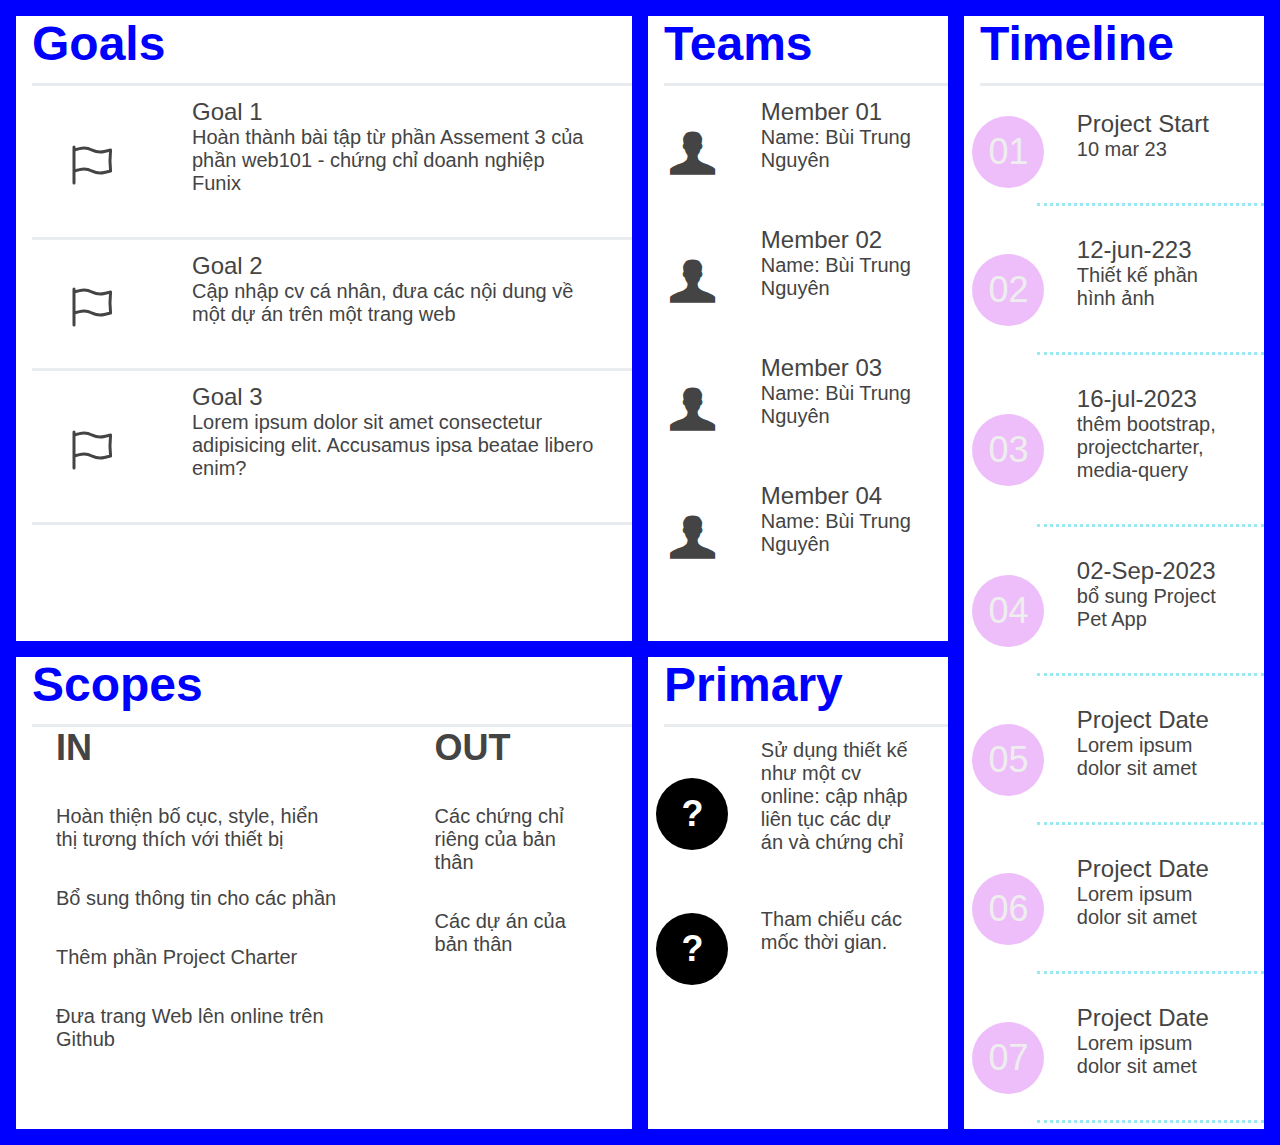
<file: digital-cv.html>
<!DOCTYPE html>
<html lang="en">
  <head>
    <meta charset="UTF-8" />
    <meta http-equiv="X-UA-Compatible" content="IE=edge" />
    <meta name="viewport" content="width=device-width, initial-scale=1.0" />
    <link
      href="https://cdn.jsdelivr.net/npm/bootstrap@5.1.3/dist/css/bootstrap.min.css"
      rel="stylesheet"
      integrity="sha384-1BmE4kWBq78iYhFldvKuhfTAU6auU8tT94WrHftjDbrCEXSU1oBoqyl2QvZ6jIW3"
      crossorigin="anonymous"
    />
    <link
      rel="canonical"
      href="https://getbootstrap.com/docs/5.1/examples/carousel/"
    />
    <link rel="stylesheet" href="./css/digital-cv.css" />
    <link rel="stylesheet" href="./css/font.css" />
  </head>
  <body>
    <section class="grid-container">
      <!--phần goal:-->
      <div id="goals">
        <h1 class="title-part">Goals</h1>
        <!--một phần nội dung-->
        <div class="subtitle-part">
          <div class="center-flag">
            <svg
              xmlns="http://www.w3.org/2000/svg"
              fill="none"
              viewBox="0 0 24 24"
              stroke-width="1.5"
              stroke="currentColor"
              class="icon-flag"
            >
              <path
                stroke-linecap="round"
                stroke-linejoin="round"
                d="M3 3v1.5M3 21v-6m0 0l2.77-.693a9 9 0 016.208.682l.108.054a9 9 0 006.086.71l3.114-.732a48.524 48.524 0 01-.005-10.499l-3.11.732a9 9 0 01-6.085-.711l-.108-.054a9 9 0 00-6.208-.682L3 4.5M3 15V4.5"
              />
            </svg>
          </div>
          <span>
            <ul>
              <li class="h2">Goal 1</li>
              <li class="content-goal">
                Hoàn thành bài tập từ phần Assement 3 của phần web101 - chứng
                chỉ doanh nghiệp Funix
              </li>
            </ul></span
          >
        </div>
        <!--kết thúc một phần nội dung-->
        <!--một phần nội dung-->
        <div class="subtitle-part">
          <div class="center-flag">
            <svg
              xmlns="http://www.w3.org/2000/svg"
              fill="none"
              viewBox="0 0 24 24"
              stroke-width="1.5"
              stroke="currentColor"
              class="icon-flag"
            >
              <path
                stroke-linecap="round"
                stroke-linejoin="round"
                d="M3 3v1.5M3 21v-6m0 0l2.77-.693a9 9 0 016.208.682l.108.054a9 9 0 006.086.71l3.114-.732a48.524 48.524 0 01-.005-10.499l-3.11.732a9 9 0 01-6.085-.711l-.108-.054a9 9 0 00-6.208-.682L3 4.5M3 15V4.5"
              />
            </svg>
          </div>
          <span>
            <ul>
              <li class="h2">Goal 2</li>
              <li class="content-goal">
                Cập nhập cv cá nhân, đưa các nội dung về một dự án trên một
                trang web
              </li>
            </ul></span
          >
        </div>
        <!--kết thúc một phần nội dung-->
        <!--một phần nội dung-->
        <div class="subtitle-part d-none">
          <div class="center-flag">
            <svg
              xmlns="http://www.w3.org/2000/svg"
              fill="none"
              viewBox="0 0 24 24"
              stroke-width="1.5"
              stroke="currentColor"
              class="icon-flag"
            >
              <path
                stroke-linecap="round"
                stroke-linejoin="round"
                d="M3 3v1.5M3 21v-6m0 0l2.77-.693a9 9 0 016.208.682l.108.054a9 9 0 006.086.71l3.114-.732a48.524 48.524 0 01-.005-10.499l-3.11.732a9 9 0 01-6.085-.711l-.108-.054a9 9 0 00-6.208-.682L3 4.5M3 15V4.5"
              />
            </svg>
          </div>
          <span>
            <ul>
              <li class="h2" >Goal 3</li>
              <li class="content-goal">
                Lorem ipsum dolor sit amet consectetur adipisicing elit.
                Accusamus ipsa beatae libero enim?
              </li>
            </ul></span
          >
        </div>
        <!--kết thúc một phần nội dung-->
      </div>
      <!--kết thúc container của goal-->

      <!--phần team:-->
      <div id="team">
        <h1 class="title-part">Teams</h1>
        <!--một phần nội dung-->
        <div class="subtitle-part-2">
          <div class="center-flag">
            <i class="icon-user-1 icon-font"></i>
          </div>
          <span>
            <ul>
              <li class="h2">Member 01</li>
              <li class="content-goal">Name: Bùi Trung Nguyên</li>
            </ul></span
          >
        </div>
        <!--kết thúc phần nội dung member 1-->
        <!--một phần nội dung-->
        <div class="subtitle-part-2 d-none">
          <div class="center-flag">
            <i class="icon-user-1 icon-font"></i>
          </div>
          <span>
            <ul>
              <li class="h2">Member 02</li>
              <li class="content-goal">Name: Bùi Trung Nguyên</li>
            </ul></span
          >
        </div>
        <!--kết thúc phần nội dung member 2-->
        <!--một phần nội dung-->
        <div class="subtitle-part-2 d-none">
          <div class="center-flag">
            <i class="icon-user-1 icon-font"></i>
          </div>
          <span>
            <ul>
              <li class="h2">Member 03</li>
              <li class="content-goal">Name: Bùi Trung Nguyên</li>
            </ul></span
          >
        </div>
        <!--kết thúc phần nội dung member 3-->
        <!--một phần nội dung-->
        <div class="subtitle-part-2 d-none">
          <div class="center-flag">
            <i class="icon-user-1 icon-font"></i>
          </div>
          <span>
            <ul>
              <li class="h2">Member 04</li>
              <li class="content-goal">Name: Bùi Trung Nguyên</li>
            </ul></span
          >
        </div>
        <!--kết thúc phần nội dung member 4-->
      </div>
      <!--kết thúc container của teams-->

      <!--phần timeline:-->
      <div id="timeline">
        <h1 class="title-part">Timeline</h1>
        <!--một phần nội dung-->
        <div class="subtitle-part-2">
          <div class="center-flag">
            <a href="#" class="pag-number">01</a>
          </div>
          <span class="border-for-every-in-timeline">
            <ul>
              <li class="h2">Project Start</li>
              <li class="content-goal">10 mar 23</li>
            </ul></span
          >
        </div>
        <!--kết thúc phần nội dung timeline 1--><!--một phần nội dung-->
        <div class="subtitle-part-2">
          <div class="center-flag">
            <a href="#" class="pag-number">02</a>
          </div>
          <span class="border-for-every-in-timeline">
            <ul>
              <li class="h2">12-jun-223</li>
              <li class="content-goal">Thiết kế phần hình ảnh</li>
            </ul></span
          >
        </div>
        <!--kết thúc phần nội dung timeline 2-->
        <!--một phần nội dung-->
        <div class="subtitle-part-2">
          <div class="center-flag">
            <a href="#" class="pag-number">03</a>
          </div>
          <span class="border-for-every-in-timeline">
            <ul>
              <li class="h2">16-jul-2023</li>
              <li class="content-goal">thêm bootstrap, projectcharter, media-query </li>
            </ul></span
          >
        </div>
        <!--kết thúc phần nội dung timeline 3-->
        <!--một phần nội dung-->
        <div class="subtitle-part-2">
          <div class="center-flag">
            <a href="#" class="pag-number">04</a>
          </div>
          <span class="border-for-every-in-timeline">
            <ul>
              <li class="h2">02-Sep-2023</li>
              <li class="content-goal">bổ sung Project Pet App</li>
            </ul></span
          >
        </div>
        <!--kết thúc phần nội dung timeline 4--><!--một phần nội dung-->
        <div class="subtitle-part-2 d-none">
          <div class="center-flag">
            <a href="#" class="pag-number">05</a>
          </div>
          <span class="border-for-every-in-timeline">
            <ul>
              <li class="h2">Project Date</li>
              <li class="content-goal">Lorem ipsum dolor sit amet</li>
            </ul></span
          >
        </div>
        <!--kết thúc phần nội dung timeline 5--><!--một phần nội dung-->
        <div class="subtitle-part-2 d-none">
          <div class="center-flag">
            <a href="#" class="pag-number">06</a>
          </div>
          <span class="border-for-every-in-timeline">
            <ul>
              <li class="h2">Project Date</li>
              <li class="content-goal">Lorem ipsum dolor sit amet</li>
            </ul></span
          >
        </div>
        <!--kết thúc phần nội dung timeline 6-->
        <!--một phần nội dung-->
        <div class="subtitle-part-2 d-none">
          <div class="center-flag">
            <a href="#" class="pag-number">07</a>
          </div>
          <span class="border-for-every-in-timeline">
            <ul>
              <li class="h2">Project Date</li>
              <li class="content-goal">Lorem ipsum dolor sit amet</li>
            </ul></span
          >
        </div>
        <!--kết thúc phần nội dung timeline 7-->
      </div>
      </div>
      <!--kết thúc container của timeline-->

            <!--phần Scopes:-->
            <div id="scope">
              <h1 class="title-part">Scopes</h1>
              <!--một phần nội dung-->
              <div class="scope-container">
              <div class="subtitle-part-3">
                
                <span>
                  <ul>
                    <li class="h1-5">IN</li>
                    <li class="content-goal">Hoàn thiện bố cục, style, hiển thị tương thích với thiết bị</li>
                    <li class="content-goal">Bổ sung thông tin cho các phần</li>
                    <li class="content-goal">Thêm phần Project Charter</li>
                    <li class="content-goal">Đưa trang Web lên online trên Github</li>
                  </ul></span
                ></div>
                <div class="subtitle-part-3">
                
                  <span>
                    <ul>
                      <li class="h1-5">OUT</li>
                      <li class="content-goal">Các chứng chỉ riêng của bản thân</li>
                      <li class="content-goal">Các dự án của bản thân</li>
                    </ul></span
                  ></div>
              </div>
              <!--kết thúc phần nội dung scope-->
              </div>
            <!--kết thúc container của Scopes-->
            <!--phần team:-->
            <div id="primary">
              <h1 class="title-part">Primary</h1>
              <!--một phần nội dung-->
              <div class="subtitle-part-2">
                <div class="center-flag">
                  <div class="center-flag">
                    <a href="#" class="pag-quest">?</a>
                  </div>
                </div>
                <span>
                  <ul>
                    <li class="content-goal">Sử dụng thiết kế như một cv online: cập nhập liên tục các dự án và chứng chỉ</li>
                  </ul></span
                >
              </div>
              <!--kết thúc phần nội dung primary 1-->
              <!--một phần nội dung-->
              <div class="subtitle-part-2">
                <div class="center-flag">
                  <div class="center-flag">
                    <a href="#" class="pag-quest">?</a>
                  </div>
                </div>
                <span>
                  <ul>
                    <li class="content-goal">Tham chiếu các mốc thời gian.</li>
                  </ul></span
                >
              </div>
              <!--kết thúc phần nội dung primary 2-->
            
             
            </div>
            <!--kết thúc container của Primary-->
      
    </section>
    <script
      src="https://cdn.jsdelivr.net/npm/bootstrap@5.1.3/dist/js/bootstrap.bundle.min.js"
      integrity="sha384-ka7Sk0Gln4gmtz2MlQnikT1wXgYsOg+OMhuP+IlRH9sENBO0LRn5q+8nbTov4+1p"
      crossorigin="anonymous"
    ></script>
  </body>
</html>
</file>
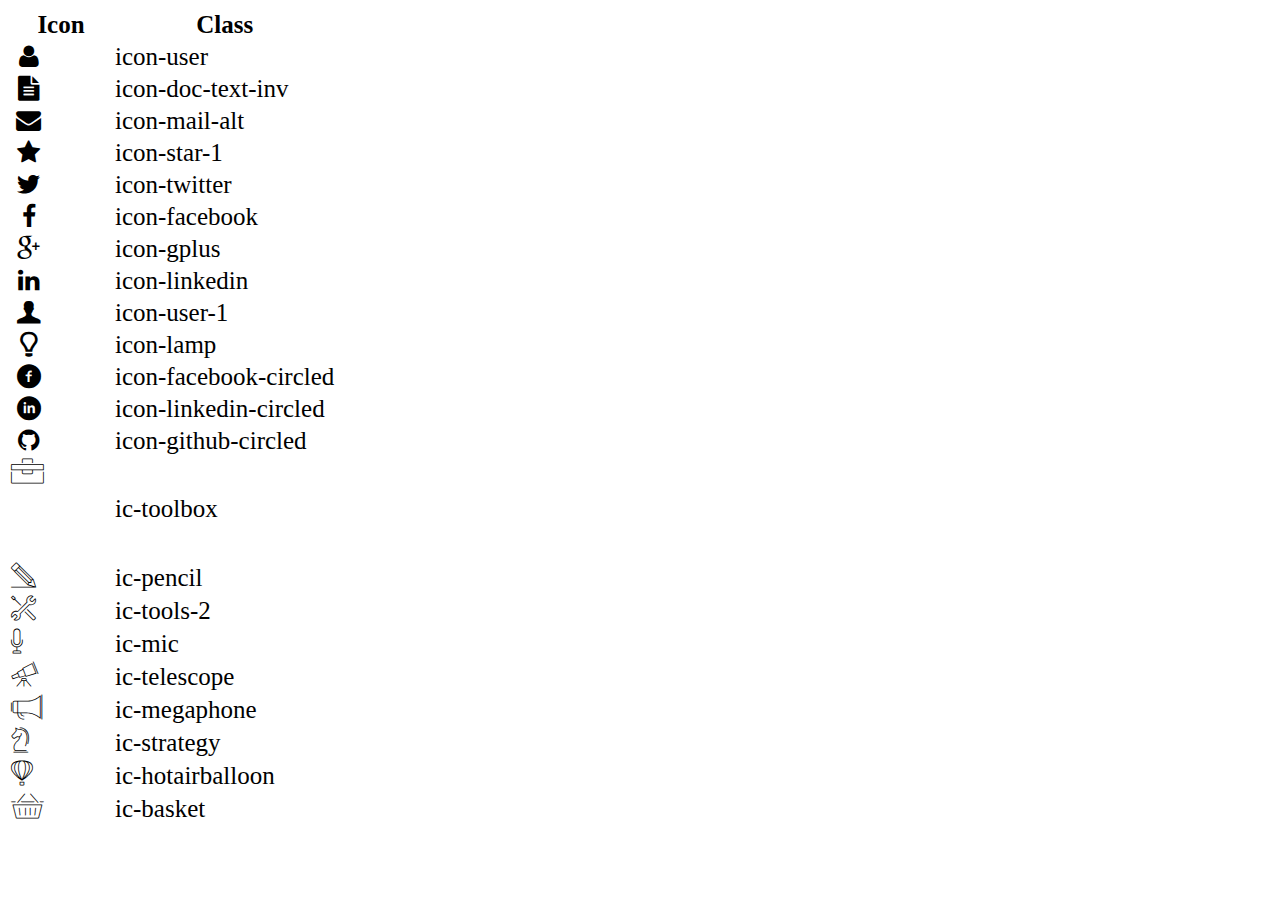
<file: icon-list.html>
<!DOCTYPE html>
<html lang="en">

<head>
    <meta charset="UTF-8">
    <meta http-equiv="X-UA-Compatible" content="IE=edge">
    <meta name="viewport" content="width=device-width, initial-scale=1.0">
    <link rel="stylesheet" href="css/font.css">
    <title>Icon List</title>
</head>

<body>
    <table style="font-size: 25px;">
        <thead>
            <tr>
                <th>Icon</th>
                <th>Class</th>
            </tr>
        </thead>
        <tbody>
            <tr>
                <td><i class="icon-user"></i></td>
                <td>icon-user</td>
            </tr>
            <tr>
                <td><i class="icon-doc-text-inv"></i></td>
                <td>icon-doc-text-inv</td>
            </tr>
            <tr>
                <td><i class="icon-mail-alt"></i></td>
                <td>icon-mail-alt</td>
            </tr>
            <tr>
                <td><i class="icon-star-1"></i></td>
                <td>icon-star-1</td>
            </tr>
            <tr>
                <td><i class="icon-twitter"></i></td>
                <td>icon-twitter</td>
            </tr>
            <tr>
                <td><i class="icon-facebook"></i></td>
                <td>icon-facebook</td>
            </tr>
            <tr>
                <td><i class="icon-gplus"></i></td>
                <td>icon-gplus</td>
            </tr>
            <tr>
                <td><i class="icon-linkedin"></i></td>
                <td>icon-linkedin</td>
            </tr>
            <tr>
                <td><i class="icon-user-1"></i></td>
                <td>icon-user-1</td>
            </tr>
            <tr>
                <td><i class="icon-lamp"></i></td>
                <td>icon-lamp</td>
            </tr>
            <tr>
                <td><i class="icon-facebook-circled"></i></td>
                <td>icon-facebook-circled</td>
            </tr>
            <tr>
                <td><i class="icon-linkedin-circled"></i></td>
                <td>icon-linkedin-circled</td>
            </tr>
            <tr>
                <td><i class="icon-github-circled"></i></td>
                <td>icon-github-circled</td>
            </tr>
            <tr>
                <td><i class="ic-toolbox"></i></td>
                <td>ic-toolbox</td>
            </tr>
            <tr>
                <td><i class="ic-pencil"></i></td>
                <td>ic-pencil</td>
            </tr>
            <tr>
                <td><i class="ic-tools-2"></i></td>
                <td>ic-tools-2</td>
            </tr>

            <tr>
                <td><i class="ic-mic"></i></td>
                <td>ic-mic</td>
            </tr>
            <tr>
                <td><i class="ic-telescope"></i></td>
                <td>ic-telescope</td>
            </tr>
            <tr>
                <td><i class="ic-megaphone"></i></td>
                <td>ic-megaphone</td>
            </tr>
            <tr>
                <td><i class="ic-strategy"></i></td>
                <td>ic-strategy</td>
            </tr>
            <tr>
                <td><i class="ic-hotairballoon"></i></td>
                <td>ic-hotairballoon</td>
            </tr>
            <tr>
                <td><i class="ic-basket"></i></td>
                <td>ic-basket</td>
            </tr>
        </tbody>
    </table>
</body>

</html>
</file>
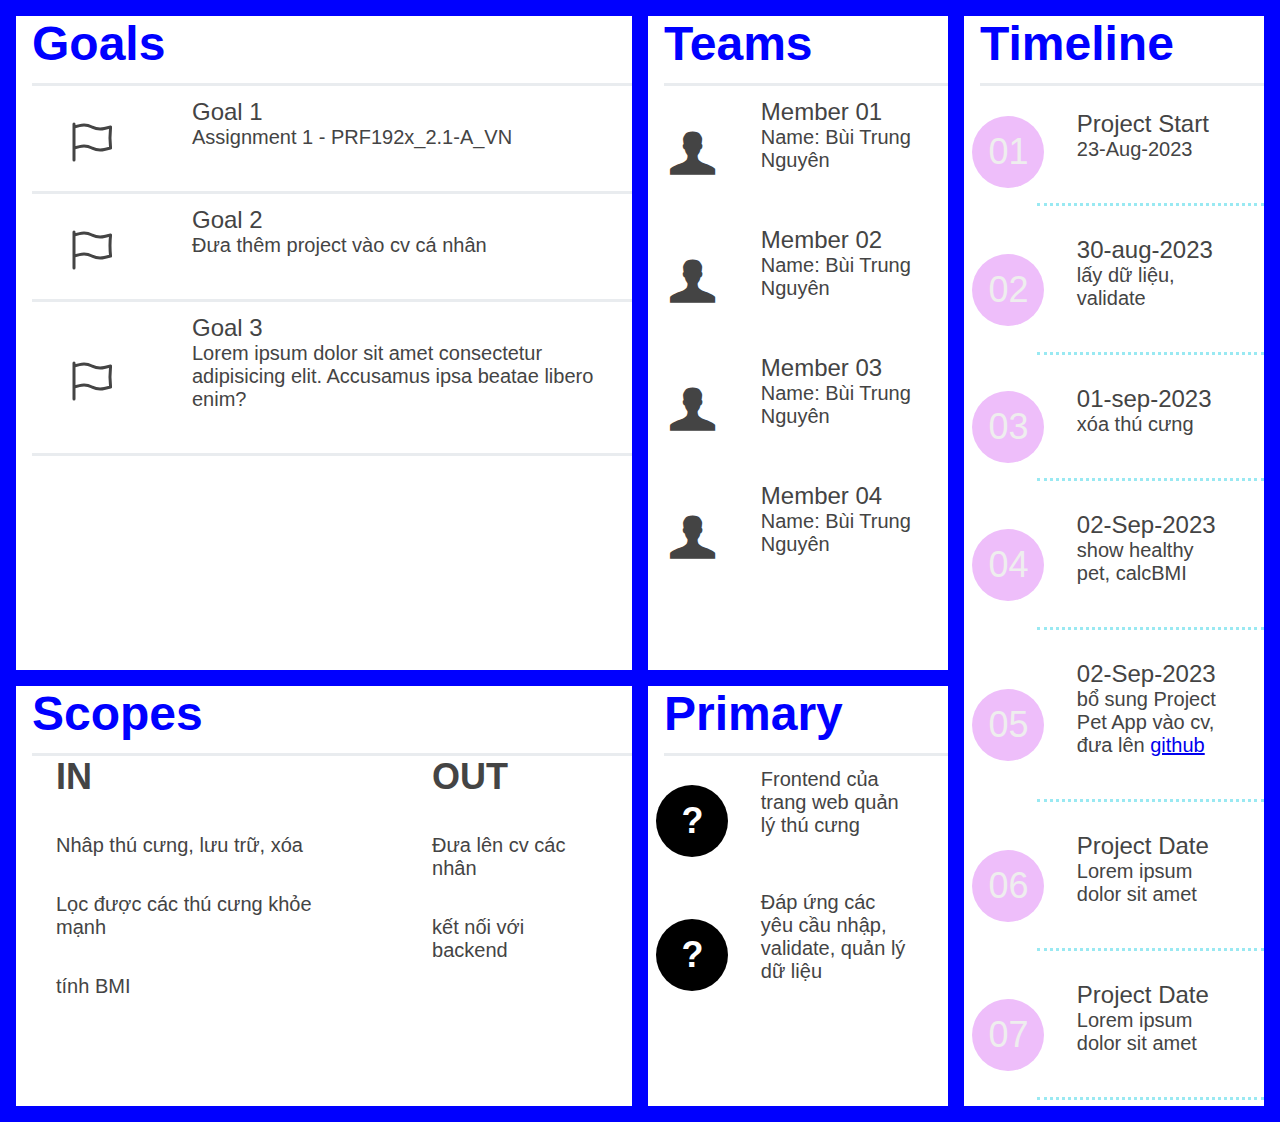
<file: Pet-App.html>
<!DOCTYPE html>
<html lang="en">
  <head>
    <meta charset="UTF-8" />
    <meta http-equiv="X-UA-Compatible" content="IE=edge" />
    <meta name="viewport" content="width=device-width, initial-scale=1.0" />
    <link
      href="https://cdn.jsdelivr.net/npm/bootstrap@5.1.3/dist/css/bootstrap.min.css"
      rel="stylesheet"
      integrity="sha384-1BmE4kWBq78iYhFldvKuhfTAU6auU8tT94WrHftjDbrCEXSU1oBoqyl2QvZ6jIW3"
      crossorigin="anonymous"
    />
    <link
      rel="canonical"
      href="https://getbootstrap.com/docs/5.1/examples/carousel/"
    />
    <link rel="stylesheet" href="./css/digital-cv.css" />
    <link rel="stylesheet" href="./css/font.css" />
  </head>
  <body>
    <section class="grid-container">
      <!--phần goal:-->
      <div id="goals">
        <h1 class="title-part">Goals</h1>
        <!--một phần nội dung-->
        <div class="subtitle-part">
          <div class="center-flag">
            <svg
              xmlns="http://www.w3.org/2000/svg"
              fill="none"
              viewBox="0 0 24 24"
              stroke-width="1.5"
              stroke="currentColor"
              class="icon-flag"
            >
              <path
                stroke-linecap="round"
                stroke-linejoin="round"
                d="M3 3v1.5M3 21v-6m0 0l2.77-.693a9 9 0 016.208.682l.108.054a9 9 0 006.086.71l3.114-.732a48.524 48.524 0 01-.005-10.499l-3.11.732a9 9 0 01-6.085-.711l-.108-.054a9 9 0 00-6.208-.682L3 4.5M3 15V4.5"
              />
            </svg>
          </div>
          <span>
            <ul>
              <li class="h2">Goal 1</li>
              <li class="content-goal">
                Assignment 1 - PRF192x_2.1-A_VN
              </li>
            </ul></span
          >
        </div>
        <!--kết thúc một phần nội dung-->
        <!--một phần nội dung-->
        <div class="subtitle-part">
          <div class="center-flag">
            <svg
              xmlns="http://www.w3.org/2000/svg"
              fill="none"
              viewBox="0 0 24 24"
              stroke-width="1.5"
              stroke="currentColor"
              class="icon-flag"
            >
              <path
                stroke-linecap="round"
                stroke-linejoin="round"
                d="M3 3v1.5M3 21v-6m0 0l2.77-.693a9 9 0 016.208.682l.108.054a9 9 0 006.086.71l3.114-.732a48.524 48.524 0 01-.005-10.499l-3.11.732a9 9 0 01-6.085-.711l-.108-.054a9 9 0 00-6.208-.682L3 4.5M3 15V4.5"
              />
            </svg>
          </div>
          <span>
            <ul>
              <li class="h2">Goal 2</li>
              <li class="content-goal">
                Đưa thêm project vào cv cá nhân
              </li>
            </ul></span
          >
        </div>
        <!--kết thúc một phần nội dung-->
        <!--một phần nội dung-->
        <div class="subtitle-part d-none">
          <div class="center-flag">
            <svg
              xmlns="http://www.w3.org/2000/svg"
              fill="none"
              viewBox="0 0 24 24"
              stroke-width="1.5"
              stroke="currentColor"
              class="icon-flag"
            >
              <path
                stroke-linecap="round"
                stroke-linejoin="round"
                d="M3 3v1.5M3 21v-6m0 0l2.77-.693a9 9 0 016.208.682l.108.054a9 9 0 006.086.71l3.114-.732a48.524 48.524 0 01-.005-10.499l-3.11.732a9 9 0 01-6.085-.711l-.108-.054a9 9 0 00-6.208-.682L3 4.5M3 15V4.5"
              />
            </svg>
          </div>
          <span>
            <ul>
              <li class="h2" >Goal 3</li>
              <li class="content-goal">
                Lorem ipsum dolor sit amet consectetur adipisicing elit.
                Accusamus ipsa beatae libero enim?
              </li>
            </ul></span
          >
        </div>
        <!--kết thúc một phần nội dung-->
      </div>
      <!--kết thúc container của goal-->

      <!--phần team:-->
      <div id="team">
        <h1 class="title-part">Teams</h1>
        <!--một phần nội dung-->
        <div class="subtitle-part-2">
          <div class="center-flag">
            <i class="icon-user-1 icon-font"></i>
          </div>
          <span>
            <ul>
              <li class="h2">Member 01</li>
              <li class="content-goal">Name: Bùi Trung Nguyên</li>
            </ul></span
          >
        </div>
        <!--kết thúc phần nội dung member 1-->
        <!--một phần nội dung-->
        <div class="subtitle-part-2 d-none">
          <div class="center-flag">
            <i class="icon-user-1 icon-font"></i>
          </div>
          <span>
            <ul>
              <li class="h2">Member 02</li>
              <li class="content-goal">Name: Bùi Trung Nguyên</li>
            </ul></span
          >
        </div>
        <!--kết thúc phần nội dung member 2-->
        <!--một phần nội dung-->
        <div class="subtitle-part-2 d-none">
          <div class="center-flag">
            <i class="icon-user-1 icon-font"></i>
          </div>
          <span>
            <ul>
              <li class="h2">Member 03</li>
              <li class="content-goal">Name: Bùi Trung Nguyên</li>
            </ul></span
          >
        </div>
        <!--kết thúc phần nội dung member 3-->
        <!--một phần nội dung-->
        <div class="subtitle-part-2 d-none">
          <div class="center-flag">
            <i class="icon-user-1 icon-font"></i>
          </div>
          <span>
            <ul>
              <li class="h2">Member 04</li>
              <li class="content-goal">Name: Bùi Trung Nguyên</li>
            </ul></span
          >
        </div>
        <!--kết thúc phần nội dung member 4-->
      </div>
      <!--kết thúc container của teams-->

      <!--phần timeline:-->
      <div id="timeline">
        <h1 class="title-part">Timeline</h1>
        <!--một phần nội dung-->
        <div class="subtitle-part-2">
          <div class="center-flag">
            <a href="#" class="pag-number">01</a>
          </div>
          <span class="border-for-every-in-timeline">
            <ul>
              <li class="h2">Project Start</li>
              <li class="content-goal">23-Aug-2023</li>
            </ul></span
          >
        </div>
        <!--kết thúc phần nội dung timeline 1--><!--một phần nội dung-->
        <div class="subtitle-part-2">
          <div class="center-flag">
            <a href="#" class="pag-number">02</a>
          </div>
          <span class="border-for-every-in-timeline">
            <ul>
              <li class="h2">30-aug-2023</li>
              <li class="content-goal">lấy dữ liệu, validate</li>
            </ul></span
          >
        </div>
        <!--kết thúc phần nội dung timeline 2-->
        <!--một phần nội dung-->
        <div class="subtitle-part-2">
          <div class="center-flag">
            <a href="#" class="pag-number">03</a>
          </div>
          <span class="border-for-every-in-timeline">
            <ul>
              <li class="h2">01-sep-2023</li>
              <li class="content-goal">xóa thú cưng</li>
            </ul></span
          >
        </div>
        <!--kết thúc phần nội dung timeline 3-->
        <!--một phần nội dung-->
        <div class="subtitle-part-2">
          <div class="center-flag">
            <a href="#" class="pag-number">04</a>
          </div>
          <span class="border-for-every-in-timeline">
            <ul>
              <li class="h2">02-Sep-2023</li>
              <li class="content-goal">show healthy pet, calcBMI</li>
            </ul></span
          >
        </div>
        <!--kết thúc phần nội dung timeline 4--><!--một phần nội dung-->
        <div class="subtitle-part-2">
          <div class="center-flag">
            <a href="#" class="pag-number">05</a>
          </div>
          <span class="border-for-every-in-timeline">
            <ul>
              <li class="h2">02-Sep-2023</li>
              <li class="content-goal">bổ sung Project Pet App vào cv, đưa lên <a href="https://saturnzen.github.io/PetApp/">github</a></li>
            </ul></span
          >
        </div>
        <!--kết thúc phần nội dung timeline 5--><!--một phần nội dung-->
        <div class="subtitle-part-2 d-none">
          <div class="center-flag">
            <a href="#" class="pag-number">06</a>
          </div>
          <span class="border-for-every-in-timeline">
            <ul>
              <li class="h2">Project Date</li>
              <li class="content-goal">Lorem ipsum dolor sit amet</li>
            </ul></span
          >
        </div>
        <!--kết thúc phần nội dung timeline 6-->
        <!--một phần nội dung-->
        <div class="subtitle-part-2 d-none">
          <div class="center-flag">
            <a href="#" class="pag-number">07</a>
          </div>
          <span class="border-for-every-in-timeline">
            <ul>
              <li class="h2">Project Date</li>
              <li class="content-goal">Lorem ipsum dolor sit amet</li>
            </ul></span
          >
        </div>
        <!--kết thúc phần nội dung timeline 7-->
      </div>
      </div>
      <!--kết thúc container của timeline-->

            <!--phần Scopes:-->
            <div id="scope">
              <h1 class="title-part">Scopes</h1>
              <!--một phần nội dung-->
              <div class="scope-container">
              <div class="subtitle-part-3">
                
                <span>
                  <ul>
                    <li class="h1-5">IN</li>
                    <li class="content-goal">Nhâp thú cưng, lưu trữ, xóa</li>
                    <li class="content-goal">Lọc được các thú cưng khỏe mạnh</li>
                    <li class="content-goal">tính BMI</li>
                  </ul></span
                ></div>
                <div class="subtitle-part-3">
                
                  <span>
                    <ul>
                      <li class="h1-5">OUT</li>
                      <li class="content-goal">Đưa lên cv các nhân</li>
                      <li class="content-goal">kết nối với backend</li>
                    </ul></span
                  ></div>
              </div>
              <!--kết thúc phần nội dung scope-->
              </div>
            <!--kết thúc container của Scopes-->
            <!--phần team:-->
            <div id="primary">
              <h1 class="title-part">Primary</h1>
              <!--một phần nội dung-->
              <div class="subtitle-part-2">
                <div class="center-flag">
                  <div class="center-flag">
                    <a href="#" class="pag-quest">?</a>
                  </div>
                </div>
                <span>
                  <ul>
                    <li class="content-goal">Frontend của trang web quản lý thú cưng</li>
                  </ul></span
                >
              </div>
              <!--kết thúc phần nội dung primary 1-->
              <!--một phần nội dung-->
              <div class="subtitle-part-2">
                <div class="center-flag">
                  <div class="center-flag">
                    <a href="#" class="pag-quest">?</a>
                  </div>
                </div>
                <span>
                  <ul>
                    <li class="content-goal">Đáp ứng các yêu cầu nhập, validate, quản lý dữ liệu</li>
                  </ul></span
                >
              </div>
              <!--kết thúc phần nội dung primary 2-->
            
             
            </div>
            <!--kết thúc container của Primary-->
      
    </section>
    <script
      src="https://cdn.jsdelivr.net/npm/bootstrap@5.1.3/dist/js/bootstrap.bundle.min.js"
      integrity="sha384-ka7Sk0Gln4gmtz2MlQnikT1wXgYsOg+OMhuP+IlRH9sENBO0LRn5q+8nbTov4+1p"
      crossorigin="anonymous"
    ></script>
  </body>
</html>
</file>
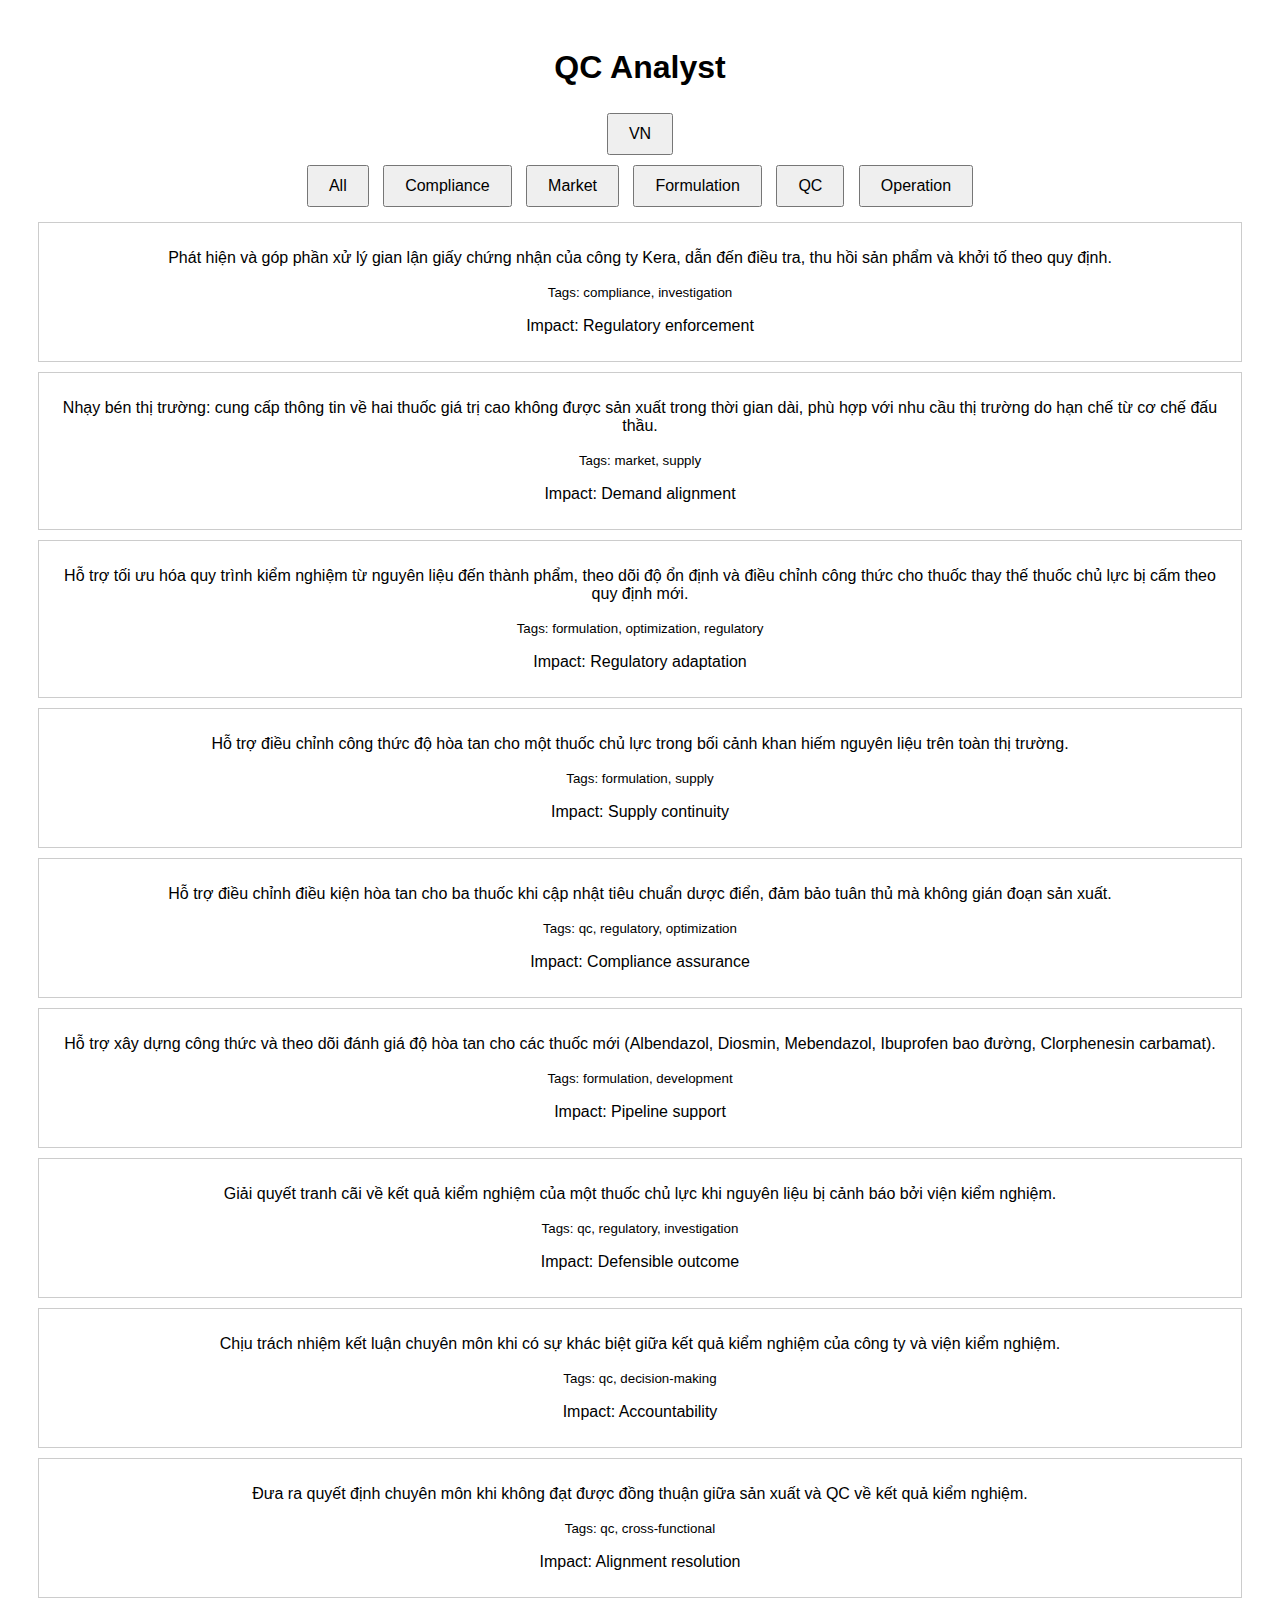
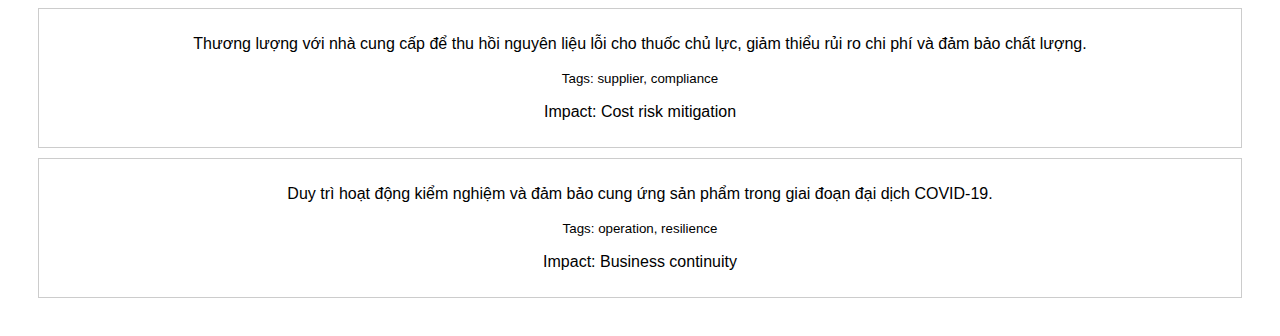
<file: QC_analyst.html>
<!DOCTYPE html>
<html lang="en">
<head>
<meta charset="UTF-8">
<meta name="viewport" content="width=device-width, initial-scale=1.0">

<title>QC Analyst</title>

<style>
  body { font-family: sans-serif; text-align: center; padding: 20px; }
  .opened { background-color: #eee; cursor: default; }
  .buttons { margin-top: 20px; }
  button { margin: 5px; padding: 10px 20px; font-size: 16px; }
  table { margin: 20px auto; border-collapse: collapse; }
  th, td { border: 1px solid #333; padding: 5px 10px; }
</style>
</head>
<body>

<h1>QC Analyst</h1>
<button id="langBtn">EN</button>
<div class="filters">
  <button onclick="filterByTag('all')">All</button>
  <button onclick="filterByTag('compliance')">Compliance</button>
  <button onclick="filterByTag('market')">Market</button>
  <button onclick="filterByTag('formulation')">Formulation</button>
  <button onclick="filterByTag('qc')">QC</button>
  <button onclick="filterByTag('operation')">Operation</button>
</div>
<div id="contentList"></div>

</body>
<script src="./scripts/lang.js"></script>

</html>
</file>
<file: css/digital-cv.css>
* {
  margin: 0px;
}
html {
  font-family: "RUbik", sans-serif;
  color: #444;
}
:root {
  --font-size-large: 24px;
  --devide-part-color: #e9ecef;
  --margin-title: 16px;
}
/*ngăn cách cho các phần trong project date*/
.border-for-every-in-timeline {
  border-bottom: dotted #99e9f2;
  padding-bottom: 6px;
  margin-top: 12px;
}
/*vị trí cho nội dung lorem*/
.content-goal {
  font-size: 20px;
  margin-right: 36px;
  margin-bottom: 36px;
}

/*căn các icon vô giữa container của nó*/
.center-flag {
  display: grid;
  align-self: center;
  justify-content: center;
  transform: translate(-50% -50%);
}
#goals,
#scope,
#team,
#primary,
#timeline {
  border: solid blue;
  border-width: 8px;
}
/*chứa nội dung */
.grid-container {
  border: solid blue;
  border-width: 8px;
  display: grid;
  grid-template-columns: 50% 25% 25%;
  grid-template-rows: repeat(2, auto);
  font-size: var(--font-size-large);
}

.h1-5 {
  font-size: 36px;
  font-weight: bold;
  margin-bottom: 36px;
}
.h2 {
  font-size: 24px;
}
/*icon lấy từ font-icon do bài tập cung cấp*/
.icon-user-1 {
  font-size: 48px;
}
/*icon lấy từ heroicons*/
.icon-flag {
  width: 48px;
  height: 48px;
}
/*icon trong phần primary*/
.icon-quest {
  width: 48px;
  height: 48px;
  filter: invert(100%);
}

li {
  list-style-type: none;
}

/*chỉnh sửa icon chứa số trong phần Timeline*/
.pag-number {
  font-size: 36px;
  color: #000;
  /*màu cho số*/
  background-color: #eebefa;
  border-radius: 50%;
  height: 72px;
  width: 72px;
}

.pag-number:link,
.pag-number:visited {
  font-size: 36px;
  color: #eee;
  text-decoration: none;
  height: 72px;
  width: 72px;
  border-radius: 50%;
  display: flex;
  align-items: center;
  justify-content: center;
}

/*chỉnh sửa icon chứa dấu hỏi chấm trong phần Timeline*/
.pag-quest {
  font-size: 36px;
  color: #000;
  font-weight: bold;
  /*màu cho số*/
  background-color: black;
  border-radius: 50%;
  height: 72px;
  width: 72px;
}

.pag-quest:link,
.pag-quest:visited {
  font-size: 36px;
  color: white;
  text-decoration: none;
  height: 72px;
  width: 72px;
  border-radius: 50%;
  display: flex;
  align-items: center;
  justify-content: center;
}
/*chia nội dung trong scpope thành 2 cột*/
.scope-container {
  display: flex;
  grid-template-columns: 50% 50%;
  gap: 18px;
}
/*chứa một phần nội dung gồm icon, goal, text*/
.subtitle-part {
  display: grid;
  grid-template-columns: 20% 80%;
  border-bottom: solid var(--devide-part-color);
  padding-bottom: 6px;
  margin-left: var(--margin-title);
  margin-top: 12px;
}
/*chừa chỗ như trong bài*/
.subtitle-part:last-child {
  margin-bottom: 36px;
}

/*các phần teams, primary, scope không có border chia
các phần nhỏ */
.subtitle-part-2 {
  display: grid;
  grid-template-columns: 20% 80%;
  padding-bottom: 6px;
  margin-left: var(--margin-title);
  margin-top: 12px;
}
/*chỉnh lại container cho phần Scopes do không có icon */
.subtitle-part-2 {
  display: grid;
  grid-template-columns: 20% 80%;
  padding-bottom: 6px;
  margin-left: var(--margin-title);
  margin-top: 12px;
}
/*tựa đề chính như Goals, Scope*/
.title-part {
  color: blue;
  padding-bottom: 12px;
  border-bottom: solid var(--devide-part-color);
  margin-left: var(--margin-title);
}

/*span time line lên 2 dòng*/
#timeline {
  grid-column: 3;
  grid-row: 1/3;
}

@media only screen and (min-width: 414px) and (max-width: 768px) {
  /*chứa nội dung kiểu mobile */
  .grid-container {
    border: solid blue;
    border-width: 8px;
    display: flex;
    flex-direction: column;
  }

  /*chỉnh lại cách sắp xếp của scope*/
  .scope-container,
  .subtitle-part-2 {
    display: flex;
    flex-direction: column;
  }
  /*chỉnh sửa grid cho phần goal*/
  .subtitle-part {
    display: flex;
    flex-direction: column;
  }

  /*căn lề của số trong timeline về bên trái*/
  #timeline .center-flag {
    justify-content: start;
    align-self: flex-start;
    margin-left: 32px;
  }
  /*sắp xếp lại vị trí*/
  #goal {
    order: 1;
  }
  #scope {
    order: 2;
  }
  #team {
    order: 3;
  }
  #primary {
    order: 4;
  }
  #timeline {
    order: 5;
  }
}
@media (max-width: 414px) {
  /*chứa nội dung kiểu mobile */
  .grid-container {
    border: solid blue;
    border-width: 8px;
    display: flex;
    flex-direction: column;
  }
  /*căn lề của số trong timeline về bên trái*/
  #timeline .center-flag {
    justify-content: start;
    align-self: flex-start;
    margin-left: 32px;
  }
  /*chỉnh lại cách sắp xếp của scope*/
  .scope-container,
  .subtitle-part-2 {
    display: flex;
    flex-direction: column;
  }

  /*chỉnh sửa grid cho phần goal*/
  .subtitle-part {
    display: flex;
    flex-direction: column;
  }

  /*sắp xếp lại vị trí*/
  #goal {
    order: 1;
  }
  #scope {
    order: 2;
  }
  #team {
    order: 3;
  }
  #primary {
    order: 4;
  }
  #timeline {
    order: 5;
  }
}
</file>
<file: css/font.css>
@font-face {
  font-family: "open_sanslight";
  src: url("../fonts/OpenSans-Light-webfont.eot");
  src: url("../fonts/OpenSans-Light-webfont.eot#iefix")
      format("embedded-opentype"),
    url("../fonts/OpenSans-Light-webfont.woff") format("woff"),
    url("../fonts/OpenSans-Light-webfont.ttf") format("truetype"),
    url("../fonts/OpenSans-Light-webfont.svg#open_sanslight") format("svg");
  font-weight: normal;
  font-style: normal;
}

@font-face {
  font-family: "open_sansitalic";
  src: url("../fonts/OpenSans-Italic-webfont.eot");
  src: url("../fonts/OpenSans-Italic-webfont.eot#iefix")
      format("embedded-opentype"),
    url("../fonts/OpenSans-Italic-webfont.woff") format("woff"),
    url("../fonts/OpenSans-Italic-webfont.ttf") format("truetype"),
    url("../fonts/OpenSans-Italic-webfont.svg#open_sansitalic") format("svg");
  font-weight: normal;
  font-style: normal;
}

@font-face {
  font-family: "open_sanssemibold";
  src: url("../fonts/OpenSans-Semibold-webfont.eot");
  src: url("../fonts/OpenSans-Semibold-webfont.eot#iefix")
      format("embedded-opentype"),
    url("../fonts/OpenSans-Semibold-webfont.woff") format("woff"),
    url("../fonts/OpenSans-Semibold-webfont.ttf") format("truetype"),
    url("../fonts/OpenSans-Semibold-webfont.svg#open_sanssemibold")
      format("svg");
  font-weight: normal;
  font-style: normal;
}

@font-face {
  font-family: "open_sanslight_italic";
  src: url("../fonts/OpenSans-LightItalic-webfont.eot");
  src: url("../fonts/OpenSans-LightItalic-webfont.eot#iefix")
      format("embedded-opentype"),
    url("../fonts/OpenSans-LightItalic-webfont.woff") format("woff"),
    url("../fonts/OpenSans-LightItalic-webfont.ttf") format("truetype"),
    url("../fonts/OpenSans-LightItalic-webfont.svg#open_sanslight_italic")
      format("svg");
  font-weight: normal;
  font-style: normal;
}

@font-face {
  font-family: "open_sansregular";
  src: url("../fonts/OpenSans-Regular-webfont.eot");
  src: url("../fonts/OpenSans-Regular-webfont.eot#iefix")
      format("embedded-opentype"),
    url("../fonts/OpenSans-Regular-webfont.woff") format("woff"),
    url("../fonts/OpenSans-Regular-webfont.ttf") format("truetype"),
    url("../fonts/OpenSans-Regular-webfont.svg#open_sansregular") format("svg");
  font-weight: normal;
  font-style: normal;
}

@font-face {
  font-family: "fontello";
  src: url("../fonts/fontello.eot");
  src: url("../fonts/fontello.eot#iefix") format("embedded-opentype"),
    url("../fonts/fontello.woff") format("woff"),
    url("../fonts/fontello.ttf") format("truetype"),
    url("../fonts/fontello.svg#fontello") format("svg");
  font-weight: normal;
  font-style: normal;
}

[class^="icon-"]:before,
[class*=" icon-"]:before {
  font-family: "fontello";
  font-style: normal;
  font-weight: normal;
  speak: none;

  display: inline-block;
  text-decoration: inherit;
  width: 1em;
  margin-right: 0.2em;
  text-align: center;
  /* opacity: .8; */

  /* For safety - reset parent styles, that can break glyph codes*/
  font-variant: normal;
  text-transform: none;

  /* fix buttons height, for twitter bootstrap */
  line-height: 1em;

  /* Animation center compensation - margins should be symmetric */
  /* remove if not needed */
  margin-left: 0.2em;

  /* you can be more comfortable with increased icons size */
  /* font-size: 120%; */

  /* Font smoothing. That was taken from TWBS */
  -webkit-font-smoothing: antialiased;
  -moz-osx-font-smoothing: grayscale;

  /* Uncomment for 3D effect */
  /* text-shadow: 1px 1px 1px rgba(127, 127, 127, 0.3); */
}

.icon-emo-happy:before {
  content: "\e800";
}

/* '' */
.icon-emo-wink:before {
  content: "\e801";
}

/* '' */
.icon-emo-wink2:before {
  content: "\e802";
}

/* '' */
.icon-emo-unhappy:before {
  content: "\e803";
}

/* '' */
.icon-emo-sleep:before {
  content: "\e804";
}

/* '' */
.icon-emo-thumbsup:before {
  content: "\e805";
}

/* '' */
.icon-emo-devil:before {
  content: "\e806";
}

/* '' */
.icon-emo-surprised:before {
  content: "\e807";
}

/* '' */
.icon-emo-tongue:before {
  content: "\e808";
}

/* '' */
.icon-emo-coffee:before {
  content: "\e809";
}

/* '' */
.icon-emo-sunglasses:before {
  content: "\e80a";
}

/* '' */
.icon-emo-displeased:before {
  content: "\e80b";
}

/* '' */
.icon-emo-beer:before {
  content: "\e80c";
}

/* '' */
.icon-emo-grin:before {
  content: "\e80d";
}

/* '' */
.icon-emo-angry:before {
  content: "\e80e";
}

/* '' */
.icon-emo-saint:before {
  content: "\e80f";
}

/* '' */
.icon-emo-cry:before {
  content: "\e810";
}

/* '' */
.icon-emo-shoot:before {
  content: "\e811";
}

/* '' */
.icon-emo-squint:before {
  content: "\e812";
}

/* '' */
.icon-emo-laugh:before {
  content: "\e813";
}

/* '' */
.icon-spin1:before {
  content: "\e814";
}

/* '' */
.icon-spin2:before {
  content: "\e815";
}

/* '' */
.icon-spin3:before {
  content: "\e816";
}

/* '' */
.icon-spin4:before {
  content: "\e817";
}

/* '' */
.icon-spin5:before {
  content: "\e818";
}

/* '' */
.icon-spin6:before {
  content: "\e819";
}

/* '' */
.icon-firefox:before {
  content: "\e81a";
}

/* '' */
.icon-chrome:before {
  content: "\e81b";
}

/* '' */
.icon-opera:before {
  content: "\e81c";
}

/* '' */
.icon-ie:before {
  content: "\e81d";
}

/* '' */
.icon-crown:before {
  content: "\e81e";
}

/* '' */
.icon-crown-plus:before {
  content: "\e81f";
}

/* '' */
.icon-crown-minus:before {
  content: "\e820";
}

/* '' */
.icon-marquee:before {
  content: "\e821";
}

/* '' */
.icon-glass:before {
  content: "\e822";
}

/* '' */
.icon-music:before {
  content: "\e823";
}

/* '' */
.icon-search:before {
  content: "\e824";
}

/* '' */
.icon-mail:before {
  content: "\e825";
}

/* '' */
.icon-mail-alt:before {
  content: "\e826";
}

/* '' */
.icon-mail-squared:before {
  content: "\e827";
}

/* '' */
.icon-heart:before {
  content: "\e828";
}

/* '' */
.icon-heart-empty:before {
  content: "\e829";
}

/* '' */
.icon-star-1:before {
  content: "\e82a";
}

/* '' */
.icon-star-empty-1:before {
  content: "\e82b";
}

/* '' */
.icon-star-half:before {
  content: "\e82c";
}

/* '' */
.icon-star-half-alt:before {
  content: "\e82d";
}

/* '' */
.icon-user:before {
  content: "\e82e";
}

/* '' */
.icon-user-plus:before {
  content: "\e82f";
}

/* '' */
.icon-user-times:before {
  content: "\e830";
}

/* '' */
.icon-users:before {
  content: "\e831";
}

/* '' */
.icon-male:before {
  content: "\e832";
}

/* '' */
.icon-female:before {
  content: "\e833";
}

/* '' */
.icon-child:before {
  content: "\e834";
}

/* '' */
.icon-user-secret:before {
  content: "\e835";
}

/* '' */
.icon-video:before {
  content: "\e836";
}

/* '' */
.icon-videocam:before {
  content: "\e837";
}

/* '' */
.icon-picture:before {
  content: "\e838";
}

/* '' */
.icon-camera:before {
  content: "\e839";
}

/* '' */
.icon-camera-alt:before {
  content: "\e83a";
}

/* '' */
.icon-th-large:before {
  content: "\e83b";
}

/* '' */
.icon-th:before {
  content: "\e83c";
}

/* '' */
.icon-th-list:before {
  content: "\e83d";
}

/* '' */
.icon-ok:before {
  content: "\e83e";
}

/* '' */
.icon-ok-circled:before {
  content: "\e83f";
}

/* '' */
.icon-ok-circled2:before {
  content: "\e840";
}

/* '' */
.icon-ok-squared:before {
  content: "\e841";
}

/* '' */
.icon-cancel:before {
  content: "\e842";
}

/* '' */
.icon-cancel-circled:before {
  content: "\e843";
}

/* '' */
.icon-cancel-circled2:before {
  content: "\e844";
}

/* '' */
.icon-plus:before {
  content: "\e845";
}

/* '' */
.icon-plus-circled:before {
  content: "\e846";
}

/* '' */
.icon-plus-squared:before {
  content: "\e847";
}

/* '' */
.icon-plus-squared-alt:before {
  content: "\e848";
}

/* '' */
.icon-minus:before {
  content: "\e849";
}

/* '' */
.icon-minus-circled:before {
  content: "\e84a";
}

/* '' */
.icon-minus-squared:before {
  content: "\e84b";
}

/* '' */
.icon-minus-squared-alt:before {
  content: "\e84c";
}

/* '' */
.icon-help:before {
  content: "\e84d";
}

/* '' */
.icon-help-circled:before {
  content: "\e84e";
}

/* '' */
.icon-info-circled:before {
  content: "\e84f";
}

/* '' */
.icon-info:before {
  content: "\e850";
}

/* '' */
.icon-home:before {
  content: "\e851";
}

/* '' */
.icon-link:before {
  content: "\e852";
}

/* '' */
.icon-unlink:before {
  content: "\e853";
}

/* '' */
.icon-link-ext:before {
  content: "\e854";
}

/* '' */
.icon-link-ext-alt:before {
  content: "\e855";
}

/* '' */
.icon-attach:before {
  content: "\e856";
}

/* '' */
.icon-lock:before {
  content: "\e857";
}

/* '' */
.icon-lock-open:before {
  content: "\e858";
}

/* '' */
.icon-lock-open-alt:before {
  content: "\e859";
}

/* '' */
.icon-pin:before {
  content: "\e85a";
}

/* '' */
.icon-eye:before {
  content: "\e85b";
}

/* '' */
.icon-eye-off:before {
  content: "\e85c";
}

/* '' */
.icon-tag-1:before {
  content: "\e85d";
}

/* '' */
.icon-tags:before {
  content: "\e85e";
}

/* '' */
.icon-bookmark:before {
  content: "\e85f";
}

/* '' */
.icon-bookmark-empty:before {
  content: "\e860";
}

/* '' */
.icon-flag:before {
  content: "\e861";
}

/* '' */
.icon-flag-empty:before {
  content: "\e862";
}

/* '' */
.icon-flag-checkered:before {
  content: "\e863";
}

/* '' */
.icon-thumbs-up:before {
  content: "\e864";
}

/* '' */
.icon-thumbs-down:before {
  content: "\e865";
}

/* '' */
.icon-thumbs-up-alt:before {
  content: "\e866";
}

/* '' */
.icon-thumbs-down-alt:before {
  content: "\e867";
}

/* '' */
.icon-download:before {
  content: "\e868";
}

/* '' */
.icon-upload:before {
  content: "\e869";
}

/* '' */
.icon-download-cloud:before {
  content: "\e86a";
}

/* '' */
.icon-upload-cloud:before {
  content: "\e86b";
}

/* '' */
.icon-reply:before {
  content: "\e86c";
}

/* '' */
.icon-reply-all:before {
  content: "\e86d";
}

/* '' */
.icon-forward:before {
  content: "\e86e";
}

/* '' */
.icon-quote-left:before {
  content: "\e86f";
}

/* '' */
.icon-quote-right:before {
  content: "\e870";
}

/* '' */
.icon-code:before {
  content: "\e871";
}

/* '' */
.icon-export:before {
  content: "\e872";
}

/* '' */
.icon-export-alt:before {
  content: "\e873";
}

/* '' */
.icon-share:before {
  content: "\e874";
}

/* '' */
.icon-share-squared:before {
  content: "\e875";
}

/* '' */
.icon-pencil:before {
  content: "\e876";
}

/* '' */
.icon-pencil-squared:before {
  content: "\e877";
}

/* '' */
.icon-edit:before {
  content: "\e878";
}

/* '' */
.icon-print:before {
  content: "\e879";
}

/* '' */
.icon-retweet:before {
  content: "\e87a";
}

/* '' */
.icon-keyboard:before {
  content: "\e87b";
}

/* '' */
.icon-gamepad:before {
  content: "\e87c";
}

/* '' */
.icon-comment:before {
  content: "\e87d";
}

/* '' */
.icon-chat:before {
  content: "\e87e";
}

/* '' */
.icon-comment-empty:before {
  content: "\e87f";
}

/* '' */
.icon-chat-empty:before {
  content: "\e880";
}

/* '' */
.icon-bell:before {
  content: "\e881";
}

/* '' */
.icon-bell-alt:before {
  content: "\e882";
}

/* '' */
.icon-bell-off:before {
  content: "\e883";
}

/* '' */
.icon-bell-off-empty:before {
  content: "\e884";
}

/* '' */
.icon-attention-alt:before {
  content: "\e885";
}

/* '' */
.icon-attention:before {
  content: "\e886";
}

/* '' */
.icon-attention-circled:before {
  content: "\e887";
}

/* '' */
.icon-location:before {
  content: "\e888";
}

/* '' */
.icon-direction:before {
  content: "\e889";
}

/* '' */
.icon-compass:before {
  content: "\e88a";
}

/* '' */
.icon-trash:before {
  content: "\e88b";
}

/* '' */
.icon-trash-empty:before {
  content: "\e88c";
}

/* '' */
.icon-doc:before {
  content: "\e88d";
}

/* '' */
.icon-docs:before {
  content: "\e88e";
}

/* '' */
.icon-doc-text:before {
  content: "\e88f";
}

/* '' */
.icon-doc-inv:before {
  content: "\e890";
}

/* '' */
.icon-doc-text-inv:before {
  content: "\e891";
}

/* '' */
.icon-file-pdf:before {
  content: "\e892";
}

/* '' */
.icon-file-word:before {
  content: "\e893";
}

/* '' */
.icon-file-excel:before {
  content: "\e894";
}

/* '' */
.icon-file-powerpoint:before {
  content: "\e895";
}

/* '' */
.icon-file-image:before {
  content: "\e896";
}

/* '' */
.icon-file-archive:before {
  content: "\e897";
}

/* '' */
.icon-file-audio:before {
  content: "\e898";
}

/* '' */
.icon-file-video:before {
  content: "\e899";
}

/* '' */
.icon-file-code:before {
  content: "\e89a";
}

/* '' */
.icon-folder:before {
  content: "\e89b";
}

/* '' */
.icon-folder-open:before {
  content: "\e89c";
}

/* '' */
.icon-folder-empty:before {
  content: "\e89d";
}

/* '' */
.icon-folder-open-empty:before {
  content: "\e89e";
}

/* '' */
.icon-box:before {
  content: "\e89f";
}

/* '' */
.icon-rss:before {
  content: "\e8a0";
}

/* '' */
.icon-rss-squared:before {
  content: "\e8a1";
}

/* '' */
.icon-phone:before {
  content: "\e8a2";
}

/* '' */
.icon-phone-squared:before {
  content: "\e8a3";
}

/* '' */
.icon-fax:before {
  content: "\e8a4";
}

/* '' */
.icon-menu:before {
  content: "\e8a5";
}

/* '' */
.icon-cog:before {
  content: "\e8a6";
}

/* '' */
.icon-cog-alt:before {
  content: "\e8a7";
}

/* '' */
.icon-wrench:before {
  content: "\e8a8";
}

/* '' */
.icon-sliders:before {
  content: "\e8a9";
}

/* '' */
.icon-basket:before {
  content: "\e8aa";
}

/* '' */
.icon-cart-plus:before {
  content: "\e8ab";
}

/* '' */
.icon-cart-arrow-down:before {
  content: "\e8ac";
}

/* '' */
.icon-calendar:before {
  content: "\e8ad";
}

/* '' */
.icon-calendar-empty:before {
  content: "\e8ae";
}

/* '' */
.icon-login:before {
  content: "\e8af";
}

/* '' */
.icon-logout:before {
  content: "\e8b0";
}

/* '' */
.icon-mic:before {
  content: "\e8b1";
}

/* '' */
.icon-mute:before {
  content: "\e8b2";
}

/* '' */
.icon-volume-off:before {
  content: "\e8b3";
}

/* '' */
.icon-volume-down:before {
  content: "\e8b4";
}

/* '' */
.icon-volume-up:before {
  content: "\e8b5";
}

/* '' */
.icon-headphones:before {
  content: "\e8b6";
}

/* '' */
.icon-clock:before {
  content: "\e8b7";
}

/* '' */
.icon-lightbulb:before {
  content: "\e8b8";
}

/* '' */
.icon-block:before {
  content: "\e8b9";
}

/* '' */
.icon-resize-full:before {
  content: "\e8ba";
}

/* '' */
.icon-resize-full-alt:before {
  content: "\e8bb";
}

/* '' */
.icon-resize-small:before {
  content: "\e8bc";
}

/* '' */
.icon-resize-vertical:before {
  content: "\e8bd";
}

/* '' */
.icon-resize-horizontal:before {
  content: "\e8be";
}

/* '' */
.icon-move:before {
  content: "\e8bf";
}

/* '' */
.icon-zoom-in:before {
  content: "\e8c0";
}

/* '' */
.icon-zoom-out:before {
  content: "\e8c1";
}

/* '' */
.icon-down-circled2:before {
  content: "\e8c2";
}

/* '' */
.icon-up-circled2:before {
  content: "\e8c3";
}

/* '' */
.icon-left-circled2:before {
  content: "\e8c4";
}

/* '' */
.icon-right-circled2:before {
  content: "\e8c5";
}

/* '' */
.icon-down-dir:before {
  content: "\e8c6";
}

/* '' */
.icon-up-dir:before {
  content: "\e8c7";
}

/* '' */
.icon-left-dir:before {
  content: "\e8c8";
}

/* '' */
.icon-right-dir:before {
  content: "\e8c9";
}

/* '' */
.icon-down-open:before {
  content: "\e8ca";
}

/* '' */
.icon-left-open:before {
  content: "\e8cb";
}

/* '' */
.icon-right-open:before {
  content: "\e8cc";
}

/* '' */
.icon-up-open:before {
  content: "\e8cd";
}

/* '' */
.icon-angle-left:before {
  content: "\e8ce";
}

/* '' */
.icon-angle-right:before {
  content: "\e8cf";
}

/* '' */
.icon-angle-up:before {
  content: "\e8d0";
}

/* '' */
.icon-angle-down:before {
  content: "\e8d1";
}

/* '' */
.icon-angle-circled-left:before {
  content: "\e8d2";
}

/* '' */
.icon-angle-circled-right:before {
  content: "\e8d3";
}

/* '' */
.icon-angle-circled-up:before {
  content: "\e8d4";
}

/* '' */
.icon-angle-circled-down:before {
  content: "\e8d5";
}

/* '' */
.icon-angle-double-left:before {
  content: "\e8d6";
}

/* '' */
.icon-angle-double-right:before {
  content: "\e8d7";
}

/* '' */
.icon-angle-double-up:before {
  content: "\e8d8";
}

/* '' */
.icon-angle-double-down:before {
  content: "\e8d9";
}

/* '' */
.icon-down:before {
  content: "\e8da";
}

/* '' */
.icon-left:before {
  content: "\e8db";
}

/* '' */
.icon-right:before {
  content: "\e8dc";
}

/* '' */
.icon-up:before {
  content: "\e8dd";
}

/* '' */
.icon-down-big:before {
  content: "\e8de";
}

/* '' */
.icon-left-big:before {
  content: "\e8df";
}

/* '' */
.icon-right-big:before {
  content: "\e8e0";
}

/* '' */
.icon-up-big:before {
  content: "\e8e1";
}

/* '' */
.icon-right-hand:before {
  content: "\e8e2";
}

/* '' */
.icon-left-hand:before {
  content: "\e8e3";
}

/* '' */
.icon-up-hand:before {
  content: "\e8e4";
}

/* '' */
.icon-down-hand:before {
  content: "\e8e5";
}

/* '' */
.icon-left-circled:before {
  content: "\e8e6";
}

/* '' */
.icon-right-circled:before {
  content: "\e8e7";
}

/* '' */
.icon-up-circled:before {
  content: "\e8e8";
}

/* '' */
.icon-down-circled:before {
  content: "\e8e9";
}

/* '' */
.icon-cw:before {
  content: "\e8ea";
}

/* '' */
.icon-ccw:before {
  content: "\e8eb";
}

/* '' */
.icon-arrows-cw:before {
  content: "\e8ec";
}

/* '' */
.icon-level-up:before {
  content: "\e8ed";
}

/* '' */
.icon-level-down:before {
  content: "\e8ee";
}

/* '' */
.icon-shuffle:before {
  content: "\e8ef";
}

/* '' */
.icon-exchange:before {
  content: "\e8f0";
}

/* '' */
.icon-history:before {
  content: "\e8f1";
}

/* '' */
.icon-expand:before {
  content: "\e8f2";
}

/* '' */
.icon-collapse:before {
  content: "\e8f3";
}

/* '' */
.icon-expand-right:before {
  content: "\e8f4";
}

/* '' */
.icon-collapse-left:before {
  content: "\e8f5";
}

/* '' */
.icon-play:before {
  content: "\e8f6";
}

/* '' */
.icon-play-circled:before {
  content: "\e8f7";
}

/* '' */
.icon-play-circled2:before {
  content: "\e8f8";
}

/* '' */
.icon-stop:before {
  content: "\e8f9";
}

/* '' */
.icon-pause:before {
  content: "\e8fa";
}

/* '' */
.icon-to-end:before {
  content: "\e8fb";
}

/* '' */
.icon-to-end-alt:before {
  content: "\e8fc";
}

/* '' */
.icon-to-start:before {
  content: "\e8fd";
}

/* '' */
.icon-to-start-alt:before {
  content: "\e8fe";
}

/* '' */
.icon-fast-fw:before {
  content: "\e8ff";
}

/* '' */
.icon-fast-bw:before {
  content: "\e900";
}

/* '' */
.icon-eject:before {
  content: "\e901";
}

/* '' */
.icon-target:before {
  content: "\e902";
}

/* '' */
.icon-signal:before {
  content: "\e903";
}

/* '' */
.icon-wifi:before {
  content: "\e904";
}

/* '' */
.icon-award:before {
  content: "\e905";
}

/* '' */
.icon-desktop:before {
  content: "\e906";
}

/* '' */
.icon-laptop:before {
  content: "\e907";
}

/* '' */
.icon-tablet:before {
  content: "\e908";
}

/* '' */
.icon-mobile:before {
  content: "\e909";
}

/* '' */
.icon-inbox:before {
  content: "\e90a";
}

/* '' */
.icon-globe:before {
  content: "\e90b";
}

/* '' */
.icon-sun:before {
  content: "\e90c";
}

/* '' */
.icon-cloud:before {
  content: "\e90d";
}

/* '' */
.icon-flash:before {
  content: "\e90e";
}

/* '' */
.icon-moon:before {
  content: "\e90f";
}

/* '' */
.icon-umbrella-1:before {
  content: "\e910";
}

/* '' */
.icon-flight:before {
  content: "\e911";
}

/* '' */
.icon-fighter-jet:before {
  content: "\e912";
}

/* '' */
.icon-paper-plane:before {
  content: "\e913";
}

/* '' */
.icon-paper-plane-empty:before {
  content: "\e914";
}

/* '' */
.icon-space-shuttle:before {
  content: "\e915";
}

/* '' */
.icon-leaf:before {
  content: "\e916";
}

/* '' */
.icon-font:before {
  content: "\e917";
}

/* '' */
.icon-bold:before {
  content: "\e918";
}

/* '' */
.icon-medium:before {
  content: "\e919";
}

/* '' */
.icon-italic:before {
  content: "\e91a";
}

/* '' */
.icon-header:before {
  content: "\e91b";
}

/* '' */
.icon-paragraph:before {
  content: "\e91c";
}

/* '' */
.icon-text-height:before {
  content: "\e91d";
}

/* '' */
.icon-text-width:before {
  content: "\e91e";
}

/* '' */
.icon-align-left:before {
  content: "\e91f";
}

/* '' */
.icon-align-center:before {
  content: "\e920";
}

/* '' */
.icon-align-right:before {
  content: "\e921";
}

/* '' */
.icon-align-justify:before {
  content: "\e922";
}

/* '' */
.icon-list:before {
  content: "\e923";
}

/* '' */
.icon-indent-left:before {
  content: "\e924";
}

/* '' */
.icon-indent-right:before {
  content: "\e925";
}

/* '' */
.icon-list-bullet:before {
  content: "\e926";
}

/* '' */
.icon-list-numbered:before {
  content: "\e927";
}

/* '' */
.icon-strike:before {
  content: "\e928";
}

/* '' */
.icon-underline:before {
  content: "\e929";
}

/* '' */
.icon-superscript:before {
  content: "\e92a";
}

/* '' */
.icon-subscript:before {
  content: "\e92b";
}

/* '' */
.icon-table:before {
  content: "\e92c";
}

/* '' */
.icon-columns:before {
  content: "\e92d";
}

/* '' */
.icon-crop:before {
  content: "\e92e";
}

/* '' */
.icon-scissors:before {
  content: "\e92f";
}

/* '' */
.icon-paste:before {
  content: "\e930";
}

/* '' */
.icon-briefcase:before {
  content: "\e931";
}

/* '' */
.icon-suitcase:before {
  content: "\e932";
}

/* '' */
.icon-ellipsis:before {
  content: "\e933";
}

/* '' */
.icon-ellipsis-vert:before {
  content: "\e934";
}

/* '' */
.icon-off:before {
  content: "\e935";
}

/* '' */
.icon-road:before {
  content: "\e936";
}

/* '' */
.icon-list-alt:before {
  content: "\e937";
}

/* '' */
.icon-qrcode:before {
  content: "\e938";
}

/* '' */
.icon-barcode:before {
  content: "\e939";
}

/* '' */
.icon-book:before {
  content: "\e93a";
}

/* '' */
.icon-ajust:before {
  content: "\e93b";
}

/* '' */
.icon-tint:before {
  content: "\e93c";
}

/* '' */
.icon-toggle-off:before {
  content: "\e93d";
}

/* '' */
.icon-toggle-on:before {
  content: "\e93e";
}

/* '' */
.icon-check:before {
  content: "\e93f";
}

/* '' */
.icon-check-empty:before {
  content: "\e940";
}

/* '' */
.icon-circle:before {
  content: "\e941";
}

/* '' */
.icon-circle-empty:before {
  content: "\e942";
}

/* '' */
.icon-circle-thin:before {
  content: "\e943";
}

/* '' */
.icon-circle-notch:before {
  content: "\e944";
}

/* '' */
.icon-dot-circled:before {
  content: "\e945";
}

/* '' */
.icon-asterisk:before {
  content: "\e946";
}

/* '' */
.icon-gift:before {
  content: "\e947";
}

/* '' */
.icon-fire:before {
  content: "\e948";
}

/* '' */
.icon-magnet:before {
  content: "\e949";
}

/* '' */
.icon-chart-bar:before {
  content: "\e94a";
}

/* '' */
.icon-chart-area:before {
  content: "\e94b";
}

/* '' */
.icon-chart-pie:before {
  content: "\e94c";
}

/* '' */
.icon-chart-line:before {
  content: "\e94d";
}

/* '' */
.icon-ticket:before {
  content: "\e94e";
}

/* '' */
.icon-credit-card:before {
  content: "\e94f";
}

/* '' */
.icon-floppy:before {
  content: "\e950";
}

/* '' */
.icon-megaphone:before {
  content: "\e951";
}

/* '' */
.icon-hdd:before {
  content: "\e952";
}

/* '' */
.icon-key:before {
  content: "\e953";
}

/* '' */
.icon-fork:before {
  content: "\e954";
}

/* '' */
.icon-rocket:before {
  content: "\e955";
}

/* '' */
.icon-bug:before {
  content: "\e956";
}

/* '' */
.icon-certificate:before {
  content: "\e957";
}

/* '' */
.icon-tasks:before {
  content: "\e958";
}

/* '' */
.icon-filter:before {
  content: "\e959";
}

/* '' */
.icon-beaker:before {
  content: "\e95a";
}

/* '' */
.icon-magic:before {
  content: "\e95b";
}

/* '' */
.icon-cab:before {
  content: "\e95c";
}

/* '' */
.icon-taxi:before {
  content: "\e95d";
}

/* '' */
.icon-truck:before {
  content: "\e95e";
}

/* '' */
.icon-bus:before {
  content: "\e95f";
}

/* '' */
.icon-bicycle:before {
  content: "\e960";
}

/* '' */
.icon-motorcycle:before {
  content: "\e961";
}

/* '' */
.icon-train:before {
  content: "\e962";
}

/* '' */
.icon-subway:before {
  content: "\e963";
}

/* '' */
.icon-ship:before {
  content: "\e964";
}

/* '' */
.icon-money:before {
  content: "\e965";
}

/* '' */
.icon-euro:before {
  content: "\e966";
}

/* '' */
.icon-pound:before {
  content: "\e967";
}

/* '' */
.icon-dollar:before {
  content: "\e968";
}

/* '' */
.icon-rupee:before {
  content: "\e969";
}

/* '' */
.icon-yen:before {
  content: "\e96a";
}

/* '' */
.icon-rouble:before {
  content: "\e96b";
}

/* '' */
.icon-shekel:before {
  content: "\e96c";
}

/* '' */
.icon-try:before {
  content: "\e96d";
}

/* '' */
.icon-won:before {
  content: "\e96e";
}

/* '' */
.icon-bitcoin:before {
  content: "\e96f";
}

/* '' */
.icon-viacoin:before {
  content: "\e970";
}

/* '' */
.icon-sort:before {
  content: "\e971";
}

/* '' */
.icon-sort-down:before {
  content: "\e972";
}

/* '' */
.icon-sort-up:before {
  content: "\e973";
}

/* '' */
.icon-sort-alt-up:before {
  content: "\e974";
}

/* '' */
.icon-sort-alt-down:before {
  content: "\e975";
}

/* '' */
.icon-sort-name-up:before {
  content: "\e976";
}

/* '' */
.icon-sort-name-down:before {
  content: "\e977";
}

/* '' */
.icon-sort-number-up:before {
  content: "\e978";
}

/* '' */
.icon-sort-number-down:before {
  content: "\e979";
}

/* '' */
.icon-hammer:before {
  content: "\e97a";
}

/* '' */
.icon-gauge:before {
  content: "\e97b";
}

/* '' */
.icon-sitemap:before {
  content: "\e97c";
}

/* '' */
.icon-spinner:before {
  content: "\e97d";
}

/* '' */
.icon-coffee:before {
  content: "\e97e";
}

/* '' */
.icon-food:before {
  content: "\e97f";
}

/* '' */
.icon-beer:before {
  content: "\e980";
}

/* '' */
.icon-user-md:before {
  content: "\e981";
}

/* '' */
.icon-stethoscope:before {
  content: "\e982";
}

/* '' */
.icon-heartbeat:before {
  content: "\e983";
}

/* '' */
.icon-ambulance:before {
  content: "\e984";
}

/* '' */
.icon-medkit:before {
  content: "\e985";
}

/* '' */
.icon-h-sigh:before {
  content: "\e986";
}

/* '' */
.icon-bed:before {
  content: "\e987";
}

/* '' */
.icon-hospital:before {
  content: "\e988";
}

/* '' */
.icon-building:before {
  content: "\e989";
}

/* '' */
.icon-building-filled:before {
  content: "\e98a";
}

/* '' */
.icon-bank:before {
  content: "\e98b";
}

/* '' */
.icon-smile:before {
  content: "\e98c";
}

/* '' */
.icon-frown:before {
  content: "\e98d";
}

/* '' */
.icon-meh:before {
  content: "\e98e";
}

/* '' */
.icon-anchor:before {
  content: "\e98f";
}

/* '' */
.icon-terminal:before {
  content: "\e990";
}

/* '' */
.icon-eraser:before {
  content: "\e991";
}

/* '' */
.icon-puzzle:before {
  content: "\e992";
}

/* '' */
.icon-shield:before {
  content: "\e993";
}

/* '' */
.icon-extinguisher:before {
  content: "\e994";
}

/* '' */
.icon-bullseye:before {
  content: "\e995";
}

/* '' */
.icon-wheelchair:before {
  content: "\e996";
}

/* '' */
.icon-language:before {
  content: "\e997";
}

/* '' */
.icon-graduation-cap:before {
  content: "\e998";
}

/* '' */
.icon-paw:before {
  content: "\e999";
}

/* '' */
.icon-spoon:before {
  content: "\e99a";
}

/* '' */
.icon-cube:before {
  content: "\e99b";
}

/* '' */
.icon-cubes:before {
  content: "\e99c";
}

/* '' */
.icon-recycle:before {
  content: "\e99d";
}

/* '' */
.icon-tree:before {
  content: "\e99e";
}

/* '' */
.icon-database:before {
  content: "\e99f";
}

/* '' */
.icon-server:before {
  content: "\e9a0";
}

/* '' */
.icon-lifebuoy:before {
  content: "\e9a1";
}

/* '' */
.icon-rebel:before {
  content: "\e9a2";
}

/* '' */
.icon-empire:before {
  content: "\e9a3";
}

/* '' */
.icon-bomb:before {
  content: "\e9a4";
}

/* '' */
.icon-soccer-ball:before {
  content: "\e9a5";
}

/* '' */
.icon-tty:before {
  content: "\e9a6";
}

/* '' */
.icon-binoculars:before {
  content: "\e9a7";
}

/* '' */
.icon-plug:before {
  content: "\e9a8";
}

/* '' */
.icon-newspaper:before {
  content: "\e9a9";
}

/* '' */
.icon-calc:before {
  content: "\e9aa";
}

/* '' */
.icon-copyright:before {
  content: "\e9ab";
}

/* '' */
.icon-at:before {
  content: "\e9ac";
}

/* '' */
.icon-eyedropper:before {
  content: "\e9ad";
}

/* '' */
.icon-brush:before {
  content: "\e9ae";
}

/* '' */
.icon-birthday:before {
  content: "\e9af";
}

/* '' */
.icon-diamond:before {
  content: "\e9b0";
}

/* '' */
.icon-street-view:before {
  content: "\e9b1";
}

/* '' */
.icon-venus:before {
  content: "\e9b2";
}

/* '' */
.icon-mars:before {
  content: "\e9b3";
}

/* '' */
.icon-mercury:before {
  content: "\e9b4";
}

/* '' */
.icon-transgender:before {
  content: "\e9b5";
}

/* '' */
.icon-transgender-alt:before {
  content: "\e9b6";
}

/* '' */
.icon-venus-double:before {
  content: "\e9b7";
}

/* '' */
.icon-mars-double:before {
  content: "\e9b8";
}

/* '' */
.icon-venus-mars:before {
  content: "\e9b9";
}

/* '' */
.icon-mars-stroke:before {
  content: "\e9ba";
}

/* '' */
.icon-mars-stroke-v:before {
  content: "\e9bb";
}

/* '' */
.icon-mars-stroke-h:before {
  content: "\e9bc";
}

/* '' */
.icon-neuter:before {
  content: "\e9bd";
}

/* '' */
.icon-cc-visa:before {
  content: "\e9be";
}

/* '' */
.icon-cc-mastercard:before {
  content: "\e9bf";
}

/* '' */
.icon-cc-discover:before {
  content: "\e9c0";
}

/* '' */
.icon-cc-amex:before {
  content: "\e9c1";
}

/* '' */
.icon-cc-paypal:before {
  content: "\e9c2";
}

/* '' */
.icon-cc-stripe:before {
  content: "\e9c3";
}

/* '' */
.icon-adn:before {
  content: "\e9c4";
}

/* '' */
.icon-android:before {
  content: "\e9c5";
}

/* '' */
.icon-angellist:before {
  content: "\e9c6";
}

/* '' */
.icon-apple:before {
  content: "\e9c7";
}

/* '' */
.icon-behance:before {
  content: "\e9c8";
}

/* '' */
.icon-behance-squared:before {
  content: "\e9c9";
}

/* '' */
.icon-bitbucket:before {
  content: "\e9ca";
}

/* '' */
.icon-bitbucket-squared:before {
  content: "\e9cb";
}

/* '' */
.icon-buysellads:before {
  content: "\e9cc";
}

/* '' */
.icon-cc:before {
  content: "\e9cd";
}

/* '' */
.icon-codeopen:before {
  content: "\e9ce";
}

/* '' */
.icon-connectdevelop:before {
  content: "\e9cf";
}

/* '' */
.icon-css3:before {
  content: "\e9d0";
}

/* '' */
.icon-dashcube:before {
  content: "\e9d1";
}

/* '' */
.icon-delicious:before {
  content: "\e9d2";
}

/* '' */
.icon-deviantart:before {
  content: "\e9d3";
}

/* '' */
.icon-digg:before {
  content: "\e9d4";
}

/* '' */
.icon-dribbble:before {
  content: "\e9d5";
}

/* '' */
.icon-dropbox:before {
  content: "\e9d6";
}

/* '' */
.icon-drupal:before {
  content: "\e9d7";
}

/* '' */
.icon-facebook:before {
  content: "\e9d8";
}

/* '' */
.icon-facebook-squared:before {
  content: "\e9d9";
}

/* '' */
.icon-facebook-official:before {
  content: "\e9da";
}

/* '' */
.icon-flickr:before {
  content: "\e9db";
}

/* '' */
.icon-forumbee:before {
  content: "\e9dc";
}

/* '' */
.icon-foursquare:before {
  content: "\e9dd";
}

/* '' */
.icon-git-squared:before {
  content: "\e9de";
}

/* '' */
.icon-git:before {
  content: "\e9df";
}

/* '' */
.icon-github:before {
  content: "\e9e0";
}

/* '' */
.icon-github-squared:before {
  content: "\e9e1";
}

/* '' */
.icon-github-circled:before {
  content: "\e9e2";
}

/* '' */
.icon-gittip:before {
  content: "\e9e3";
}

/* '' */
.icon-google:before {
  content: "\e9e4";
}

/* '' */
.icon-gplus:before {
  content: "\e9e5";
}

/* '' */
.icon-gplus-squared:before {
  content: "\e9e6";
}

/* '' */
.icon-gwallet:before {
  content: "\e9e7";
}

/* '' */
.icon-hacker-news:before {
  content: "\e9e8";
}

/* '' */
.icon-html5:before {
  content: "\e9e9";
}

/* '' */
.icon-instagram:before {
  content: "\e9ea";
}

/* '' */
.icon-ioxhost:before {
  content: "\e9eb";
}

/* '' */
.icon-joomla:before {
  content: "\e9ec";
}

/* '' */
.icon-jsfiddle:before {
  content: "\e9ed";
}

/* '' */
.icon-lastfm:before {
  content: "\e9ee";
}

/* '' */
.icon-lastfm-squared:before {
  content: "\e9ef";
}

/* '' */
.icon-leanpub:before {
  content: "\e9f0";
}

/* '' */
.icon-linkedin-squared:before {
  content: "\e9f1";
}

/* '' */
.icon-linux:before {
  content: "\e9f2";
}

/* '' */
.icon-linkedin:before {
  content: "\e9f3";
}

/* '' */
.icon-maxcdn:before {
  content: "\e9f4";
}

/* '' */
.icon-meanpath:before {
  content: "\e9f5";
}

/* '' */
.icon-openid:before {
  content: "\e9f6";
}

/* '' */
.icon-pagelines:before {
  content: "\e9f7";
}

/* '' */
.icon-paypal:before {
  content: "\e9f8";
}

/* '' */
.icon-pied-piper-squared:before {
  content: "\e9f9";
}

/* '' */
.icon-pied-piper-alt:before {
  content: "\e9fa";
}

/* '' */
.icon-pinterest:before {
  content: "\e9fb";
}

/* '' */
.icon-pinterest-circled:before {
  content: "\e9fc";
}

/* '' */
.icon-pinterest-squared:before {
  content: "\e9fd";
}

/* '' */
.icon-qq:before {
  content: "\e9fe";
}

/* '' */
.icon-reddit:before {
  content: "\e9ff";
}

/* '' */
.icon-reddit-squared:before {
  content: "\ea00";
}

/* '' */
.icon-renren:before {
  content: "\ea01";
}

/* '' */
.icon-sellsy:before {
  content: "\ea02";
}

/* '' */
.icon-shirtsinbulk:before {
  content: "\ea03";
}

/* '' */
.icon-simplybuilt:before {
  content: "\ea04";
}

/* '' */
.icon-skyatlas:before {
  content: "\ea05";
}

/* '' */
.icon-skype:before {
  content: "\ea06";
}

/* '' */
.icon-slack:before {
  content: "\ea07";
}

/* '' */
.icon-slideshare:before {
  content: "\ea08";
}

/* '' */
.icon-soundcloud:before {
  content: "\ea09";
}

/* '' */
.icon-spotify:before {
  content: "\ea0a";
}

/* '' */
.icon-stackexchange:before {
  content: "\ea0b";
}

/* '' */
.icon-stackoverflow:before {
  content: "\ea0c";
}

/* '' */
.icon-steam:before {
  content: "\ea0d";
}

/* '' */
.icon-steam-squared:before {
  content: "\ea0e";
}

/* '' */
.icon-stumbleupon:before {
  content: "\ea0f";
}

/* '' */
.icon-stumbleupon-circled:before {
  content: "\ea10";
}

/* '' */
.icon-tencent-weibo:before {
  content: "\ea11";
}

/* '' */
.icon-trello:before {
  content: "\ea12";
}

/* '' */
.icon-tumblr:before {
  content: "\ea13";
}

/* '' */
.icon-tumblr-squared:before {
  content: "\ea14";
}

/* '' */
.icon-twitch:before {
  content: "\ea15";
}

/* '' */
.icon-note:before {
  content: "\ea16";
}

/* '' */
.icon-note-beamed:before {
  content: "\ea17";
}

/* '' */
.icon-music-1:before {
  content: "\ea18";
}

/* '' */
.icon-search-1:before {
  content: "\ea19";
}

/* '' */
.icon-flashlight:before {
  content: "\ea1a";
}

/* '' */
.icon-mail-1:before {
  content: "\ea1b";
}

/* '' */
.icon-heart-1:before {
  content: "\ea1c";
}

/* '' */
.icon-heart-empty-1:before {
  content: "\ea1d";
}

/* '' */
.icon-star:before {
  content: "\ea1e";
}

/* '' */
.icon-star-empty:before {
  content: "\ea1f";
}

/* '' */
.icon-user-1:before {
  content: "\ea20";
}

/* '' */
.icon-users-1:before {
  content: "\ea21";
}

/* '' */
.icon-user-add:before {
  content: "\ea22";
}

/* '' */
.icon-video-1:before {
  content: "\ea23";
}

/* '' */
.icon-picture-1:before {
  content: "\ea24";
}

/* '' */
.icon-camera-1:before {
  content: "\ea25";
}

/* '' */
.icon-layout:before {
  content: "\ea26";
}

/* '' */
.icon-menu-1:before {
  content: "\ea27";
}

/* '' */
.icon-check-1:before {
  content: "\ea28";
}

/* '' */
.icon-cancel-1:before {
  content: "\ea29";
}

/* '' */
.icon-cancel-circled-1:before {
  content: "\ea2a";
}

/* '' */
.icon-cancel-squared:before {
  content: "\ea2b";
}

/* '' */
.icon-plus-1:before {
  content: "\ea2c";
}

/* '' */
.icon-plus-circled-1:before {
  content: "\ea2d";
}

/* '' */
.icon-plus-squared-1:before {
  content: "\ea2e";
}

/* '' */
.icon-minus-1:before {
  content: "\ea2f";
}

/* '' */
.icon-minus-circled-1:before {
  content: "\ea30";
}

/* '' */
.icon-minus-squared-1:before {
  content: "\ea31";
}

/* '' */
.icon-help-1:before {
  content: "\ea32";
}

/* '' */
.icon-help-circled-1:before {
  content: "\ea33";
}

/* '' */
.icon-info-1:before {
  content: "\ea34";
}

/* '' */
.icon-info-circled-1:before {
  content: "\ea35";
}

/* '' */
.icon-back:before {
  content: "\ea36";
}

/* '' */
.icon-home-1:before {
  content: "\ea37";
}

/* '' */
.icon-link-1:before {
  content: "\ea38";
}

/* '' */
.icon-attach-1:before {
  content: "\ea39";
}

/* '' */
.icon-lock-1:before {
  content: "\ea3a";
}

/* '' */
.icon-lock-open-1:before {
  content: "\ea3b";
}

/* '' */
.icon-eye-1:before {
  content: "\ea3c";
}

/* '' */
.icon-tag:before {
  content: "\ea3d";
}

/* '' */
.icon-bookmark-1:before {
  content: "\ea3e";
}

/* '' */
.icon-bookmarks:before {
  content: "\ea3f";
}

/* '' */
.icon-flag-1:before {
  content: "\ea40";
}

/* '' */
.icon-thumbs-up-1:before {
  content: "\ea41";
}

/* '' */
.icon-thumbs-down-1:before {
  content: "\ea42";
}

/* '' */
.icon-download-1:before {
  content: "\ea43";
}

/* '' */
.icon-upload-1:before {
  content: "\ea44";
}

/* '' */
.icon-upload-cloud-1:before {
  content: "\ea45";
}

/* '' */
.icon-reply-1:before {
  content: "\ea46";
}

/* '' */
.icon-reply-all-1:before {
  content: "\ea47";
}

/* '' */
.icon-forward-1:before {
  content: "\ea48";
}

/* '' */
.icon-quote:before {
  content: "\ea49";
}

/* '' */
.icon-code-1:before {
  content: "\ea4a";
}

/* '' */
.icon-export-1:before {
  content: "\ea4b";
}

/* '' */
.icon-pencil-1:before {
  content: "\ea4c";
}

/* '' */
.icon-feather:before {
  content: "\ea4d";
}

/* '' */
.icon-print-1:before {
  content: "\ea4e";
}

/* '' */
.icon-retweet-1:before {
  content: "\ea4f";
}

/* '' */
.icon-keyboard-1:before {
  content: "\ea50";
}

/* '' */
.icon-comment-1:before {
  content: "\ea51";
}

/* '' */
.icon-chat-1:before {
  content: "\ea52";
}

/* '' */
.icon-bell-1:before {
  content: "\ea53";
}

/* '' */
.icon-attention-1:before {
  content: "\ea54";
}

/* '' */
.icon-alert:before {
  content: "\ea55";
}

/* '' */
.icon-vcard:before {
  content: "\ea56";
}

/* '' */
.icon-address:before {
  content: "\ea57";
}

/* '' */
.icon-location-1:before {
  content: "\ea58";
}

/* '' */
.icon-map:before {
  content: "\ea59";
}

/* '' */
.icon-direction-1:before {
  content: "\ea5a";
}

/* '' */
.icon-compass-1:before {
  content: "\ea5b";
}

/* '' */
.icon-cup:before {
  content: "\ea5c";
}

/* '' */
.icon-trash-1:before {
  content: "\ea5d";
}

/* '' */
.icon-doc-1:before {
  content: "\ea5e";
}

/* '' */
.icon-docs-1:before {
  content: "\ea5f";
}

/* '' */
.icon-doc-landscape:before {
  content: "\ea60";
}

/* '' */
.icon-doc-text-1:before {
  content: "\ea61";
}

/* '' */
.icon-doc-text-inv-1:before {
  content: "\ea62";
}

/* '' */
.icon-newspaper-1:before {
  content: "\ea63";
}

/* '' */
.icon-book-open:before {
  content: "\ea64";
}

/* '' */
.icon-book-1:before {
  content: "\ea65";
}

/* '' */
.icon-folder-1:before {
  content: "\ea66";
}

/* '' */
.icon-archive:before {
  content: "\ea67";
}

/* '' */
.icon-box-1:before {
  content: "\ea68";
}

/* '' */
.icon-rss-1:before {
  content: "\ea69";
}

/* '' */
.icon-phone-1:before {
  content: "\ea6a";
}

/* '' */
.icon-cog-1:before {
  content: "\ea6b";
}

/* '' */
.icon-tools:before {
  content: "\ea6c";
}

/* '' */
.icon-share-1:before {
  content: "\ea6d";
}

/* '' */
.icon-shareable:before {
  content: "\ea6e";
}

/* '' */
.icon-basket-1:before {
  content: "\ea6f";
}

/* '' */
.icon-bag:before {
  content: "\ea70";
}

/* '' */
.icon-calendar-1:before {
  content: "\ea71";
}

/* '' */
.icon-login-1:before {
  content: "\ea72";
}

/* '' */
.icon-logout-1:before {
  content: "\ea73";
}

/* '' */
.icon-mic-1:before {
  content: "\ea74";
}

/* '' */
.icon-mute-1:before {
  content: "\ea75";
}

/* '' */
.icon-sound:before {
  content: "\ea76";
}

/* '' */
.icon-volume:before {
  content: "\ea77";
}

/* '' */
.icon-clock-1:before {
  content: "\ea78";
}

/* '' */
.icon-hourglass:before {
  content: "\ea79";
}

/* '' */
.icon-lamp:before {
  content: "\ea7a";
}

/* '' */
.icon-light-down:before {
  content: "\ea7b";
}

/* '' */
.icon-light-up:before {
  content: "\ea7c";
}

/* '' */
.icon-adjust:before {
  content: "\ea7d";
}

/* '' */
.icon-block-1:before {
  content: "\ea7e";
}

/* '' */
.icon-resize-full-1:before {
  content: "\ea7f";
}

/* '' */
.icon-resize-small-1:before {
  content: "\ea80";
}

/* '' */
.icon-popup:before {
  content: "\ea81";
}

/* '' */
.icon-publish:before {
  content: "\ea82";
}

/* '' */
.icon-window:before {
  content: "\ea83";
}

/* '' */
.icon-arrow-combo:before {
  content: "\ea84";
}

/* '' */
.icon-down-circled-1:before {
  content: "\ea85";
}

/* '' */
.icon-left-circled-1:before {
  content: "\ea86";
}

/* '' */
.icon-right-circled-1:before {
  content: "\ea87";
}

/* '' */
.icon-up-circled-1:before {
  content: "\ea88";
}

/* '' */
.icon-down-open-1:before {
  content: "\ea89";
}

/* '' */
.icon-left-open-1:before {
  content: "\ea8a";
}

/* '' */
.icon-right-open-1:before {
  content: "\ea8b";
}

/* '' */
.icon-up-open-1:before {
  content: "\ea8c";
}

/* '' */
.icon-down-open-mini:before {
  content: "\ea8d";
}

/* '' */
.icon-left-open-mini:before {
  content: "\ea8e";
}

/* '' */
.icon-right-open-mini:before {
  content: "\ea8f";
}

/* '' */
.icon-up-open-mini:before {
  content: "\ea90";
}

/* '' */
.icon-down-open-big:before {
  content: "\ea91";
}

/* '' */
.icon-left-open-big:before {
  content: "\ea92";
}

/* '' */
.icon-right-open-big:before {
  content: "\ea93";
}

/* '' */
.icon-up-open-big:before {
  content: "\ea94";
}

/* '' */
.icon-down-1:before {
  content: "\ea95";
}

/* '' */
.icon-left-1:before {
  content: "\ea96";
}

/* '' */
.icon-right-1:before {
  content: "\ea97";
}

/* '' */
.icon-up-1:before {
  content: "\ea98";
}

/* '' */
.icon-down-dir-1:before {
  content: "\ea99";
}

/* '' */
.icon-left-dir-1:before {
  content: "\ea9a";
}

/* '' */
.icon-right-dir-1:before {
  content: "\ea9b";
}

/* '' */
.icon-up-dir-1:before {
  content: "\ea9c";
}

/* '' */
.icon-down-bold:before {
  content: "\ea9d";
}

/* '' */
.icon-left-bold:before {
  content: "\ea9e";
}

/* '' */
.icon-right-bold:before {
  content: "\ea9f";
}

/* '' */
.icon-up-bold:before {
  content: "\eaa0";
}

/* '' */
.icon-down-thin:before {
  content: "\eaa1";
}

/* '' */
.icon-left-thin:before {
  content: "\eaa2";
}

/* '' */
.icon-right-thin:before {
  content: "\eaa3";
}

/* '' */
.icon-up-thin:before {
  content: "\eaa4";
}

/* '' */
.icon-ccw-1:before {
  content: "\eaa5";
}

/* '' */
.icon-cw-1:before {
  content: "\eaa6";
}

/* '' */
.icon-arrows-ccw:before {
  content: "\eaa7";
}

/* '' */
.icon-level-down-1:before {
  content: "\eaa8";
}

/* '' */
.icon-level-up-1:before {
  content: "\eaa9";
}

/* '' */
.icon-shuffle-1:before {
  content: "\eaaa";
}

/* '' */
.icon-loop:before {
  content: "\eaab";
}

/* '' */
.icon-switch:before {
  content: "\eaac";
}

/* '' */
.icon-play-1:before {
  content: "\eaad";
}

/* '' */
.icon-stop-1:before {
  content: "\eaae";
}

/* '' */
.icon-pause-1:before {
  content: "\eaaf";
}

/* '' */
.icon-record:before {
  content: "\eab0";
}

/* '' */
.icon-to-end-1:before {
  content: "\eab1";
}

/* '' */
.icon-to-start-1:before {
  content: "\eab2";
}

/* '' */
.icon-fast-forward:before {
  content: "\eab3";
}

/* '' */
.icon-fast-backward:before {
  content: "\eab4";
}

/* '' */
.icon-progress-0:before {
  content: "\eab5";
}

/* '' */
.icon-progress-1:before {
  content: "\eab6";
}

/* '' */
.icon-progress-2:before {
  content: "\eab7";
}

/* '' */
.icon-progress-3:before {
  content: "\eab8";
}

/* '' */
.icon-target-1:before {
  content: "\eab9";
}

/* '' */
.icon-palette:before {
  content: "\eaba";
}

/* '' */
.icon-list-1:before {
  content: "\eabb";
}

/* '' */
.icon-list-add:before {
  content: "\eabc";
}

/* '' */
.icon-signal-1:before {
  content: "\eabd";
}

/* '' */
.icon-trophy:before {
  content: "\eabe";
}

/* '' */
.icon-battery:before {
  content: "\eabf";
}

/* '' */
.icon-back-in-time:before {
  content: "\eac0";
}

/* '' */
.icon-monitor:before {
  content: "\eac1";
}

/* '' */
.icon-mobile-1:before {
  content: "\eac2";
}

/* '' */
.icon-network:before {
  content: "\eac3";
}

/* '' */
.icon-cd:before {
  content: "\eac4";
}

/* '' */
.icon-inbox-1:before {
  content: "\eac5";
}

/* '' */
.icon-install:before {
  content: "\eac6";
}

/* '' */
.icon-globe-1:before {
  content: "\eac7";
}

/* '' */
.icon-cloud-1:before {
  content: "\eac8";
}

/* '' */
.icon-cloud-thunder:before {
  content: "\eac9";
}

/* '' */
.icon-flash-1:before {
  content: "\eaca";
}

/* '' */
.icon-moon-1:before {
  content: "\eacb";
}

/* '' */
.icon-flight-1:before {
  content: "\eacc";
}

/* '' */
.icon-paper-plane-1:before {
  content: "\eacd";
}

/* '' */
.icon-leaf-1:before {
  content: "\eace";
}

/* '' */
.icon-lifebuoy-1:before {
  content: "\eacf";
}

/* '' */
.icon-mouse:before {
  content: "\ead0";
}

/* '' */
.icon-briefcase-1:before {
  content: "\ead1";
}

/* '' */
.icon-suitcase-1:before {
  content: "\ead2";
}

/* '' */
.icon-dot:before {
  content: "\ead3";
}

/* '' */
.icon-dot-2:before {
  content: "\ead4";
}

/* '' */
.icon-dot-3:before {
  content: "\ead5";
}

/* '' */
.icon-brush-1:before {
  content: "\ead6";
}

/* '' */
.icon-magnet-1:before {
  content: "\ead7";
}

/* '' */
.icon-infinity:before {
  content: "\ead8";
}

/* '' */
.icon-erase:before {
  content: "\ead9";
}

/* '' */
.icon-chart-pie-1:before {
  content: "\eada";
}

/* '' */
.icon-chart-line-1:before {
  content: "\eadb";
}

/* '' */
.icon-chart-bar-1:before {
  content: "\eadc";
}

/* '' */
.icon-chart-area-1:before {
  content: "\eadd";
}

/* '' */
.icon-tape:before {
  content: "\eade";
}

/* '' */
.icon-graduation-cap-1:before {
  content: "\eadf";
}

/* '' */
.icon-language-1:before {
  content: "\eae0";
}

/* '' */
.icon-ticket-1:before {
  content: "\eae1";
}

/* '' */
.icon-water:before {
  content: "\eae2";
}

/* '' */
.icon-droplet:before {
  content: "\eae3";
}

/* '' */
.icon-air:before {
  content: "\eae4";
}

/* '' */
.icon-credit-card-1:before {
  content: "\eae5";
}

/* '' */
.icon-floppy-1:before {
  content: "\eae6";
}

/* '' */
.icon-clipboard:before {
  content: "\eae7";
}

/* '' */
.icon-megaphone-1:before {
  content: "\eae8";
}

/* '' */
.icon-database-1:before {
  content: "\eae9";
}

/* '' */
.icon-drive:before {
  content: "\eaea";
}

/* '' */
.icon-bucket:before {
  content: "\eaeb";
}

/* '' */
.icon-thermometer:before {
  content: "\eaec";
}

/* '' */
.icon-key-1:before {
  content: "\eaed";
}

/* '' */
.icon-flow-cascade:before {
  content: "\eaee";
}

/* '' */
.icon-flow-branch:before {
  content: "\eaef";
}

/* '' */
.icon-flow-tree:before {
  content: "\eaf0";
}

/* '' */
.icon-flow-line:before {
  content: "\eaf1";
}

/* '' */
.icon-flow-parallel:before {
  content: "\eaf2";
}

/* '' */
.icon-rocket-1:before {
  content: "\eaf3";
}

/* '' */
.icon-gauge-1:before {
  content: "\eaf4";
}

/* '' */
.icon-traffic-cone:before {
  content: "\eaf5";
}

/* '' */
.icon-cc-1:before {
  content: "\eaf6";
}

/* '' */
.icon-cc-by:before {
  content: "\eaf7";
}

/* '' */
.icon-cc-nc:before {
  content: "\eaf8";
}

/* '' */
.icon-cc-nc-eu:before {
  content: "\eaf9";
}

/* '' */
.icon-cc-nc-jp:before {
  content: "\eafa";
}

/* '' */
.icon-cc-sa:before {
  content: "\eafb";
}

/* '' */
.icon-cc-nd:before {
  content: "\eafc";
}

/* '' */
.icon-cc-pd:before {
  content: "\eafd";
}

/* '' */
.icon-cc-zero:before {
  content: "\eafe";
}

/* '' */
.icon-cc-share:before {
  content: "\eaff";
}

/* '' */
.icon-cc-remix:before {
  content: "\eb00";
}

/* '' */
.icon-github-1:before {
  content: "\eb01";
}

/* '' */
.icon-github-circled-1:before {
  content: "\eb02";
}

/* '' */
.icon-flickr-1:before {
  content: "\eb03";
}

/* '' */
.icon-flickr-circled:before {
  content: "\eb04";
}

/* '' */
.icon-vimeo:before {
  content: "\eb05";
}

/* '' */
.icon-vimeo-circled:before {
  content: "\eb06";
}

/* '' */
.icon-twitter:before {
  content: "\eb07";
}

/* '' */
.icon-twitter-circled:before {
  content: "\eb08";
}

/* '' */
.icon-facebook-1:before {
  content: "\eb09";
}

/* '' */
.icon-facebook-circled:before {
  content: "\eb0a";
}

/* '' */
.icon-facebook-squared-1:before {
  content: "\eb0b";
}

/* '' */
.icon-gplus-1:before {
  content: "\eb0c";
}

/* '' */
.icon-gplus-circled:before {
  content: "\eb0d";
}

/* '' */
.icon-pinterest-1:before {
  content: "\eb0e";
}

/* '' */
.icon-pinterest-circled-1:before {
  content: "\eb0f";
}

/* '' */
.icon-tumblr-1:before {
  content: "\eb10";
}

/* '' */
.icon-tumblr-circled:before {
  content: "\eb11";
}

/* '' */
.icon-linkedin-1:before {
  content: "\eb12";
}

/* '' */
.icon-linkedin-circled:before {
  content: "\eb13";
}

/* '' */
.icon-dribbble-1:before {
  content: "\eb14";
}

/* '' */
.icon-dribbble-circled:before {
  content: "\eb15";
}

/* '' */
.icon-stumbleupon-1:before {
  content: "\eb16";
}

/* '' */
.icon-stumbleupon-circled-1:before {
  content: "\eb17";
}

/* '' */
.icon-lastfm-1:before {
  content: "\eb18";
}

/* '' */
.icon-lastfm-circled:before {
  content: "\eb19";
}

/* '' */
.icon-rdio:before {
  content: "\eb1a";
}

/* '' */
.icon-rdio-circled:before {
  content: "\eb1b";
}

/* '' */
.icon-spotify-1:before {
  content: "\eb1c";
}

/* '' */
.icon-spotify-circled:before {
  content: "\eb1d";
}

/* '' */
.icon-qq-1:before {
  content: "\eb1e";
}

/* '' */
.icon-instagram-1:before {
  content: "\eb1f";
}

/* '' */
.icon-dropbox-1:before {
  content: "\eb20";
}

/* '' */
.icon-evernote:before {
  content: "\eb21";
}

/* '' */
.icon-flattr:before {
  content: "\eb22";
}

/* '' */
.icon-skype-1:before {
  content: "\eb23";
}

/* '' */
.icon-skype-circled:before {
  content: "\eb24";
}

/* '' */
.icon-renren-1:before {
  content: "\eb25";
}

/* '' */
.icon-sina-weibo:before {
  content: "\eb26";
}

/* '' */
.icon-paypal-1:before {
  content: "\eb27";
}

/* '' */
.icon-picasa:before {
  content: "\eb28";
}

/* '' */
.icon-soundcloud-1:before {
  content: "\eb29";
}

/* '' */
.icon-mixi:before {
  content: "\eb2a";
}

/* '' */
.icon-behance-1:before {
  content: "\eb2b";
}

/* '' */
.icon-google-circles:before {
  content: "\eb2c";
}

/* '' */
.icon-vkontakte:before {
  content: "\eb2d";
}

/* '' */
.icon-music-outline:before {
  content: "\eb2e";
}

/* '' */
.icon-music-2:before {
  content: "\eb2f";
}

/* '' */
.icon-search-outline:before {
  content: "\eb30";
}

/* '' */
.icon-search-2:before {
  content: "\eb31";
}

/* '' */
.icon-mail-2:before {
  content: "\eb32";
}

/* '' */
.icon-heart-2:before {
  content: "\eb33";
}

/* '' */
.icon-heart-filled:before {
  content: "\eb34";
}

/* '' */
.icon-star-2:before {
  content: "\eb35";
}

/* '' */
.icon-star-filled:before {
  content: "\eb36";
}

/* '' */
.icon-user-outline:before {
  content: "\eb37";
}

/* '' */
.icon-user-2:before {
  content: "\eb38";
}

/* '' */
.icon-users-outline:before {
  content: "\eb39";
}

/* '' */
.icon-users-2:before {
  content: "\eb3a";
}

/* '' */
.icon-user-add-outline:before {
  content: "\eb3b";
}

/* '' */
.icon-user-add-1:before {
  content: "\eb3c";
}

/* '' */
.icon-user-delete-outline:before {
  content: "\eb3d";
}

/* '' */
.icon-user-delete:before {
  content: "\eb3e";
}

/* '' */
.icon-video-2:before {
  content: "\eb3f";
}

/* '' */
.icon-videocam-outline:before {
  content: "\eb40";
}

/* '' */
.icon-videocam-1:before {
  content: "\eb41";
}

/* '' */
.icon-picture-outline:before {
  content: "\eb42";
}

/* '' */
.icon-picture-2:before {
  content: "\eb43";
}

/* '' */
.icon-camera-outline:before {
  content: "\eb44";
}

/* '' */
.icon-camera-2:before {
  content: "\eb45";
}

/* '' */
.icon-th-outline:before {
  content: "\eb46";
}

/* '' */
.icon-th-1:before {
  content: "\eb47";
}

/* '' */
.icon-th-large-outline:before {
  content: "\eb48";
}

/* '' */
.icon-th-large-1:before {
  content: "\eb49";
}

/* '' */
.icon-th-list-outline:before {
  content: "\eb4a";
}

/* '' */
.icon-th-list-1:before {
  content: "\eb4b";
}

/* '' */
.icon-ok-outline:before {
  content: "\eb4c";
}

/* '' */
.icon-ok-1:before {
  content: "\eb4d";
}

/* '' */
.icon-cancel-outline:before {
  content: "\eb4e";
}

/* '' */
.icon-cancel-2:before {
  content: "\eb4f";
}

/* '' */
.icon-cancel-alt:before {
  content: "\eb50";
}

/* '' */
.icon-cancel-alt-filled:before {
  content: "\eb51";
}

/* '' */
.icon-cancel-circled-outline:before {
  content: "\eb52";
}

/* '' */
.icon-cancel-circled-2:before {
  content: "\eb53";
}

/* '' */
.icon-plus-outline:before {
  content: "\eb54";
}

/* '' */
.icon-plus-2:before {
  content: "\eb55";
}

/* '' */
.icon-minus-outline:before {
  content: "\eb56";
}

/* '' */
.icon-minus-2:before {
  content: "\eb57";
}

/* '' */
.icon-divide-outline:before {
  content: "\eb58";
}

/* '' */
.icon-divide:before {
  content: "\eb59";
}

/* '' */
.icon-eq-outline:before {
  content: "\eb5a";
}

/* '' */
.icon-eq:before {
  content: "\eb5b";
}

/* '' */
.icon-info-outline:before {
  content: "\eb5c";
}

/* '' */
.icon-info-2:before {
  content: "\eb5d";
}

/* '' */
.icon-home-outline:before {
  content: "\eb5e";
}

/* '' */
.icon-home-2:before {
  content: "\eb5f";
}

/* '' */
.icon-link-outline:before {
  content: "\eb60";
}

/* '' */
.icon-link-2:before {
  content: "\eb61";
}

/* '' */
.icon-attach-outline:before {
  content: "\eb62";
}

/* '' */
.icon-attach-2:before {
  content: "\eb63";
}

/* '' */
.icon-lock-2:before {
  content: "\eb64";
}

/* '' */
.icon-lock-filled:before {
  content: "\eb65";
}

/* '' */
.icon-lock-open-2:before {
  content: "\eb66";
}

/* '' */
.icon-lock-open-filled:before {
  content: "\eb67";
}

/* '' */
.icon-pin-outline:before {
  content: "\eb68";
}

/* '' */
.icon-pin-1:before {
  content: "\eb69";
}

/* '' */
.icon-eye-outline:before {
  content: "\eb6a";
}

/* '' */
.icon-eye-2:before {
  content: "\eb6b";
}

/* '' */
.icon-tag-2:before {
  content: "\eb6c";
}

/* '' */
.icon-tags-1:before {
  content: "\eb6d";
}

/* '' */
.icon-bookmark-2:before {
  content: "\eb6e";
}

/* '' */
.icon-flag-2:before {
  content: "\eb6f";
}

/* '' */
.icon-flag-filled:before {
  content: "\eb70";
}

/* '' */
.icon-thumbs-up-2:before {
  content: "\eb71";
}

/* '' */
.icon-thumbs-down-2:before {
  content: "\eb72";
}

/* '' */
.icon-download-outline:before {
  content: "\eb73";
}

/* '' */
.icon-download-2:before {
  content: "\eb74";
}

/* '' */
.icon-upload-outline:before {
  content: "\eb75";
}

/* '' */
.icon-upload-2:before {
  content: "\eb76";
}

/* '' */
.icon-upload-cloud-outline:before {
  content: "\eb77";
}

/* '' */
.icon-upload-cloud-2:before {
  content: "\eb78";
}

/* '' */
.icon-reply-outline:before {
  content: "\eb79";
}

/* '' */
.icon-reply-2:before {
  content: "\eb7a";
}

/* '' */
.icon-forward-outline:before {
  content: "\eb7b";
}

/* '' */
.icon-forward-2:before {
  content: "\eb7c";
}

/* '' */
.icon-code-outline:before {
  content: "\eb7d";
}

/* '' */
.icon-code-2:before {
  content: "\eb7e";
}

/* '' */
.icon-export-outline:before {
  content: "\eb7f";
}

/* '' */
.icon-export-2:before {
  content: "\eb80";
}

/* '' */
.icon-pencil-2:before {
  content: "\eb81";
}

/* '' */
.icon-pen:before {
  content: "\eb82";
}

/* '' */
.icon-feather-1:before {
  content: "\eb83";
}

/* '' */
.icon-edit-1:before {
  content: "\eb84";
}

/* '' */
.icon-print-2:before {
  content: "\eb85";
}

/* '' */
.icon-comment-2:before {
  content: "\eb86";
}

/* '' */
.icon-chat-2:before {
  content: "\eb87";
}

/* '' */
.icon-chat-alt:before {
  content: "\eb88";
}

/* '' */
.icon-bell-2:before {
  content: "\eb89";
}

/* '' */
.icon-attention-2:before {
  content: "\eb8a";
}

/* '' */
.icon-attention-filled:before {
  content: "\eb8b";
}

/* '' */
.icon-warning-empty:before {
  content: "\eb8c";
}

/* '' */
.icon-warning:before {
  content: "\eb8d";
}

/* '' */
.icon-contacts:before {
  content: "\eb8e";
}

/* '' */
.icon-vcard-1:before {
  content: "\eb8f";
}

/* '' */
.icon-address-1:before {
  content: "\eb90";
}

/* '' */
.icon-location-outline:before {
  content: "\eb91";
}

/* '' */
.icon-location-2:before {
  content: "\eb92";
}

/* '' */
.icon-map-1:before {
  content: "\eb93";
}

/* '' */
.icon-direction-outline:before {
  content: "\eb94";
}

/* '' */
.icon-direction-2:before {
  content: "\eb95";
}

/* '' */
.icon-compass-2:before {
  content: "\eb96";
}

/* '' */
.icon-trash-2:before {
  content: "\eb97";
}

/* '' */
.icon-doc-2:before {
  content: "\eb98";
}

/* '' */
.icon-doc-text-2:before {
  content: "\eb99";
}

/* '' */
.icon-doc-add:before {
  content: "\eb9a";
}

/* '' */
.icon-doc-remove:before {
  content: "\eb9b";
}

/* '' */
.icon-news:before {
  content: "\eb9c";
}

/* '' */
.icon-folder-2:before {
  content: "\eb9d";
}

/* '' */
.icon-folder-add:before {
  content: "\eb9e";
}

/* '' */
.icon-folder-delete:before {
  content: "\eb9f";
}

/* '' */
.icon-archive-1:before {
  content: "\eba0";
}

/* '' */
.icon-box-2:before {
  content: "\eba1";
}

/* '' */
.icon-rss-outline:before {
  content: "\eba2";
}

/* '' */
.icon-rss-2:before {
  content: "\eba3";
}

/* '' */
.icon-phone-outline:before {
  content: "\eba4";
}

/* '' */
.icon-phone-2:before {
  content: "\eba5";
}

/* '' */
.icon-menu-outline:before {
  content: "\eba6";
}

/* '' */
.icon-menu-2:before {
  content: "\eba7";
}

/* '' */
.icon-cog-outline:before {
  content: "\eba8";
}

/* '' */
.icon-cog-2:before {
  content: "\eba9";
}

/* '' */
.icon-wrench-outline:before {
  content: "\ebaa";
}

/* '' */
.icon-wrench-1:before {
  content: "\ebab";
}

/* '' */
.icon-basket-2:before {
  content: "\ebac";
}

/* '' */
.icon-calendar-outlilne:before {
  content: "\ebad";
}

/* '' */
.icon-calendar-2:before {
  content: "\ebae";
}

/* '' */
.icon-mic-outline:before {
  content: "\ebaf";
}

/* '' */
.icon-mic-2:before {
  content: "\ebb0";
}

/* '' */
.icon-volume-off-1:before {
  content: "\ebb1";
}

/* '' */
.icon-volume-low:before {
  content: "\ebb2";
}

/* '' */
.icon-volume-middle:before {
  content: "\ebb3";
}

/* '' */
.icon-volume-high:before {
  content: "\ebb4";
}

/* '' */
.icon-headphones-1:before {
  content: "\ebb5";
}

/* '' */
.icon-clock-2:before {
  content: "\ebb6";
}

/* '' */
.icon-wristwatch:before {
  content: "\ebb7";
}

/* '' */
.icon-stopwatch:before {
  content: "\ebb8";
}

/* '' */
.icon-lightbulb-1:before {
  content: "\ebb9";
}

/* '' */
.icon-block-outline:before {
  content: "\ebba";
}

/* '' */
.icon-block-2:before {
  content: "\ebbb";
}

/* '' */
.icon-resize-full-outline:before {
  content: "\ebbc";
}

/* '' */
.icon-resize-full-2:before {
  content: "\ebbd";
}

/* '' */
.icon-resize-normal-outline:before {
  content: "\ebbe";
}

/* '' */
.icon-resize-normal:before {
  content: "\ebbf";
}

/* '' */
.icon-move-outline:before {
  content: "\ebc0";
}

/* '' */
.icon-move-1:before {
  content: "\ebc1";
}

/* '' */
.icon-popup-1:before {
  content: "\ebc2";
}

/* '' */
.icon-zoom-in-outline:before {
  content: "\ebc3";
}

/* '' */
.icon-zoom-in-1:before {
  content: "\ebc4";
}

/* '' */
.icon-zoom-out-outline:before {
  content: "\ebc5";
}

/* '' */
.icon-zoom-out-1:before {
  content: "\ebc6";
}

/* '' */
.icon-popup-2:before {
  content: "\ebc7";
}

/* '' */
.icon-left-open-outline:before {
  content: "\ebc8";
}

/* '' */
.icon-left-open-2:before {
  content: "\ebc9";
}

/* '' */
.icon-right-open-outline:before {
  content: "\ebca";
}

/* '' */
.icon-right-open-2:before {
  content: "\ebcb";
}

/* '' */
.icon-down-2:before {
  content: "\ebcc";
}

/* '' */
.icon-left-2:before {
  content: "\ebcd";
}

/* '' */
.icon-right-2:before {
  content: "\ebce";
}

/* '' */
.icon-up-2:before {
  content: "\ebcf";
}

/* '' */
.icon-down-outline:before {
  content: "\ebd0";
}

/* '' */
.icon-left-outline:before {
  content: "\ebd1";
}

/* '' */
.icon-right-outline:before {
  content: "\ebd2";
}

/* '' */
.icon-up-outline:before {
  content: "\ebd3";
}

/* '' */
.icon-down-small:before {
  content: "\ebd4";
}

/* '' */
.icon-left-small:before {
  content: "\ebd5";
}

/* '' */
.icon-right-small:before {
  content: "\ebd6";
}

/* '' */
.icon-up-small:before {
  content: "\ebd7";
}

/* '' */
.icon-cw-outline:before {
  content: "\ebd8";
}

/* '' */
.icon-cw-2:before {
  content: "\ebd9";
}

/* '' */
.icon-arrows-cw-outline:before {
  content: "\ebda";
}

/* '' */
.icon-arrows-cw-1:before {
  content: "\ebdb";
}

/* '' */
.icon-loop-outline:before {
  content: "\ebdc";
}

/* '' */
.icon-loop-1:before {
  content: "\ebdd";
}

/* '' */
.icon-loop-alt-outline:before {
  content: "\ebde";
}

/* '' */
.icon-loop-alt:before {
  content: "\ebdf";
}

/* '' */
.icon-shuffle-2:before {
  content: "\ebe0";
}

/* '' */
.icon-play-outline:before {
  content: "\ebe1";
}

/* '' */
.icon-play-2:before {
  content: "\ebe2";
}

/* '' */
.icon-stop-outline:before {
  content: "\ebe3";
}

/* '' */
.icon-stop-2:before {
  content: "\ebe4";
}

/* '' */
.icon-pause-outline:before {
  content: "\ebe5";
}

/* '' */
.icon-pause-2:before {
  content: "\ebe6";
}

/* '' */
.icon-fast-fw-outline:before {
  content: "\ebe7";
}

/* '' */
.icon-fast-fw-1:before {
  content: "\ebe8";
}

/* '' */
.icon-rewind-outline:before {
  content: "\ebe9";
}

/* '' */
.icon-rewind:before {
  content: "\ebea";
}

/* '' */
.icon-record-outline:before {
  content: "\ebeb";
}

/* '' */
.icon-record-1:before {
  content: "\ebec";
}

/* '' */
.icon-eject-outline:before {
  content: "\ebed";
}

/* '' */
.icon-eject-1:before {
  content: "\ebee";
}

/* '' */
.icon-eject-alt-outline:before {
  content: "\ebef";
}

/* '' */
.icon-eject-alt:before {
  content: "\ebf0";
}

/* '' */
.icon-bat1:before {
  content: "\ebf1";
}

/* '' */
.icon-bat2:before {
  content: "\ebf2";
}

/* '' */
.icon-bat3:before {
  content: "\ebf3";
}

/* '' */
.icon-bat4:before {
  content: "\ebf4";
}

/* '' */
.icon-bat-charge:before {
  content: "\ebf5";
}

/* '' */
.icon-plug-1:before {
  content: "\ebf6";
}

/* '' */
.icon-target-outline:before {
  content: "\ebf7";
}

/* '' */
.icon-target-2:before {
  content: "\ebf8";
}

/* '' */
.icon-wifi-outline:before {
  content: "\ebf9";
}

/* '' */
.icon-wifi-1:before {
  content: "\ebfa";
}

/* '' */
.icon-desktop-1:before {
  content: "\ebfb";
}

/* '' */
.icon-laptop-1:before {
  content: "\ebfc";
}

/* '' */
.icon-tablet-1:before {
  content: "\ebfd";
}

/* '' */
.icon-mobile-2:before {
  content: "\ebfe";
}

/* '' */
.icon-contrast:before {
  content: "\ebff";
}

/* '' */
.icon-globe-outline:before {
  content: "\ec00";
}

/* '' */
.icon-globe-2:before {
  content: "\ec01";
}

/* '' */
.icon-globe-alt-outline:before {
  content: "\ec02";
}

/* '' */
.icon-globe-alt:before {
  content: "\ec03";
}

/* '' */
.icon-sun-1:before {
  content: "\ec04";
}

/* '' */
.icon-sun-filled:before {
  content: "\ec05";
}

/* '' */
.icon-cloud-2:before {
  content: "\ec06";
}

/* '' */
.icon-flash-outline:before {
  content: "\ec07";
}

/* '' */
.icon-flash-2:before {
  content: "\ec08";
}

/* '' */
.icon-moon-2:before {
  content: "\ec09";
}

/* '' */
.icon-waves-outline:before {
  content: "\ec0a";
}

/* '' */
.icon-waves:before {
  content: "\ec0b";
}

/* '' */
.icon-rain:before {
  content: "\ec0c";
}

/* '' */
.icon-cloud-sun:before {
  content: "\ec0d";
}

/* '' */
.icon-drizzle:before {
  content: "\ec0e";
}

/* '' */
.icon-snow:before {
  content: "\ec0f";
}

/* '' */
.icon-cloud-flash:before {
  content: "\ec10";
}

/* '' */
.icon-cloud-wind:before {
  content: "\ec11";
}

/* '' */
.icon-wind:before {
  content: "\ec12";
}

/* '' */
.icon-plane-outline:before {
  content: "\ec13";
}

/* '' */
.icon-plane:before {
  content: "\ec14";
}

/* '' */
.icon-leaf-2:before {
  content: "\ec15";
}

/* '' */
.icon-lifebuoy-2:before {
  content: "\ec16";
}

/* '' */
.icon-briefcase-2:before {
  content: "\ec17";
}

/* '' */
.icon-brush-2:before {
  content: "\ec18";
}

/* '' */
.icon-pipette:before {
  content: "\ec19";
}

/* '' */
.icon-power-outline:before {
  content: "\ec1a";
}

/* '' */
.icon-power:before {
  content: "\ec1b";
}

/* '' */
.icon-check-outline:before {
  content: "\ec1c";
}

/* '' */
.icon-check-2:before {
  content: "\ec1d";
}

/* '' */
.icon-gift-1:before {
  content: "\ec1e";
}

/* '' */
.icon-temperatire:before {
  content: "\ec1f";
}

/* '' */
.icon-chart-outline:before {
  content: "\ec20";
}

/* '' */
.icon-chart:before {
  content: "\ec21";
}

/* '' */
.icon-chart-alt-outline:before {
  content: "\ec22";
}

/* '' */
.icon-chart-alt:before {
  content: "\ec23";
}

/* '' */
.icon-chart-bar-outline:before {
  content: "\ec24";
}

/* '' */
.icon-chart-bar-2:before {
  content: "\ec25";
}

/* '' */
.icon-chart-pie-outline:before {
  content: "\ec26";
}

/* '' */
.icon-chart-pie-2:before {
  content: "\ec27";
}

/* '' */
.icon-ticket-2:before {
  content: "\ec28";
}

/* '' */
.icon-credit-card-2:before {
  content: "\ec29";
}

/* '' */
.icon-clipboard-1:before {
  content: "\ec2a";
}

/* '' */
.icon-database-2:before {
  content: "\ec2b";
}

/* '' */
.icon-key-outline:before {
  content: "\ec2c";
}

/* '' */
.icon-key-2:before {
  content: "\ec2d";
}

/* '' */
.icon-flow-split:before {
  content: "\ec2e";
}

/* '' */
.icon-flow-merge:before {
  content: "\ec2f";
}

/* '' */
.icon-flow-parallel-1:before {
  content: "\ec30";
}

/* '' */
.icon-flow-cross:before {
  content: "\ec31";
}

/* '' */
.icon-certificate-outline:before {
  content: "\ec32";
}

/* '' */
.icon-certificate-1:before {
  content: "\ec33";
}

/* '' */
.icon-scissors-outline:before {
  content: "\ec34";
}

/* '' */
.icon-scissors-1:before {
  content: "\ec35";
}

/* '' */
.icon-flask:before {
  content: "\ec36";
}

/* '' */
.icon-wine:before {
  content: "\ec37";
}

/* '' */
.icon-coffee-1:before {
  content: "\ec38";
}

/* '' */
.icon-beer-1:before {
  content: "\ec39";
}

/* '' */
.icon-anchor-outline:before {
  content: "\ec3a";
}

/* '' */
.icon-anchor-1:before {
  content: "\ec3b";
}

/* '' */
.icon-puzzle-outline:before {
  content: "\ec3c";
}

/* '' */
.icon-puzzle-1:before {
  content: "\ec3d";
}

/* '' */
.icon-tree-1:before {
  content: "\ec3e";
}

/* '' */
.icon-calculator:before {
  content: "\ec3f";
}

/* '' */
.icon-infinity-outline:before {
  content: "\ec40";
}

/* '' */
.icon-infinity-1:before {
  content: "\ec41";
}

/* '' */
.icon-pi-outline:before {
  content: "\ec42";
}

/* '' */
.icon-pi:before {
  content: "\ec43";
}

/* '' */
.icon-at-1:before {
  content: "\ec44";
}

/* '' */
.icon-at-circled:before {
  content: "\ec45";
}

/* '' */
.icon-looped-square-outline:before {
  content: "\ec46";
}

/* '' */
.icon-looped-square-interest:before {
  content: "\ec47";
}

/* '' */
.icon-sort-alphabet-outline:before {
  content: "\ec48";
}

/* '' */
.icon-sort-alphabet:before {
  content: "\ec49";
}

/* '' */
.icon-sort-numeric-outline:before {
  content: "\ec4a";
}

/* '' */
.icon-sort-numeric:before {
  content: "\ec4b";
}

/* '' */
.icon-dribbble-circled-1:before {
  content: "\ec4c";
}

/* '' */
.icon-dribbble-2:before {
  content: "\ec4d";
}

/* '' */
.icon-facebook-circled-1:before {
  content: "\ec4e";
}

/* '' */
.icon-facebook-2:before {
  content: "\ec4f";
}

/* '' */
.icon-flickr-circled-1:before {
  content: "\ec50";
}

/* '' */
.icon-flickr-2:before {
  content: "\ec51";
}

/* '' */
.icon-github-circled-2:before {
  content: "\ec52";
}

/* '' */
.icon-github-2:before {
  content: "\ec53";
}

/* '' */
.icon-lastfm-circled-1:before {
  content: "\ec54";
}

/* '' */
.icon-lastfm-2:before {
  content: "\ec55";
}

/* '' */
.icon-linkedin-circled-1:before {
  content: "\ec56";
}

/* '' */
.icon-linkedin-2:before {
  content: "\ec57";
}

/* '' */
.icon-pinterest-circled-2:before {
  content: "\ec58";
}

/* '' */
.icon-pinterest-2:before {
  content: "\ec59";
}

/* '' */
.icon-skype-outline:before {
  content: "\ec5a";
}

/* '' */
.icon-skype-2:before {
  content: "\ec5b";
}

/* '' */
.icon-tumbler-circled:before {
  content: "\ec5c";
}

/* '' */
.icon-tumbler:before {
  content: "\ec5d";
}

/* '' */
.icon-twitter-circled-1:before {
  content: "\ec5e";
}

/* '' */
.icon-twitter-1:before {
  content: "\ec5f";
}

/* '' */
.icon-vimeo-circled-1:before {
  content: "\ec60";
}

/* '' */
.icon-vimeo-1:before {
  content: "\ec61";
}

/* '' */
.icon-search-3:before {
  content: "\ec62";
}

/* '' */
.icon-mail-3:before {
  content: "\ec63";
}

/* '' */
.icon-heart-3:before {
  content: "\ec64";
}

/* '' */
.icon-heart-empty-2:before {
  content: "\ec65";
}

/* '' */
.icon-star-3:before {
  content: "\ec66";
}

/* '' */
.icon-user-3:before {
  content: "\ec67";
}

/* '' */
.icon-video-3:before {
  content: "\ec68";
}

/* '' */
.icon-picture-3:before {
  content: "\ec69";
}

/* '' */
.icon-camera-3:before {
  content: "\ec6a";
}

/* '' */
.icon-ok-2:before {
  content: "\ec6b";
}

/* '' */
.icon-ok-circle:before {
  content: "\ec6c";
}

/* '' */
.icon-cancel-3:before {
  content: "\ec6d";
}

/* '' */
.icon-cancel-circle:before {
  content: "\ec6e";
}

/* '' */
.icon-plus-3:before {
  content: "\ec6f";
}

/* '' */
.icon-plus-circle:before {
  content: "\ec70";
}

/* '' */
.icon-minus-3:before {
  content: "\ec71";
}

/* '' */
.icon-minus-circle:before {
  content: "\ec72";
}

/* '' */
.icon-help-2:before {
  content: "\ec73";
}

/* '' */
.icon-info-3:before {
  content: "\ec74";
}

/* '' */
.icon-home-3:before {
  content: "\ec75";
}

/* '' */
.icon-link-3:before {
  content: "\ec76";
}

/* '' */
.icon-attach-3:before {
  content: "\ec77";
}

/* '' */
.icon-lock-3:before {
  content: "\ec78";
}

/* '' */
.icon-lock-empty:before {
  content: "\ec79";
}

/* '' */
.icon-lock-open-3:before {
  content: "\ec7a";
}

/* '' */
.icon-lock-open-empty:before {
  content: "\ec7b";
}

/* '' */
.icon-pin-2:before {
  content: "\ec7c";
}

/* '' */
.icon-eye-3:before {
  content: "\ec7d";
}

/* '' */
.icon-tag-3:before {
  content: "\ec7e";
}

/* '' */
.icon-tag-empty:before {
  content: "\ec7f";
}

/* '' */
.icon-download-3:before {
  content: "\ec80";
}

/* '' */
.icon-upload-3:before {
  content: "\ec81";
}

/* '' */
.icon-download-cloud-1:before {
  content: "\ec82";
}

/* '' */
.icon-upload-cloud-3:before {
  content: "\ec83";
}

/* '' */
.icon-quote-left-1:before {
  content: "\ec84";
}

/* '' */
.icon-quote-right-1:before {
  content: "\ec85";
}

/* '' */
.icon-quote-left-alt:before {
  content: "\ec86";
}

/* '' */
.icon-quote-right-alt:before {
  content: "\ec87";
}

/* '' */
.icon-pencil-3:before {
  content: "\ec88";
}

/* '' */
.icon-pencil-neg:before {
  content: "\ec89";
}

/* '' */
.icon-pencil-alt:before {
  content: "\ec8a";
}

/* '' */
.icon-undo:before {
  content: "\ec8b";
}

/* '' */
.icon-comment-3:before {
  content: "\ec8c";
}

/* '' */
.icon-comment-inv:before {
  content: "\ec8d";
}

/* '' */
.icon-comment-alt:before {
  content: "\ec8e";
}

/* '' */
.icon-comment-inv-alt:before {
  content: "\ec8f";
}

/* '' */
.icon-comment-alt2:before {
  content: "\ec90";
}

/* '' */
.icon-comment-inv-alt2:before {
  content: "\ec91";
}

/* '' */
.icon-chat-3:before {
  content: "\ec92";
}

/* '' */
.icon-chat-inv:before {
  content: "\ec93";
}

/* '' */
.icon-location-3:before {
  content: "\ec94";
}

/* '' */
.icon-location-inv:before {
  content: "\ec95";
}

/* '' */
.icon-location-alt:before {
  content: "\ec96";
}

/* '' */
.icon-compass-3:before {
  content: "\ec97";
}

/* '' */
.icon-trash-3:before {
  content: "\ec98";
}

/* '' */
.icon-trash-empty-1:before {
  content: "\ec99";
}

/* '' */
.icon-doc-3:before {
  content: "\ec9a";
}

/* '' */
.icon-doc-inv-1:before {
  content: "\ec9b";
}

/* '' */
.icon-doc-alt:before {
  content: "\ec9c";
}

/* '' */
.icon-doc-inv-alt:before {
  content: "\ec9d";
}

/* '' */
.icon-article:before {
  content: "\ec9e";
}

/* '' */
.icon-article-alt:before {
  content: "\ec9f";
}

/* '' */
.icon-book-open-1:before {
  content: "\eca0";
}

/* '' */
.icon-folder-3:before {
  content: "\eca1";
}

/* '' */
.icon-folder-empty-1:before {
  content: "\eca2";
}

/* '' */
.icon-box-3:before {
  content: "\eca3";
}

/* '' */
.icon-rss-3:before {
  content: "\eca4";
}

/* '' */
.icon-rss-alt:before {
  content: "\eca5";
}

/* '' */
.icon-cog-3:before {
  content: "\eca6";
}

/* '' */
.icon-wrench-2:before {
  content: "\eca7";
}

/* '' */
.icon-share-2:before {
  content: "\eca8";
}

/* '' */
.icon-calendar-3:before {
  content: "\eca9";
}

/* '' */
.icon-calendar-inv:before {
  content: "\ecaa";
}

/* '' */
.icon-calendar-alt:before {
  content: "\ecab";
}

/* '' */
.icon-mic-3:before {
  content: "\ecac";
}

/* '' */
.icon-volume-off-2:before {
  content: "\ecad";
}

/* '' */
.icon-volume-up-1:before {
  content: "\ecae";
}

/* '' */
.icon-headphones-2:before {
  content: "\ecaf";
}

/* '' */
.icon-clock-3:before {
  content: "\ecb0";
}

/* '' */
.icon-lamp-1:before {
  content: "\ecb1";
}

/* '' */
.icon-block-3:before {
  content: "\ecb2";
}

/* '' */
.icon-resize-full-3:before {
  content: "\ecb3";
}

/* '' */
.icon-resize-full-alt-1:before {
  content: "\ecb4";
}

/* '' */
.icon-resize-small-2:before {
  content: "\ecb5";
}

/* '' */
.icon-resize-small-alt:before {
  content: "\ecb6";
}

/* '' */
.icon-resize-vertical-1:before {
  content: "\ecb7";
}

/* '' */
.icon-resize-horizontal-1:before {
  content: "\ecb8";
}

/* '' */
.icon-move-2:before {
  content: "\ecb9";
}

/* '' */
.icon-popup-3:before {
  content: "\ecba";
}

/* '' */
.icon-down-3:before {
  content: "\ecbb";
}

/* '' */
.icon-left-3:before {
  content: "\ecbc";
}

/* '' */
.icon-right-3:before {
  content: "\ecbd";
}

/* '' */
.icon-up-3:before {
  content: "\ecbe";
}

/* '' */
.icon-down-circle:before {
  content: "\ecbf";
}

/* '' */
.icon-left-circle:before {
  content: "\ecc0";
}

/* '' */
.icon-right-circle:before {
  content: "\ecc1";
}

/* '' */
.icon-up-circle:before {
  content: "\ecc2";
}

/* '' */
.icon-cw-3:before {
  content: "\ecc3";
}

/* '' */
.icon-loop-2:before {
  content: "\ecc4";
}

/* '' */
.icon-loop-alt-1:before {
  content: "\ecc5";
}

/* '' */
.icon-exchange-1:before {
  content: "\ecc6";
}

/* '' */
.icon-split:before {
  content: "\ecc7";
}

/* '' */
.icon-arrow-curved:before {
  content: "\ecc8";
}

/* '' */
.icon-play-3:before {
  content: "\ecc9";
}

/* '' */
.icon-play-circle2:before {
  content: "\ecca";
}

/* '' */
.icon-stop-3:before {
  content: "\eccb";
}

/* '' */
.icon-pause-3:before {
  content: "\eccc";
}

/* '' */
.icon-to-start-2:before {
  content: "\eccd";
}

/* '' */
.icon-to-end-2:before {
  content: "\ecce";
}

/* '' */
.icon-eject-2:before {
  content: "\eccf";
}

/* '' */
.icon-target-3:before {
  content: "\ecd0";
}

/* '' */
.icon-signal-2:before {
  content: "\ecd1";
}

/* '' */
.icon-award-1:before {
  content: "\ecd2";
}

/* '' */
.icon-award-empty:before {
  content: "\ecd3";
}

/* '' */
.icon-list-2:before {
  content: "\ecd4";
}

/* '' */
.icon-list-nested:before {
  content: "\ecd5";
}

/* '' */
.icon-bat-empty:before {
  content: "\ecd6";
}

/* '' */
.icon-bat-half:before {
  content: "\ecd7";
}

/* '' */
.icon-bat-full:before {
  content: "\ecd8";
}

/* '' */
.icon-bat-charge-1:before {
  content: "\ecd9";
}

/* '' */
.icon-mobile-3:before {
  content: "\ecda";
}

/* '' */
.icon-cd-1:before {
  content: "\ecdb";
}

/* '' */
.icon-equalizer:before {
  content: "\ecdc";
}

/* '' */
.icon-cursor:before {
  content: "\ecdd";
}

/* '' */
.icon-aperture:before {
  content: "\ecde";
}

/* '' */
.icon-aperture-alt:before {
  content: "\ecdf";
}

/* '' */
.icon-steering-wheel:before {
  content: "\ece0";
}

/* '' */
.icon-book-2:before {
  content: "\ece1";
}

/* '' */
.icon-book-alt:before {
  content: "\ece2";
}

/* '' */
.icon-brush-3:before {
  content: "\ece3";
}

/* '' */
.icon-brush-alt:before {
  content: "\ece4";
}

/* '' */
.icon-eyedropper-1:before {
  content: "\ece5";
}

/* '' */
.icon-layers:before {
  content: "\ece6";
}

/* '' */
.icon-layers-alt:before {
  content: "\ece7";
}

/* '' */
.icon-sun-2:before {
  content: "\ece8";
}

/* '' */
.icon-sun-inv:before {
  content: "\ece9";
}

/* '' */
.icon-cloud-3:before {
  content: "\ecea";
}

/* '' */
.icon-rain-1:before {
  content: "\eceb";
}

/* '' */
.icon-flash-3:before {
  content: "\ecec";
}

/* '' */
.icon-moon-3:before {
  content: "\eced";
}

/* '' */
.icon-moon-inv:before {
  content: "\ecee";
}

/* '' */
.icon-umbrella:before {
  content: "\ecef";
}

/* '' */
.icon-chart-bar-3:before {
  content: "\ecf0";
}

/* '' */
.icon-chart-pie-3:before {
  content: "\ecf1";
}

/* '' */
.icon-chart-pie-alt:before {
  content: "\ecf2";
}

/* '' */
.icon-key-3:before {
  content: "\ecf3";
}

/* '' */
.icon-key-inv:before {
  content: "\ecf4";
}

/* '' */
.icon-hash:before {
  content: "\ecf5";
}

/* '' */
.icon-at-2:before {
  content: "\ecf6";
}

/* '' */
.icon-pilcrow:before {
  content: "\ecf7";
}

/* '' */
.icon-dial:before {
  content: "\ecf8";
}

/* '' */
.icon-search-4:before {
  content: "\ecf9";
}

/* '' */
.icon-mail-4:before {
  content: "\ecfa";
}

/* '' */
.icon-heart-4:before {
  content: "\ecfb";
}

/* '' */
.icon-star-4:before {
  content: "\ecfc";
}

/* '' */
.icon-user-4:before {
  content: "\ecfd";
}

/* '' */
.icon-user-woman:before {
  content: "\ecfe";
}

/* '' */
.icon-user-pair:before {
  content: "\ecff";
}

/* '' */
.icon-video-alt:before {
  content: "\ed00";
}

/* '' */
.icon-videocam-2:before {
  content: "\ed01";
}

/* '' */
.icon-videocam-alt:before {
  content: "\ed02";
}

/* '' */
.icon-camera-4:before {
  content: "\ed03";
}

/* '' */
.icon-th-2:before {
  content: "\ed04";
}

/* '' */
.icon-th-list-2:before {
  content: "\ed05";
}

/* '' */
.icon-ok-3:before {
  content: "\ed06";
}

/* '' */
.icon-cancel-4:before {
  content: "\ed07";
}

/* '' */
.icon-cancel-circle-1:before {
  content: "\ed08";
}

/* '' */
.icon-plus-4:before {
  content: "\ed09";
}

/* '' */
.icon-home-4:before {
  content: "\ed0a";
}

/* '' */
.icon-lock-4:before {
  content: "\ed0b";
}

/* '' */
.icon-lock-open-4:before {
  content: "\ed0c";
}

/* '' */
.icon-eye-4:before {
  content: "\ed0d";
}

/* '' */
.icon-tag-4:before {
  content: "\ed0e";
}

/* '' */
.icon-thumbs-up-3:before {
  content: "\ed0f";
}

/* '' */
.icon-thumbs-down-3:before {
  content: "\ed10";
}

/* '' */
.icon-download-4:before {
  content: "\ed11";
}

/* '' */
.icon-export-3:before {
  content: "\ed12";
}

/* '' */
.icon-pencil-4:before {
  content: "\ed13";
}

/* '' */
.icon-pencil-alt-1:before {
  content: "\ed14";
}

/* '' */
.icon-edit-2:before {
  content: "\ed15";
}

/* '' */
.icon-chat-4:before {
  content: "\ed16";
}

/* '' */
.icon-print-3:before {
  content: "\ed17";
}

/* '' */
.icon-bell-3:before {
  content: "\ed18";
}

/* '' */
.icon-attention-3:before {
  content: "\ed19";
}

/* '' */
.icon-info-4:before {
  content: "\ed1a";
}

/* '' */
.icon-question:before {
  content: "\ed1b";
}

/* '' */
.icon-location-4:before {
  content: "\ed1c";
}

/* '' */
.icon-trash-4:before {
  content: "\ed1d";
}

/* '' */
.icon-doc-4:before {
  content: "\ed1e";
}

/* '' */
.icon-article-1:before {
  content: "\ed1f";
}

/* '' */
.icon-article-alt-1:before {
  content: "\ed20";
}

/* '' */
.icon-rss-4:before {
  content: "\ed21";
}

/* '' */
.icon-wrench-3:before {
  content: "\ed22";
}

/* '' */
.icon-basket-3:before {
  content: "\ed23";
}

/* '' */
.icon-basket-alt:before {
  content: "\ed24";
}

/* '' */
.icon-calendar-4:before {
  content: "\ed25";
}

/* '' */
.icon-calendar-alt-1:before {
  content: "\ed26";
}

/* '' */
.icon-volume-off-3:before {
  content: "\ed27";
}

/* '' */
.icon-volume-down-1:before {
  content: "\ed28";
}

/* '' */
.icon-volume-up-2:before {
  content: "\ed29";
}

/* '' */
.icon-bullhorn:before {
  content: "\ed2a";
}

/* '' */
.icon-clock-4:before {
  content: "\ed2b";
}

/* '' */
.icon-clock-alt:before {
  content: "\ed2c";
}

/* '' */
.icon-stop-4:before {
  content: "\ed2d";
}

/* '' */
.icon-resize-full-4:before {
  content: "\ed2e";
}

/* '' */
.icon-resize-small-3:before {
  content: "\ed2f";
}

/* '' */
.icon-zoom-in-2:before {
  content: "\ed30";
}

/* '' */
.icon-zoom-out-2:before {
  content: "\ed31";
}

/* '' */
.icon-popup-4:before {
  content: "\ed32";
}

/* '' */
.icon-down-dir-2:before {
  content: "\ed33";
}

/* '' */
.icon-left-dir-2:before {
  content: "\ed34";
}

/* '' */
.icon-right-dir-2:before {
  content: "\ed35";
}

/* '' */
.icon-up-dir-2:before {
  content: "\ed36";
}

/* '' */
.icon-down-4:before {
  content: "\ed37";
}

/* '' */
.icon-up-4:before {
  content: "\ed38";
}

/* '' */
.icon-cw-4:before {
  content: "\ed39";
}

/* '' */
.icon-signal-3:before {
  content: "\ed3a";
}

/* '' */
.icon-award-2:before {
  content: "\ed3b";
}

/* '' */
.icon-mobile-4:before {
  content: "\ed3c";
}

/* '' */
.icon-mobile-alt:before {
  content: "\ed3d";
}

/* '' */
.icon-tablet-2:before {
  content: "\ed3e";
}

/* '' */
.icon-ipod:before {
  content: "\ed3f";
}

/* '' */
.icon-cd-2:before {
  content: "\ed40";
}

/* '' */
.icon-grid:before {
  content: "\ed41";
}

/* '' */
.icon-book-3:before {
  content: "\ed42";
}

/* '' */
.icon-easel:before {
  content: "\ed43";
}

/* '' */
.icon-globe-3:before {
  content: "\ed44";
}

/* '' */
.icon-chart-1:before {
  content: "\ed45";
}

/* '' */
.icon-chart-bar-4:before {
  content: "\ed46";
}

/* '' */
.icon-chart-pie-4:before {
  content: "\ed47";
}

/* '' */
.icon-dollar-1:before {
  content: "\ed48";
}

/* '' */
.icon-at-3:before {
  content: "\ed49";
}

/* '' */
.icon-colon:before {
  content: "\ed4a";
}

/* '' */
.icon-semicolon:before {
  content: "\ed4b";
}

/* '' */
.icon-squares:before {
  content: "\ed4c";
}

/* '' */
.icon-money-1:before {
  content: "\ed4d";
}

/* '' */
.icon-facebook-3:before {
  content: "\ed4e";
}

/* '' */
.icon-facebook-rect:before {
  content: "\ed4f";
}

/* '' */
.icon-twitter-2:before {
  content: "\ed50";
}

/* '' */
.icon-twitter-bird:before {
  content: "\ed51";
}

/* '' */
.icon-twitter-rect:before {
  content: "\ed52";
}

/* '' */
.icon-youtube:before {
  content: "\ed53";
}

/* '' */
.icon-windy-rain-inv:before {
  content: "\ed54";
}

/* '' */
.icon-snow-inv:before {
  content: "\ed55";
}

/* '' */
.icon-snow-heavy-inv:before {
  content: "\ed56";
}

/* '' */
.icon-hail-inv:before {
  content: "\ed57";
}

/* '' */
.icon-clouds-inv:before {
  content: "\ed58";
}

/* '' */
.icon-clouds-flash-inv:before {
  content: "\ed59";
}

/* '' */
.icon-temperature:before {
  content: "\ed5a";
}

/* '' */
.icon-compass-4:before {
  content: "\ed5b";
}

/* '' */
.icon-na:before {
  content: "\ed5c";
}

/* '' */
.icon-celcius:before {
  content: "\ed5d";
}

/* '' */
.icon-fahrenheit:before {
  content: "\ed5e";
}

/* '' */
.icon-clouds-flash-alt:before {
  content: "\ed5f";
}

/* '' */
.icon-sun-inv-1:before {
  content: "\ed60";
}

/* '' */
.icon-moon-inv-1:before {
  content: "\ed61";
}

/* '' */
.icon-cloud-sun-inv:before {
  content: "\ed62";
}

/* '' */
.icon-cloud-moon-inv:before {
  content: "\ed63";
}

/* '' */
.icon-cloud-inv:before {
  content: "\ed64";
}

/* '' */
.icon-cloud-flash-inv:before {
  content: "\ed65";
}

/* '' */
.icon-drizzle-inv:before {
  content: "\ed66";
}

/* '' */
.icon-rain-inv:before {
  content: "\ed67";
}

/* '' */
.icon-windy-inv:before {
  content: "\ed68";
}

/* '' */
.icon-sunrise:before {
  content: "\ed69";
}

/* '' */
.icon-sun-3:before {
  content: "\ed6a";
}

/* '' */
.icon-moon-4:before {
  content: "\ed6b";
}

/* '' */
.icon-eclipse:before {
  content: "\ed6c";
}

/* '' */
.icon-mist:before {
  content: "\ed6d";
}

/* '' */
.icon-wind-1:before {
  content: "\ed6e";
}

/* '' */
.icon-snowflake:before {
  content: "\ed6f";
}

/* '' */
.icon-cloud-sun-1:before {
  content: "\ed70";
}

/* '' */
.icon-cloud-moon:before {
  content: "\ed71";
}

/* '' */
.icon-fog-sun:before {
  content: "\ed72";
}

/* '' */
.icon-fog-moon:before {
  content: "\ed73";
}

/* '' */
.icon-fog-cloud:before {
  content: "\ed74";
}

/* '' */
.icon-fog:before {
  content: "\ed75";
}

/* '' */
.icon-cloud-4:before {
  content: "\ed76";
}

/* '' */
.icon-cloud-flash-1:before {
  content: "\ed77";
}

/* '' */
.icon-cloud-flash-alt:before {
  content: "\ed78";
}

/* '' */
.icon-drizzle-1:before {
  content: "\ed79";
}

/* '' */
.icon-rain-2:before {
  content: "\ed7a";
}

/* '' */
.icon-windy:before {
  content: "\ed7b";
}

/* '' */
.icon-windy-rain:before {
  content: "\ed7c";
}

/* '' */
.icon-snow-1:before {
  content: "\ed7d";
}

/* '' */
.icon-snow-alt:before {
  content: "\ed7e";
}

/* '' */
.icon-snow-heavy:before {
  content: "\ed7f";
}

/* '' */
.icon-hail:before {
  content: "\ed80";
}

/* '' */
.icon-clouds:before {
  content: "\ed81";
}

/* '' */
.icon-clouds-flash:before {
  content: "\ed82";
}

/* '' */
.icon-search-5:before {
  content: "\ed83";
}

/* '' */
.icon-mail-5:before {
  content: "\ed84";
}

/* '' */
.icon-heart-5:before {
  content: "\ed85";
}

/* '' */
.icon-heart-broken:before {
  content: "\ed86";
}

/* '' */
.icon-star-5:before {
  content: "\ed87";
}

/* '' */
.icon-star-empty-2:before {
  content: "\ed88";
}

/* '' */
.icon-star-half-1:before {
  content: "\ed89";
}

/* '' */
.icon-star-half_empty:before {
  content: "\ed8a";
}

/* '' */
.icon-user-5:before {
  content: "\ed8b";
}

/* '' */
.icon-user-male:before {
  content: "\ed8c";
}

/* '' */
.icon-user-female:before {
  content: "\ed8d";
}

/* '' */
.icon-users-3:before {
  content: "\ed8e";
}

/* '' */
.icon-movie:before {
  content: "\ed8f";
}

/* '' */
.icon-videocam-3:before {
  content: "\ed90";
}

/* '' */
.icon-isight:before {
  content: "\ed91";
}

/* '' */
.icon-camera-5:before {
  content: "\ed92";
}

/* '' */
.icon-menu-3:before {
  content: "\ed93";
}

/* '' */
.icon-th-thumb:before {
  content: "\ed94";
}

/* '' */
.icon-th-thumb-empty:before {
  content: "\ed95";
}

/* '' */
.icon-th-list-3:before {
  content: "\ed96";
}

/* '' */
.icon-ok-4:before {
  content: "\ed97";
}

/* '' */
.icon-ok-circled-1:before {
  content: "\ed98";
}

/* '' */
.icon-cancel-5:before {
  content: "\ed99";
}

/* '' */
.icon-cancel-circled-3:before {
  content: "\ed9a";
}

/* '' */
.icon-plus-5:before {
  content: "\ed9b";
}

/* '' */
.icon-help-circled-2:before {
  content: "\ed9c";
}

/* '' */
.icon-help-circled-alt:before {
  content: "\ed9d";
}

/* '' */
.icon-info-circled-2:before {
  content: "\ed9e";
}

/* '' */
.icon-info-circled-alt:before {
  content: "\ed9f";
}

/* '' */
.icon-home-5:before {
  content: "\eda0";
}

/* '' */
.icon-link-4:before {
  content: "\eda1";
}

/* '' */
.icon-attach-4:before {
  content: "\eda2";
}

/* '' */
.icon-lock-5:before {
  content: "\eda3";
}

/* '' */
.icon-lock-alt:before {
  content: "\eda4";
}

/* '' */
.icon-lock-open-5:before {
  content: "\eda5";
}

/* '' */
.icon-lock-open-alt-1:before {
  content: "\eda6";
}

/* '' */
.icon-eye-5:before {
  content: "\eda7";
}

/* '' */
.icon-download-5:before {
  content: "\eda8";
}

/* '' */
.icon-upload-4:before {
  content: "\eda9";
}

/* '' */
.icon-download-cloud-2:before {
  content: "\edaa";
}

/* '' */
.icon-upload-cloud-4:before {
  content: "\edab";
}

/* '' */
.icon-reply-3:before {
  content: "\edac";
}

/* '' */
.icon-pencil-5:before {
  content: "\edad";
}

/* '' */
.icon-export-4:before {
  content: "\edae";
}

/* '' */
.icon-print-4:before {
  content: "\edaf";
}

/* '' */
.icon-retweet-2:before {
  content: "\edb0";
}

/* '' */
.icon-comment-4:before {
  content: "\edb1";
}

/* '' */
.icon-chat-5:before {
  content: "\edb2";
}

/* '' */
.icon-bell-4:before {
  content: "\edb3";
}

/* '' */
.icon-attention-4:before {
  content: "\edb4";
}

/* '' */
.icon-attention-alt-1:before {
  content: "\edb5";
}

/* '' */
.icon-location-5:before {
  content: "\edb6";
}

/* '' */
.icon-trash-5:before {
  content: "\edb7";
}

/* '' */
.icon-doc-5:before {
  content: "\edb8";
}

/* '' */
.icon-newspaper-2:before {
  content: "\edb9";
}

/* '' */
.icon-folder-4:before {
  content: "\edba";
}

/* '' */
.icon-folder-open-1:before {
  content: "\edbb";
}

/* '' */
.icon-folder-empty-2:before {
  content: "\edbc";
}

/* '' */
.icon-folder-open-empty-1:before {
  content: "\edbd";
}

/* '' */
.icon-cog-4:before {
  content: "\edbe";
}

/* '' */
.icon-calendar-5:before {
  content: "\edbf";
}

/* '' */
.icon-login-2:before {
  content: "\edc0";
}

/* '' */
.icon-logout-2:before {
  content: "\edc1";
}

/* '' */
.icon-mic-4:before {
  content: "\edc2";
}

/* '' */
.icon-mic-off:before {
  content: "\edc3";
}

/* '' */
.icon-clock-5:before {
  content: "\edc4";
}

/* '' */
.icon-stopwatch-1:before {
  content: "\edc5";
}

/* '' */
.icon-hourglass-1:before {
  content: "\edc6";
}

/* '' */
.icon-zoom-in-3:before {
  content: "\edc7";
}

/* '' */
.icon-zoom-out-3:before {
  content: "\edc8";
}

/* '' */
.icon-down-open-2:before {
  content: "\edc9";
}

/* '' */
.icon-left-open-3:before {
  content: "\edca";
}

/* '' */
.icon-right-open-3:before {
  content: "\edcb";
}

/* '' */
.icon-up-open-2:before {
  content: "\edcc";
}

/* '' */
.icon-down-5:before {
  content: "\edcd";
}

/* '' */
.icon-left-4:before {
  content: "\edce";
}

/* '' */
.icon-right-4:before {
  content: "\edcf";
}

/* '' */
.icon-up-5:before {
  content: "\edd0";
}

/* '' */
.icon-down-bold-1:before {
  content: "\edd1";
}

/* '' */
.icon-left-bold-1:before {
  content: "\edd2";
}

/* '' */
.icon-right-bold-1:before {
  content: "\edd3";
}

/* '' */
.icon-up-bold-1:before {
  content: "\edd4";
}

/* '' */
.icon-down-fat:before {
  content: "\edd5";
}

/* '' */
.icon-left-fat:before {
  content: "\edd6";
}

/* '' */
.icon-right-fat:before {
  content: "\edd7";
}

/* '' */
.icon-up-fat:before {
  content: "\edd8";
}

/* '' */
.icon-ccw-2:before {
  content: "\edd9";
}

/* '' */
.icon-shuffle-3:before {
  content: "\edda";
}

/* '' */
.icon-play-4:before {
  content: "\eddb";
}

/* '' */
.icon-pause-4:before {
  content: "\eddc";
}

/* '' */
.icon-stop-5:before {
  content: "\eddd";
}

/* '' */
.icon-to-end-3:before {
  content: "\edde";
}

/* '' */
.icon-to-start-3:before {
  content: "\eddf";
}

/* '' */
.icon-fast-forward-1:before {
  content: "\ede0";
}

/* '' */
.icon-fast-backward-1:before {
  content: "\ede1";
}

/* '' */
.icon-trophy-1:before {
  content: "\ede2";
}

/* '' */
.icon-monitor-1:before {
  content: "\ede3";
}

/* '' */
.icon-tablet-3:before {
  content: "\ede4";
}

/* '' */
.icon-mobile-5:before {
  content: "\ede5";
}

/* '' */
.icon-data-science:before {
  content: "\ede6";
}

/* '' */
.icon-data-science-inv:before {
  content: "\ede7";
}

/* '' */
.icon-inbox-2:before {
  content: "\ede8";
}

/* '' */
.icon-globe-4:before {
  content: "\ede9";
}

/* '' */
.icon-globe-inv:before {
  content: "\edea";
}

/* '' */
.icon-flash-4:before {
  content: "\edeb";
}

/* '' */
.icon-cloud-5:before {
  content: "\edec";
}

/* '' */
.icon-coverflow:before {
  content: "\eded";
}

/* '' */
.icon-coverflow-empty:before {
  content: "\edee";
}

/* '' */
.icon-math:before {
  content: "\edef";
}

/* '' */
.icon-math-circled:before {
  content: "\edf0";
}

/* '' */
.icon-math-circled-empty:before {
  content: "\edf1";
}

/* '' */
.icon-paper-plane-2:before {
  content: "\edf2";
}

/* '' */
.icon-paper-plane-alt:before {
  content: "\edf3";
}

/* '' */
.icon-paper-plane-alt2:before {
  content: "\edf4";
}

/* '' */
.icon-fontsize:before {
  content: "\edf5";
}

/* '' */
.icon-color-adjust:before {
  content: "\edf6";
}

/* '' */
.icon-fire-1:before {
  content: "\edf7";
}

/* '' */
.icon-chart-bar-5:before {
  content: "\edf8";
}

/* '' */
.icon-hdd-1:before {
  content: "\edf9";
}

/* '' */
.icon-connected-object:before {
  content: "\edfa";
}

/* '' */
.icon-ruler:before {
  content: "\edfb";
}

/* '' */
.icon-vector:before {
  content: "\edfc";
}

/* '' */
.icon-vector-pencil:before {
  content: "\edfd";
}

/* '' */
.icon-at-4:before {
  content: "\edfe";
}

/* '' */
.icon-hash-1:before {
  content: "\edff";
}

/* '' */
.icon-female-1:before {
  content: "\ee00";
}

/* '' */
.icon-male-1:before {
  content: "\ee01";
}

/* '' */
.icon-spread:before {
  content: "\ee02";
}

/* '' */
.icon-king:before {
  content: "\ee03";
}

/* '' */
.icon-anchor-2:before {
  content: "\ee04";
}

/* '' */
.icon-joystick:before {
  content: "\ee05";
}

/* '' */
.icon-spinner1:before {
  content: "\ee06";
}

/* '' */
.icon-spinner2:before {
  content: "\ee07";
}

/* '' */
.icon-github-3:before {
  content: "\ee08";
}

/* '' */
.icon-github-circled-3:before {
  content: "\ee09";
}

/* '' */
.icon-github-circled-alt:before {
  content: "\ee0a";
}

/* '' */
.icon-github-circled-alt2:before {
  content: "\ee0b";
}

/* '' */
.icon-twitter-3:before {
  content: "\ee0c";
}

/* '' */
.icon-twitter-circled-2:before {
  content: "\ee0d";
}

/* '' */
.icon-facebook-4:before {
  content: "\ee0e";
}

/* '' */
.icon-facebook-circled-2:before {
  content: "\ee0f";
}

/* '' */
.icon-gplus-2:before {
  content: "\ee10";
}

/* '' */
.icon-gplus-circled-1:before {
  content: "\ee11";
}

/* '' */
.icon-linkedin-3:before {
  content: "\ee12";
}

/* '' */
.icon-linkedin-circled-2:before {
  content: "\ee13";
}

/* '' */
.icon-dribbble-3:before {
  content: "\ee14";
}

/* '' */
.icon-dribbble-circled-2:before {
  content: "\ee15";
}

/* '' */
.icon-instagram-2:before {
  content: "\ee16";
}

/* '' */
.icon-instagram-circled:before {
  content: "\ee17";
}

/* '' */
.icon-soundcloud-2:before {
  content: "\ee18";
}

/* '' */
.icon-soundcloud-circled:before {
  content: "\ee19";
}

/* '' */
.icon-mfg-logo:before {
  content: "\ee1a";
}

/* '' */
.icon-mfg-logo-circled:before {
  content: "\ee1b";
}

/* '' */
.icon-aboveground-rail:before {
  content: "\ee1c";
}

/* '' */
.icon-airfield:before {
  content: "\ee1d";
}

/* '' */
.icon-airport:before {
  content: "\ee1e";
}

/* '' */
.icon-art-gallery:before {
  content: "\ee1f";
}

/* '' */
.icon-bar:before {
  content: "\ee20";
}

/* '' */
.icon-baseball:before {
  content: "\ee21";
}

/* '' */
.icon-basketball:before {
  content: "\ee22";
}

/* '' */
.icon-beer-2:before {
  content: "\ee23";
}

/* '' */
.icon-belowground-rail:before {
  content: "\ee24";
}

/* '' */
.icon-bicycle-1:before {
  content: "\ee25";
}

/* '' */
.icon-bus-1:before {
  content: "\ee26";
}

/* '' */
.icon-cafe:before {
  content: "\ee27";
}

/* '' */
.icon-campsite:before {
  content: "\ee28";
}

/* '' */
.icon-cemetery:before {
  content: "\ee29";
}

/* '' */
.icon-cinema:before {
  content: "\ee2a";
}

/* '' */
.icon-college:before {
  content: "\ee2b";
}

/* '' */
.icon-commerical-building:before {
  content: "\ee2c";
}

/* '' */
.icon-credit-card-3:before {
  content: "\ee2d";
}

/* '' */
.icon-cricket:before {
  content: "\ee2e";
}

/* '' */
.icon-embassy:before {
  content: "\ee2f";
}

/* '' */
.icon-fast-food:before {
  content: "\ee30";
}

/* '' */
.icon-ferry:before {
  content: "\ee31";
}

/* '' */
.icon-fire-station:before {
  content: "\ee32";
}

/* '' */
.icon-football:before {
  content: "\ee33";
}

/* '' */
.icon-fuel:before {
  content: "\ee34";
}

/* '' */
.icon-garden:before {
  content: "\ee35";
}

/* '' */
.icon-giraffe:before {
  content: "\ee36";
}

/* '' */
.icon-golf:before {
  content: "\ee37";
}

/* '' */
.icon-grocery-store:before {
  content: "\ee38";
}

/* '' */
.icon-harbor:before {
  content: "\ee39";
}

/* '' */
.icon-heliport:before {
  content: "\ee3a";
}

/* '' */
.icon-hospital-1:before {
  content: "\ee3b";
}

/* '' */
.icon-industrial-building:before {
  content: "\ee3c";
}

/* '' */
.icon-library:before {
  content: "\ee3d";
}

/* '' */
.icon-lodging:before {
  content: "\ee3e";
}

/* '' */
.icon-london-underground:before {
  content: "\ee3f";
}

/* '' */
.icon-minefield:before {
  content: "\ee40";
}

/* '' */
.icon-monument:before {
  content: "\ee41";
}

/* '' */
.icon-museum:before {
  content: "\ee42";
}

/* '' */
.icon-pharmacy:before {
  content: "\ee43";
}

/* '' */
.icon-pitch:before {
  content: "\ee44";
}

/* '' */
.icon-police:before {
  content: "\ee45";
}

/* '' */
.icon-post:before {
  content: "\ee46";
}

/* '' */
.icon-prison:before {
  content: "\ee47";
}

/* '' */
.icon-rail:before {
  content: "\ee48";
}

/* '' */
.icon-religious-christian:before {
  content: "\ee49";
}

/* '' */
.icon-religious-islam:before {
  content: "\ee4a";
}

/* '' */
.icon-religious-jewish:before {
  content: "\ee4b";
}

/* '' */
.icon-restaurant:before {
  content: "\ee4c";
}

/* '' */
.icon-roadblock:before {
  content: "\ee4d";
}

/* '' */
.icon-school:before {
  content: "\ee4e";
}

/* '' */
.icon-shop:before {
  content: "\ee4f";
}

/* '' */
.icon-skiing:before {
  content: "\ee50";
}

/* '' */
.icon-soccer:before {
  content: "\ee51";
}

/* '' */
.icon-swimming:before {
  content: "\ee52";
}

/* '' */
.icon-tennis:before {
  content: "\ee53";
}

/* '' */
.icon-theatre:before {
  content: "\ee54";
}

/* '' */
.icon-toilet:before {
  content: "\ee55";
}

/* '' */
.icon-town-hall:before {
  content: "\ee56";
}

/* '' */
.icon-trash-6:before {
  content: "\ee57";
}

/* '' */
.icon-tree-2:before {
  content: "\ee58";
}

/* '' */
.icon-tree-3:before {
  content: "\ee59";
}

/* '' */
.icon-warehouse:before {
  content: "\ee5a";
}

/* '' */
.icon-duckduckgo:before {
  content: "\ee5b";
}

/* '' */
.icon-aim:before {
  content: "\ee5c";
}

/* '' */
.icon-delicious-1:before {
  content: "\ee5d";
}

/* '' */
.icon-paypal-2:before {
  content: "\ee5e";
}

/* '' */
.icon-flattr-1:before {
  content: "\ee5f";
}

/* '' */
.icon-android-1:before {
  content: "\ee60";
}

/* '' */
.icon-eventful:before {
  content: "\ee61";
}

/* '' */
.icon-smashmag:before {
  content: "\ee62";
}

/* '' */
.icon-gplus-3:before {
  content: "\ee63";
}

/* '' */
.icon-wikipedia:before {
  content: "\ee64";
}

/* '' */
.icon-lanyrd:before {
  content: "\ee65";
}

/* '' */
.icon-calendar-6:before {
  content: "\ee66";
}

/* '' */
.icon-stumbleupon-2:before {
  content: "\ee67";
}

/* '' */
.icon-fivehundredpx:before {
  content: "\ee68";
}

/* '' */
.icon-pinterest-3:before {
  content: "\ee69";
}

/* '' */
.icon-bitcoin-1:before {
  content: "\ee6a";
}

/* '' */
.icon-w3c:before {
  content: "\ee6b";
}

/* '' */
.icon-foursquare-1:before {
  content: "\ee6c";
}

/* '' */
.icon-html5-1:before {
  content: "\ee6d";
}

/* '' */
.icon-ie-1:before {
  content: "\ee6e";
}

/* '' */
.icon-call:before {
  content: "\ee6f";
}

/* '' */
.icon-grooveshark:before {
  content: "\ee70";
}

/* '' */
.icon-ninetyninedesigns:before {
  content: "\ee71";
}

/* '' */
.icon-forrst:before {
  content: "\ee72";
}

/* '' */
.icon-digg-1:before {
  content: "\ee73";
}

/* '' */
.icon-spotify-2:before {
  content: "\ee74";
}

/* '' */
.icon-reddit-1:before {
  content: "\ee75";
}

/* '' */
.icon-guest:before {
  content: "\ee76";
}

/* '' */
.icon-gowalla:before {
  content: "\ee77";
}

/* '' */
.icon-appstore:before {
  content: "\ee78";
}

/* '' */
.icon-blogger:before {
  content: "\ee79";
}

/* '' */
.icon-cc-2:before {
  content: "\ee7a";
}

/* '' */
.icon-dribbble-4:before {
  content: "\ee7b";
}

/* '' */
.icon-evernote-1:before {
  content: "\ee7c";
}

/* '' */
.icon-flickr-3:before {
  content: "\ee7d";
}

/* '' */
.icon-google-1:before {
  content: "\ee7e";
}

/* '' */
.icon-viadeo:before {
  content: "\ee7f";
}

/* '' */
.icon-instapaper:before {
  content: "\ee80";
}

/* '' */
.icon-weibo:before {
  content: "\ee81";
}

/* '' */
.icon-klout:before {
  content: "\ee82";
}

/* '' */
.icon-linkedin-4:before {
  content: "\ee83";
}

/* '' */
.icon-meetup:before {
  content: "\ee84";
}

/* '' */
.icon-vk:before {
  content: "\ee85";
}

/* '' */
.icon-plancast:before {
  content: "\ee86";
}

/* '' */
.icon-disqus:before {
  content: "\ee87";
}

/* '' */
.icon-rss-5:before {
  content: "\ee88";
}

/* '' */
.icon-skype-3:before {
  content: "\ee89";
}

/* '' */
.icon-twitter-4:before {
  content: "\ee8a";
}

/* '' */
.icon-youtube-1:before {
  content: "\ee8b";
}

/* '' */
.icon-vimeo-2:before {
  content: "\ee8c";
}

/* '' */
.icon-windows:before {
  content: "\ee8d";
}

/* '' */
.icon-xing:before {
  content: "\ee8e";
}

/* '' */
.icon-yahoo:before {
  content: "\ee8f";
}

/* '' */
.icon-chrome-1:before {
  content: "\ee90";
}

/* '' */
.icon-email:before {
  content: "\ee91";
}

/* '' */
.icon-macstore:before {
  content: "\ee92";
}

/* '' */
.icon-myspace:before {
  content: "\ee93";
}

/* '' */
.icon-podcast:before {
  content: "\ee94";
}

/* '' */
.icon-amazon:before {
  content: "\ee95";
}

/* '' */
.icon-steam-1:before {
  content: "\ee96";
}

/* '' */
.icon-cloudapp:before {
  content: "\ee97";
}

/* '' */
.icon-dropbox-2:before {
  content: "\ee98";
}

/* '' */
.icon-ebay:before {
  content: "\ee99";
}

/* '' */
.icon-facebook-5:before {
  content: "\ee9a";
}

/* '' */
.icon-github-4:before {
  content: "\ee9b";
}

/* '' */
.icon-github-circled-4:before {
  content: "\ee9c";
}

/* '' */
.icon-googleplay:before {
  content: "\ee9d";
}

/* '' */
.icon-itunes:before {
  content: "\ee9e";
}

/* '' */
.icon-plurk:before {
  content: "\ee9f";
}

/* '' */
.icon-songkick:before {
  content: "\eea0";
}

/* '' */
.icon-lastfm-3:before {
  content: "\eea1";
}

/* '' */
.icon-gmail:before {
  content: "\eea2";
}

/* '' */
.icon-pinboard:before {
  content: "\eea3";
}

/* '' */
.icon-openid-1:before {
  content: "\eea4";
}

/* '' */
.icon-quora:before {
  content: "\eea5";
}

/* '' */
.icon-soundcloud-3:before {
  content: "\eea6";
}

/* '' */
.icon-tumblr-2:before {
  content: "\eea7";
}

/* '' */
.icon-eventasaurus:before {
  content: "\eea8";
}

/* '' */
.icon-wordpress:before {
  content: "\eea9";
}

/* '' */
.icon-yelp:before {
  content: "\eeaa";
}

/* '' */
.icon-intensedebate:before {
  content: "\eeab";
}

/* '' */
.icon-eventbrite:before {
  content: "\eeac";
}

/* '' */
.icon-scribd:before {
  content: "\eead";
}

/* '' */
.icon-posterous:before {
  content: "\eeae";
}

/* '' */
.icon-stripe:before {
  content: "\eeaf";
}

/* '' */
.icon-opentable:before {
  content: "\eeb0";
}

/* '' */
.icon-cart:before {
  content: "\eeb1";
}

/* '' */
.icon-print-5:before {
  content: "\eeb2";
}

/* '' */
.icon-angellist-1:before {
  content: "\eeb3";
}

/* '' */
.icon-instagram-3:before {
  content: "\eeb4";
}

/* '' */
.icon-dwolla:before {
  content: "\eeb5";
}

/* '' */
.icon-appnet:before {
  content: "\eeb6";
}

/* '' */
.icon-statusnet:before {
  content: "\eeb7";
}

/* '' */
.icon-acrobat:before {
  content: "\eeb8";
}

/* '' */
.icon-drupal-1:before {
  content: "\eeb9";
}

/* '' */
.icon-buffer:before {
  content: "\eeba";
}

/* '' */
.icon-pocket:before {
  content: "\eebb";
}

/* '' */
.icon-bitbucket-1:before {
  content: "\eebc";
}

/* '' */
.icon-lego:before {
  content: "\eebd";
}

/* '' */
.icon-login-3:before {
  content: "\eebe";
}

/* '' */
.icon-stackoverflow-1:before {
  content: "\eebf";
}

/* '' */
.icon-hackernews:before {
  content: "\eec0";
}

/* '' */
.icon-lkdto:before {
  content: "\eec1";
}

/* '' */
.icon-glass-1:before {
  content: "\eec2";
}

/* '' */
.icon-music-3:before {
  content: "\eec3";
}

/* '' */
.icon-search-6:before {
  content: "\eec4";
}

/* '' */
.icon-search-circled:before {
  content: "\eec5";
}

/* '' */
.icon-mail-6:before {
  content: "\eec6";
}

/* '' */
.icon-mail-circled:before {
  content: "\eec7";
}

/* '' */
.icon-heart-6:before {
  content: "\eec8";
}

/* '' */
.icon-heart-circled:before {
  content: "\eec9";
}

/* '' */
.icon-heart-empty-3:before {
  content: "\eeca";
}

/* '' */
.icon-star-6:before {
  content: "\eecb";
}

/* '' */
.icon-star-circled:before {
  content: "\eecc";
}

/* '' */
.icon-star-empty-3:before {
  content: "\eecd";
}

/* '' */
.icon-user-6:before {
  content: "\eece";
}

/* '' */
.icon-group:before {
  content: "\eecf";
}

/* '' */
.icon-group-circled:before {
  content: "\eed0";
}

/* '' */
.icon-torso:before {
  content: "\eed1";
}

/* '' */
.icon-video-4:before {
  content: "\eed2";
}

/* '' */
.icon-video-circled:before {
  content: "\eed3";
}

/* '' */
.icon-video-alt-1:before {
  content: "\eed4";
}

/* '' */
.icon-videocam-4:before {
  content: "\eed5";
}

/* '' */
.icon-video-chat:before {
  content: "\eed6";
}

/* '' */
.icon-picture-4:before {
  content: "\eed7";
}

/* '' */
.icon-camera-6:before {
  content: "\eed8";
}

/* '' */
.icon-photo:before {
  content: "\eed9";
}

/* '' */
.icon-photo-circled:before {
  content: "\eeda";
}

/* '' */
.icon-th-large-2:before {
  content: "\eedb";
}

/* '' */
.icon-th-3:before {
  content: "\eedc";
}

/* '' */
.icon-th-list-4:before {
  content: "\eedd";
}

/* '' */
.icon-view-mode:before {
  content: "\eede";
}

/* '' */
.icon-ok-5:before {
  content: "\eedf";
}

/* '' */
.icon-ok-circled-2:before {
  content: "\eee0";
}

/* '' */
.icon-ok-circled2-1:before {
  content: "\eee1";
}

/* '' */
.icon-cancel-6:before {
  content: "\eee2";
}

/* '' */
.icon-cancel-circled-4:before {
  content: "\eee3";
}

/* '' */
.icon-cancel-circled2-1:before {
  content: "\eee4";
}

/* '' */
.icon-plus-6:before {
  content: "\eee5";
}

/* '' */
.icon-plus-circled-2:before {
  content: "\eee6";
}

/* '' */
.icon-minus-4:before {
  content: "\eee7";
}

/* '' */
.icon-minus-circled-2:before {
  content: "\eee8";
}

/* '' */
.icon-help-3:before {
  content: "\eee9";
}

/* '' */
.icon-help-circled-3:before {
  content: "\eeea";
}

/* '' */
.icon-info-circled-3:before {
  content: "\eeeb";
}

/* '' */
.icon-home-6:before {
  content: "\eeec";
}

/* '' */
.icon-home-circled:before {
  content: "\eeed";
}

/* '' */
.icon-website:before {
  content: "\eeee";
}

/* '' */
.icon-website-circled:before {
  content: "\eeef";
}

/* '' */
.icon-attach-5:before {
  content: "\eef0";
}

/* '' */
.icon-attach-circled:before {
  content: "\eef1";
}

/* '' */
.icon-lock-6:before {
  content: "\eef2";
}

/* '' */
.icon-lock-circled:before {
  content: "\eef3";
}

/* '' */
.icon-lock-open-6:before {
  content: "\eef4";
}

/* '' */
.icon-lock-open-alt-2:before {
  content: "\eef5";
}

/* '' */
.icon-eye-6:before {
  content: "\eef6";
}

/* '' */
.icon-eye-off-1:before {
  content: "\eef7";
}

/* '' */
.icon-tag-5:before {
  content: "\eef8";
}

/* '' */
.icon-tags-2:before {
  content: "\eef9";
}

/* '' */
.icon-bookmark-3:before {
  content: "\eefa";
}

/* '' */
.icon-bookmark-empty-1:before {
  content: "\eefb";
}

/* '' */
.icon-flag-3:before {
  content: "\eefc";
}

/* '' */
.icon-flag-circled:before {
  content: "\eefd";
}

/* '' */
.icon-thumbs-up-4:before {
  content: "\eefe";
}

/* '' */
.icon-thumbs-down-4:before {
  content: "\eeff";
}

/* '' */
.icon-download-6:before {
  content: "\ef00";
}

/* '' */
.icon-download-alt:before {
  content: "\ef01";
}

/* '' */
.icon-upload-5:before {
  content: "\ef02";
}

/* '' */
.icon-share-3:before {
  content: "\ef03";
}

/* '' */
.icon-quote-1:before {
  content: "\ef04";
}

/* '' */
.icon-quote-circled:before {
  content: "\ef05";
}

/* '' */
.icon-export-5:before {
  content: "\ef06";
}

/* '' */
.icon-pencil-6:before {
  content: "\ef07";
}

/* '' */
.icon-pencil-circled:before {
  content: "\ef08";
}

/* '' */
.icon-edit-3:before {
  content: "\ef09";
}

/* '' */
.icon-edit-circled:before {
  content: "\ef0a";
}

/* '' */
.icon-edit-alt:before {
  content: "\ef0b";
}

/* '' */
.icon-print-6:before {
  content: "\ef0c";
}

/* '' */
.icon-retweet-3:before {
  content: "\ef0d";
}

/* '' */
.icon-comment-5:before {
  content: "\ef0e";
}

/* '' */
.icon-comment-alt-1:before {
  content: "\ef0f";
}

/* '' */
.icon-bell-5:before {
  content: "\ef10";
}

/* '' */
.icon-warning-1:before {
  content: "\ef11";
}

/* '' */
.icon-exclamation:before {
  content: "\ef12";
}

/* '' */
.icon-error:before {
  content: "\ef13";
}

/* '' */
.icon-error-alt:before {
  content: "\ef14";
}

/* '' */
.icon-location-6:before {
  content: "\ef15";
}

/* '' */
.icon-location-circled:before {
  content: "\ef16";
}

/* '' */
.icon-compass-5:before {
  content: "\ef17";
}

/* '' */
.icon-compass-circled:before {
  content: "\ef18";
}

/* '' */
.icon-trash-7:before {
  content: "\ef19";
}

/* '' */
.icon-trash-circled:before {
  content: "\ef1a";
}

/* '' */
.icon-doc-6:before {
  content: "\ef1b";
}

/* '' */
.icon-doc-circled:before {
  content: "\ef1c";
}

/* '' */
.icon-doc-new:before {
  content: "\ef1d";
}

/* '' */
.icon-doc-new-circled:before {
  content: "\ef1e";
}

/* '' */
.icon-folder-5:before {
  content: "\ef1f";
}

/* '' */
.icon-folder-circled:before {
  content: "\ef20";
}

/* '' */
.icon-folder-close:before {
  content: "\ef21";
}

/* '' */
.icon-folder-open-2:before {
  content: "\ef22";
}

/* '' */
.icon-rss-6:before {
  content: "\ef23";
}

/* '' */
.icon-phone-3:before {
  content: "\ef24";
}

/* '' */
.icon-phone-circled:before {
  content: "\ef25";
}

/* '' */
.icon-cog-5:before {
  content: "\ef26";
}

/* '' */
.icon-cog-circled:before {
  content: "\ef27";
}

/* '' */
.icon-cogs:before {
  content: "\ef28";
}

/* '' */
.icon-wrench-4:before {
  content: "\ef29";
}

/* '' */
.icon-wrench-circled:before {
  content: "\ef2a";
}

/* '' */
.icon-basket-4:before {
  content: "\ef2b";
}

/* '' */
.icon-basket-circled:before {
  content: "\ef2c";
}

/* '' */
.icon-calendar-7:before {
  content: "\ef2d";
}

/* '' */
.icon-calendar-circled:before {
  content: "\ef2e";
}

/* '' */
.icon-mic-5:before {
  content: "\ef2f";
}

/* '' */
.icon-mic-circled:before {
  content: "\ef30";
}

/* '' */
.icon-volume-off-4:before {
  content: "\ef31";
}

/* '' */
.icon-volume-down-2:before {
  content: "\ef32";
}

/* '' */
.icon-volume-1:before {
  content: "\ef33";
}

/* '' */
.icon-volume-up-3:before {
  content: "\ef34";
}

/* '' */
.icon-headphones-3:before {
  content: "\ef35";
}

/* '' */
.icon-clock-6:before {
  content: "\ef36";
}

/* '' */
.icon-clock-circled:before {
  content: "\ef37";
}

/* '' */
.icon-lightbulb-2:before {
  content: "\ef38";
}

/* '' */
.icon-lightbulb-alt:before {
  content: "\ef39";
}

/* '' */
.icon-block-4:before {
  content: "\ef3a";
}

/* '' */
.icon-resize-full-5:before {
  content: "\ef3b";
}

/* '' */
.icon-resize-full-alt-2:before {
  content: "\ef3c";
}

/* '' */
.icon-resize-small-4:before {
  content: "\ef3d";
}

/* '' */
.icon-resize-vertical-2:before {
  content: "\ef3e";
}

/* '' */
.icon-resize-horizontal-2:before {
  content: "\ef3f";
}

/* '' */
.icon-move-3:before {
  content: "\ef40";
}

/* '' */
.icon-zoom-in-4:before {
  content: "\ef41";
}

/* '' */
.icon-zoom-out-4:before {
  content: "\ef42";
}

/* '' */
.icon-down-open-3:before {
  content: "\ef43";
}

/* '' */
.icon-left-open-4:before {
  content: "\ef44";
}

/* '' */
.icon-right-open-4:before {
  content: "\ef45";
}

/* '' */
.icon-up-open-3:before {
  content: "\ef46";
}

/* '' */
.icon-down-6:before {
  content: "\ef47";
}

/* '' */
.icon-left-5:before {
  content: "\ef48";
}

/* '' */
.icon-right-5:before {
  content: "\ef49";
}

/* '' */
.icon-up-6:before {
  content: "\ef4a";
}

/* '' */
.icon-down-circled-2:before {
  content: "\ef4b";
}

/* '' */
.icon-left-circled-2:before {
  content: "\ef4c";
}

/* '' */
.icon-right-circled-2:before {
  content: "\ef4d";
}

/* '' */
.icon-up-circled-2:before {
  content: "\ef4e";
}

/* '' */
.icon-down-hand-1:before {
  content: "\ef4f";
}

/* '' */
.icon-left-hand-1:before {
  content: "\ef50";
}

/* '' */
.icon-right-hand-1:before {
  content: "\ef51";
}

/* '' */
.icon-up-hand-1:before {
  content: "\ef52";
}

/* '' */
.icon-cw-5:before {
  content: "\ef53";
}

/* '' */
.icon-cw-circled:before {
  content: "\ef54";
}

/* '' */
.icon-arrows-cw-2:before {
  content: "\ef55";
}

/* '' */
.icon-shuffle-4:before {
  content: "\ef56";
}

/* '' */
.icon-play-5:before {
  content: "\ef57";
}

/* '' */
.icon-play-circled-1:before {
  content: "\ef58";
}

/* '' */
.icon-play-circled2-1:before {
  content: "\ef59";
}

/* '' */
.icon-stop-6:before {
  content: "\ef5a";
}

/* '' */
.icon-stop-circled:before {
  content: "\ef5b";
}

/* '' */
.icon-pause-5:before {
  content: "\ef5c";
}

/* '' */
.icon-pause-circled:before {
  content: "\ef5d";
}

/* '' */
.icon-record-2:before {
  content: "\ef5e";
}

/* '' */
.icon-eject-3:before {
  content: "\ef5f";
}

/* '' */
.icon-backward:before {
  content: "\ef60";
}

/* '' */
.icon-backward-circled:before {
  content: "\ef61";
}

/* '' */
.icon-fast-backward-2:before {
  content: "\ef62";
}

/* '' */
.icon-fast-forward-2:before {
  content: "\ef63";
}

/* '' */
.icon-forward-3:before {
  content: "\ef64";
}

/* '' */
.icon-forward-circled:before {
  content: "\ef65";
}

/* '' */
.icon-step-backward:before {
  content: "\ef66";
}

/* '' */
.icon-step-forward:before {
  content: "\ef67";
}

/* '' */
.icon-target-4:before {
  content: "\ef68";
}

/* '' */
.icon-signal-4:before {
  content: "\ef69";
}

/* '' */
.icon-desktop-2:before {
  content: "\ef6a";
}

/* '' */
.icon-desktop-circled:before {
  content: "\ef6b";
}

/* '' */
.icon-laptop-2:before {
  content: "\ef6c";
}

/* '' */
.icon-laptop-circled:before {
  content: "\ef6d";
}

/* '' */
.icon-network-1:before {
  content: "\ef6e";
}

/* '' */
.icon-inbox-3:before {
  content: "\ef6f";
}

/* '' */
.icon-inbox-circled:before {
  content: "\ef70";
}

/* '' */
.icon-inbox-alt:before {
  content: "\ef71";
}

/* '' */
.icon-globe-5:before {
  content: "\ef72";
}

/* '' */
.icon-globe-alt-1:before {
  content: "\ef73";
}

/* '' */
.icon-cloud-6:before {
  content: "\ef74";
}

/* '' */
.icon-cloud-circled:before {
  content: "\ef75";
}

/* '' */
.icon-flight-2:before {
  content: "\ef76";
}

/* '' */
.icon-leaf-3:before {
  content: "\ef77";
}

/* '' */
.icon-font-1:before {
  content: "\ef78";
}

/* '' */
.icon-fontsize-1:before {
  content: "\ef79";
}

/* '' */
.icon-bold-1:before {
  content: "\ef7a";
}

/* '' */
.icon-italic-1:before {
  content: "\ef7b";
}

/* '' */
.icon-text-height-1:before {
  content: "\ef7c";
}

/* '' */
.icon-text-width-1:before {
  content: "\ef7d";
}

/* '' */
.icon-align-left-1:before {
  content: "\ef7e";
}

/* '' */
.icon-align-center-1:before {
  content: "\ef7f";
}

/* '' */
.icon-align-right-1:before {
  content: "\ef80";
}

/* '' */
.icon-align-justify-1:before {
  content: "\ef81";
}

/* '' */
.icon-list-3:before {
  content: "\ef82";
}

/* '' */
.icon-indent-left-1:before {
  content: "\ef83";
}

/* '' */
.icon-indent-right-1:before {
  content: "\ef84";
}

/* '' */
.icon-briefcase-3:before {
  content: "\ef85";
}

/* '' */
.icon-off-1:before {
  content: "\ef86";
}

/* '' */
.icon-road-1:before {
  content: "\ef87";
}

/* '' */
.icon-qrcode-1:before {
  content: "\ef88";
}

/* '' */
.icon-barcode-1:before {
  content: "\ef89";
}

/* '' */
.icon-braille:before {
  content: "\ef8a";
}

/* '' */
.icon-book-4:before {
  content: "\ef8b";
}

/* '' */
.icon-adjust-1:before {
  content: "\ef8c";
}

/* '' */
.icon-tint-1:before {
  content: "\ef8d";
}

/* '' */
.icon-check-3:before {
  content: "\ef8e";
}

/* '' */
.icon-check-empty-1:before {
  content: "\ef8f";
}

/* '' */
.icon-asterisk-1:before {
  content: "\ef90";
}

/* '' */
.icon-gift-2:before {
  content: "\ef91";
}

/* '' */
.icon-fire-2:before {
  content: "\ef92";
}

/* '' */
.icon-magnet-2:before {
  content: "\ef93";
}

/* '' */
.icon-chart-2:before {
  content: "\ef94";
}

/* '' */
.icon-chart-circled:before {
  content: "\ef95";
}

/* '' */
.icon-credit-card-4:before {
  content: "\ef96";
}

/* '' */
.icon-megaphone-2:before {
  content: "\ef97";
}

/* '' */
.icon-clipboard-2:before {
  content: "\ef98";
}

/* '' */
.icon-hdd-2:before {
  content: "\ef99";
}

/* '' */
.icon-key-4:before {
  content: "\ef9a";
}

/* '' */
.icon-certificate-2:before {
  content: "\ef9b";
}

/* '' */
.icon-tasks-1:before {
  content: "\ef9c";
}

/* '' */
.icon-filter-1:before {
  content: "\ef9d";
}

/* '' */
.icon-gauge-2:before {
  content: "\ef9e";
}

/* '' */
.icon-smiley:before {
  content: "\ef9f";
}

/* '' */
.icon-smiley-circled:before {
  content: "\efa0";
}

/* '' */
.icon-address-book:before {
  content: "\efa1";
}

/* '' */
.icon-address-book-alt:before {
  content: "\efa2";
}

/* '' */
.icon-asl:before {
  content: "\efa3";
}

/* '' */
.icon-glasses:before {
  content: "\efa4";
}

/* '' */
.icon-hearing-impaired:before {
  content: "\efa5";
}

/* '' */
.icon-iphone-home:before {
  content: "\efa6";
}

/* '' */
.icon-person:before {
  content: "\efa7";
}

/* '' */
.icon-adult:before {
  content: "\efa8";
}

/* '' */
.icon-child-1:before {
  content: "\efa9";
}

/* '' */
.icon-blind:before {
  content: "\efaa";
}

/* '' */
.icon-guidedog:before {
  content: "\efab";
}

/* '' */
.icon-accessibility:before {
  content: "\efac";
}

/* '' */
.icon-universal-access:before {
  content: "\efad";
}

/* '' */
.icon-male-2:before {
  content: "\efae";
}

/* '' */
.icon-female-2:before {
  content: "\efaf";
}

/* '' */
.icon-behance-2:before {
  content: "\efb0";
}

/* '' */
.icon-blogger-1:before {
  content: "\efb1";
}

/* '' */
.icon-cc-3:before {
  content: "\efb2";
}

/* '' */
.icon-css:before {
  content: "\efb3";
}

/* '' */
.icon-delicious-2:before {
  content: "\efb4";
}

/* '' */
.icon-deviantart-1:before {
  content: "\efb5";
}

/* '' */
.icon-digg-2:before {
  content: "\efb6";
}

/* '' */
.icon-dribbble-5:before {
  content: "\efb7";
}

/* '' */
.icon-facebook-6:before {
  content: "\efb8";
}

/* '' */
.icon-flickr-4:before {
  content: "\efb9";
}

/* '' */
.icon-foursquare-2:before {
  content: "\efba";
}

/* '' */
.icon-friendfeed:before {
  content: "\efbb";
}

/* '' */
.icon-friendfeed-rect:before {
  content: "\efbc";
}

/* '' */
.icon-github-5:before {
  content: "\efbd";
}

/* '' */
.icon-github-text:before {
  content: "\efbe";
}

/* '' */
.icon-googleplus:before {
  content: "\efbf";
}

/* '' */
.icon-instagram-4:before {
  content: "\efc0";
}

/* '' */
.icon-linkedin-5:before {
  content: "\efc1";
}

/* '' */
.icon-path:before {
  content: "\efc2";
}

/* '' */
.icon-picasa-1:before {
  content: "\efc3";
}

/* '' */
.icon-pinterest-4:before {
  content: "\efc4";
}

/* '' */
.icon-reddit-2:before {
  content: "\efc5";
}

/* '' */
.icon-skype-4:before {
  content: "\efc6";
}

/* '' */
.icon-slideshare-1:before {
  content: "\efc7";
}

/* '' */
.icon-stackoverflow-2:before {
  content: "\efc8";
}

/* '' */
.icon-stumbleupon-3:before {
  content: "\efc9";
}

/* '' */
.icon-twitter-5:before {
  content: "\efca";
}

/* '' */
.icon-tumblr-3:before {
  content: "\efcb";
}

/* '' */
.icon-vimeo-3:before {
  content: "\efcc";
}

/* '' */
.icon-vkontakte-1:before {
  content: "\efcd";
}

/* '' */
.icon-w3c-1:before {
  content: "\efce";
}

/* '' */
.icon-wordpress-1:before {
  content: "\efcf";
}

/* '' */
.icon-youtube-2:before {
  content: "\efd0";
}

/* '' */
.icon-music-4:before {
  content: "\efd1";
}

/* '' */
.icon-search-7:before {
  content: "\efd2";
}

/* '' */
.icon-mail-7:before {
  content: "\efd3";
}

/* '' */
.icon-heart-7:before {
  content: "\efd4";
}

/* '' */
.icon-star-7:before {
  content: "\efd5";
}

/* '' */
.icon-user-7:before {
  content: "\efd6";
}

/* '' */
.icon-videocam-5:before {
  content: "\efd7";
}

/* '' */
.icon-camera-7:before {
  content: "\efd8";
}

/* '' */
.icon-photo-1:before {
  content: "\efd9";
}

/* '' */
.icon-attach-6:before {
  content: "\efda";
}

/* '' */
.icon-lock-7:before {
  content: "\efdb";
}

/* '' */
.icon-eye-7:before {
  content: "\efdc";
}

/* '' */
.icon-tag-6:before {
  content: "\efdd";
}

/* '' */
.icon-thumbs-up-5:before {
  content: "\efde";
}

/* '' */
.icon-pencil-7:before {
  content: "\efdf";
}

/* '' */
.icon-comment-6:before {
  content: "\efe0";
}

/* '' */
.icon-location-7:before {
  content: "\efe1";
}

/* '' */
.icon-cup-1:before {
  content: "\efe2";
}

/* '' */
.icon-trash-8:before {
  content: "\efe3";
}

/* '' */
.icon-doc-7:before {
  content: "\efe4";
}

/* '' */
.icon-note-1:before {
  content: "\efe5";
}

/* '' */
.icon-cog-6:before {
  content: "\efe6";
}

/* '' */
.icon-params:before {
  content: "\efe7";
}

/* '' */
.icon-calendar-8:before {
  content: "\efe8";
}

/* '' */
.icon-sound-1:before {
  content: "\efe9";
}

/* '' */
.icon-clock-7:before {
  content: "\efea";
}

/* '' */
.icon-lightbulb-3:before {
  content: "\efeb";
}

/* '' */
.icon-tv:before {
  content: "\efec";
}

/* '' */
.icon-desktop-3:before {
  content: "\efed";
}

/* '' */
.icon-mobile-6:before {
  content: "\efee";
}

/* '' */
.icon-cd-3:before {
  content: "\efef";
}

/* '' */
.icon-inbox-4:before {
  content: "\eff0";
}

/* '' */
.icon-globe-6:before {
  content: "\eff1";
}

/* '' */
.icon-cloud-7:before {
  content: "\eff2";
}

/* '' */
.icon-paper-plane-3:before {
  content: "\eff3";
}

/* '' */
.icon-fire-3:before {
  content: "\eff4";
}

/* '' */
.icon-graduation-cap-2:before {
  content: "\eff5";
}

/* '' */
.icon-megaphone-3:before {
  content: "\eff6";
}

/* '' */
.icon-database-3:before {
  content: "\eff7";
}

/* '' */
.icon-key-5:before {
  content: "\eff8";
}

/* '' */
.icon-beaker-1:before {
  content: "\eff9";
}

/* '' */
.icon-truck-1:before {
  content: "\effa";
}

/* '' */
.icon-money-2:before {
  content: "\effb";
}

/* '' */
.icon-food-1:before {
  content: "\effc";
}

/* '' */
.icon-shop-1:before {
  content: "\effd";
}

/* '' */
.icon-diamond-1:before {
  content: "\effe";
}

/* '' */
.icon-t-shirt:before {
  content: "\efff";
}

/* '' */
.icon-wallet:before {
  content: "\f000";
}

/* '' */
.icon-search-8:before {
  content: "\f001";
}

/* '' */
.icon-mail-8:before {
  content: "\f002";
}

/* '' */
.icon-heart-8:before {
  content: "\f003";
}

/* '' */
.icon-heart-empty-4:before {
  content: "\f004";
}

/* '' */
.icon-star-8:before {
  content: "\f005";
}

/* '' */
.icon-user-8:before {
  content: "\f006";
}

/* '' */
.icon-video-5:before {
  content: "\f007";
}

/* '' */
.icon-picture-5:before {
  content: "\f008";
}

/* '' */
.icon-th-large-3:before {
  content: "\f009";
}

/* '' */
.icon-th-4:before {
  content: "\f00a";
}

/* '' */
.icon-th-list-5:before {
  content: "\f00b";
}

/* '' */
.icon-ok-6:before {
  content: "\f00c";
}

/* '' */
.icon-ok-circle-1:before {
  content: "\f00d";
}

/* '' */
.icon-cancel-7:before {
  content: "\f00e";
}

/* '' */
.icon-cancel-circle-2:before {
  content: "\f00f";
}

/* '' */
.icon-plus-circle-1:before {
  content: "\f010";
}

/* '' */
.icon-minus-circle-1:before {
  content: "\f011";
}

/* '' */
.icon-link-5:before {
  content: "\f012";
}

/* '' */
.icon-attach-7:before {
  content: "\f013";
}

/* '' */
.icon-lock-8:before {
  content: "\f014";
}

/* '' */
.icon-lock-open-7:before {
  content: "\f015";
}

/* '' */
.icon-tag-7:before {
  content: "\f016";
}

/* '' */
.icon-reply-4:before {
  content: "\f017";
}

/* '' */
.icon-reply-all-2:before {
  content: "\f018";
}

/* '' */
.icon-forward-4:before {
  content: "\f019";
}

/* '' */
.icon-code-3:before {
  content: "\f01a";
}

/* '' */
.icon-retweet-4:before {
  content: "\f01b";
}

/* '' */
.icon-comment-7:before {
  content: "\f01c";
}

/* '' */
.icon-comment-alt-2:before {
  content: "\f01d";
}

/* '' */
.icon-chat-6:before {
  content: "\f01e";
}

/* '' */
.icon-attention-5:before {
  content: "\f01f";
}

/* '' */
.icon-location-8:before {
  content: "\f020";
}

/* '' */
.icon-doc-8:before {
  content: "\f021";
}

/* '' */
.icon-docs-landscape:before {
  content: "\f022";
}

/* '' */
.icon-folder-6:before {
  content: "\f023";
}

/* '' */
.icon-archive-2:before {
  content: "\f024";
}

/* '' */
.icon-rss-7:before {
  content: "\f025";
}

/* '' */
.icon-rss-alt-1:before {
  content: "\f026";
}

/* '' */
.icon-cog-7:before {
  content: "\f027";
}

/* '' */
.icon-logout-3:before {
  content: "\f028";
}

/* '' */
.icon-clock-8:before {
  content: "\f029";
}

/* '' */
.icon-block-5:before {
  content: "\f02a";
}

/* '' */
.icon-resize-full-6:before {
  content: "\f02b";
}

/* '' */
.icon-resize-full-circle:before {
  content: "\f02c";
}

/* '' */
.icon-popup-5:before {
  content: "\f02d";
}

/* '' */
.icon-left-open-5:before {
  content: "\f02e";
}

/* '' */
.icon-right-open-5:before {
  content: "\f02f";
}

/* '' */
.icon-down-circle-1:before {
  content: "\f030";
}

/* '' */
.icon-left-circle-1:before {
  content: "\f031";
}

/* '' */
.icon-right-circle-1:before {
  content: "\f032";
}

/* '' */
.icon-up-circle-1:before {
  content: "\f033";
}

/* '' */
.icon-down-dir-3:before {
  content: "\f034";
}

/* '' */
.icon-right-dir-3:before {
  content: "\f035";
}

/* '' */
.icon-down-micro:before {
  content: "\f036";
}

/* '' */
.icon-up-micro:before {
  content: "\f037";
}

/* '' */
.icon-cw-circle:before {
  content: "\f038";
}

/* '' */
.icon-arrows-cw-3:before {
  content: "\f039";
}

/* '' */
.icon-updown-circle:before {
  content: "\f03a";
}

/* '' */
.icon-target-5:before {
  content: "\f03b";
}

/* '' */
.icon-signal-5:before {
  content: "\f03c";
}

/* '' */
.icon-progress-4:before {
  content: "\f03d";
}

/* '' */
.icon-progress-5:before {
  content: "\f03e";
}

/* '' */
.icon-progress-6:before {
  content: "\f03f";
}

/* '' */
.icon-progress-7:before {
  content: "\f040";
}

/* '' */
.icon-progress-8:before {
  content: "\f041";
}

/* '' */
.icon-progress-9:before {
  content: "\f042";
}

/* '' */
.icon-progress-10:before {
  content: "\f043";
}

/* '' */
.icon-progress-11:before {
  content: "\f044";
}

/* '' */
.icon-font-2:before {
  content: "\f045";
}

/* '' */
.icon-list-4:before {
  content: "\f046";
}

/* '' */
.icon-list-numbered-1:before {
  content: "\f047";
}

/* '' */
.icon-indent-left-2:before {
  content: "\f048";
}

/* '' */
.icon-indent-right-2:before {
  content: "\f049";
}

/* '' */
.icon-cloud-8:before {
  content: "\f04a";
}

/* '' */
.icon-terminal-1:before {
  content: "\f04b";
}

/* '' */
.icon-facebook-rect-1:before {
  content: "\f04c";
}

/* '' */
.icon-twitter-bird-1:before {
  content: "\f04d";
}

/* '' */
.icon-vimeo-rect:before {
  content: "\f04e";
}

/* '' */
.icon-tumblr-rect:before {
  content: "\f04f";
}

/* '' */
.icon-googleplus-rect:before {
  content: "\f050";
}

/* '' */
.icon-linkedin-rect:before {
  content: "\f051";
}

/* '' */
.icon-skype-5:before {
  content: "\f052";
}

/* '' */
.icon-vkontakte-rect:before {
  content: "\f053";
}

/* '' */
.icon-youtube-3:before {
  content: "\f054";
}

/* '' */
.icon-odnoklassniki-rect:before {
  content: "\f055";
}

/* '' */
.icon-facebook-7:before {
  content: "\f056";
}

/* '' */
.icon-facebook-rect-2:before {
  content: "\f057";
}

/* '' */
.icon-twitter-6:before {
  content: "\f058";
}

/* '' */
.icon-twitter-bird-2:before {
  content: "\f059";
}

/* '' */
.icon-vimeo-4:before {
  content: "\f05a";
}

/* '' */
.icon-vimeo-rect-1:before {
  content: "\f05b";
}

/* '' */
.icon-tumblr-4:before {
  content: "\f05c";
}

/* '' */
.icon-tumblr-rect-1:before {
  content: "\f05d";
}

/* '' */
.icon-googleplus-rect-1:before {
  content: "\f05e";
}

/* '' */
.icon-github-text-1:before {
  content: "\f05f";
}

/* '' */
.icon-github-6:before {
  content: "\f060";
}

/* '' */
.icon-skype-6:before {
  content: "\f061";
}

/* '' */
.icon-icq:before {
  content: "\f062";
}

/* '' */
.icon-yandex:before {
  content: "\f063";
}

/* '' */
.icon-yandex-rect:before {
  content: "\f064";
}

/* '' */
.icon-vkontakte-rect-1:before {
  content: "\f065";
}

/* '' */
.icon-odnoklassniki:before {
  content: "\f066";
}

/* '' */
.icon-odnoklassniki-rect-1:before {
  content: "\f067";
}

/* '' */
.icon-friendfeed-1:before {
  content: "\f068";
}

/* '' */
.icon-friendfeed-rect-1:before {
  content: "\f069";
}

/* '' */
.icon-blogger-2:before {
  content: "\f06a";
}

/* '' */
.icon-blogger-rect:before {
  content: "\f06b";
}

/* '' */
.icon-deviantart-2:before {
  content: "\f06c";
}

/* '' */
.icon-jabber:before {
  content: "\f06d";
}

/* '' */
.icon-lastfm-4:before {
  content: "\f06e";
}

/* '' */
.icon-lastfm-rect:before {
  content: "\f06f";
}

/* '' */
.icon-linkedin-6:before {
  content: "\f070";
}

/* '' */
.icon-linkedin-rect-1:before {
  content: "\f071";
}

/* '' */
.icon-picasa-2:before {
  content: "\f072";
}

/* '' */
.icon-wordpress-2:before {
  content: "\f073";
}

/* '' */
.icon-instagram-5:before {
  content: "\f074";
}

/* '' */
.icon-instagram-filled:before {
  content: "\f075";
}

/* '' */
.icon-diigo:before {
  content: "\f076";
}

/* '' */
.icon-box-4:before {
  content: "\f077";
}

/* '' */
.icon-box-rect:before {
  content: "\f078";
}

/* '' */
.icon-tudou:before {
  content: "\f079";
}

/* '' */
.icon-youku:before {
  content: "\f07a";
}

/* '' */
.icon-win8:before {
  content: "\f07b";
}

/* '' */
.icon-amex:before {
  content: "\f07c";
}

/* '' */
.icon-discover:before {
  content: "\f07d";
}

/* '' */
.icon-visa:before {
  content: "\f07e";
}

/* '' */
.icon-mastercard:before {
  content: "\f07f";
}

/* '' */
.icon-houzz:before {
  content: "\f080";
}

/* '' */
.icon-bandcamp:before {
  content: "\f081";
}

/* '' */
.icon-codepen:before {
  content: "\f082";
}

/* '' */

/*ETLINE*/

@font-face {
  font-family: "et-line";
  src: url("../fonts/et-line.eot");
  src: url("../fonts/et-line.eot#iefix") format("embedded-opentype"),
    url("../fonts/et-line.woff") format("woff"),
    url("../fonts/et-line.ttf") format("truetype"),
    url("../fonts/et-line.svg#et-line") format("svg");
  font-weight: normal;
  font-style: normal;
}

/* Use the following CSS code if you want to use data attributes for inserting your icons */
[data-icon]:before {
  font-family: "et-line";
  content: attr(data-icon);
  speak: none;
  font-weight: normal;
  font-variant: normal;
  text-transform: none;
  line-height: 1;
  -webkit-font-smoothing: antialiased;
  -moz-osx-font-smoothing: grayscale;
  display: inline-block;
}

/* Use the following CSS code if you want to have a class per icon */
/*
Instead of a list of all class selectors,
you can use the generic selector below, but it's slower:
[class*="icon-"] {
*/
.ic-mobile,
.ic-laptop,
.ic-desktop,
.ic-tablet,
.ic-phone,
.ic-document,
.ic-documents,
.ic-search,
.ic-clipboard,
.ic-newspaper,
.ic-notebook,
.ic-book-open,
.ic-browser,
.ic-calendar,
.ic-presentation,
.ic-picture,
.ic-pictures,
.ic-video,
.ic-camera,
.ic-printer,
.ic-toolbox,
.ic-briefcase,
.ic-wallet,
.ic-gift,
.ic-bargraph,
.ic-grid,
.ic-expand,
.ic-focus,
.ic-edit,
.ic-adjustments,
.ic-ribbon,
.ic-hourglass,
.ic-lock,
.ic-megaphone,
.ic-shield,
.ic-trophy,
.ic-flag,
.ic-map,
.ic-puzzle,
.ic-basket,
.ic-envelope,
.ic-streetsign,
.ic-telescope,
.ic-gears,
.ic-key,
.ic-paperclip,
.ic-attachment,
.ic-pricetags,
.ic-lightbulb,
.ic-layers,
.ic-pencil,
.ic-tools,
.ic-tools-2,
.ic-scissors,
.ic-paintbrush,
.ic-magnifying-glass,
.ic-circle-compass,
.ic-linegraph,
.ic-mic,
.ic-strategy,
.ic-beaker,
.ic-caution,
.ic-recycle,
.ic-anchor,
.ic-profile-male,
.ic-profile-female,
.ic-bike,
.ic-wine,
.ic-hotairballoon,
.ic-globe,
.ic-genius,
.ic-map-pin,
.ic-dial,
.ic-chat,
.ic-heart,
.ic-cloud,
.ic-upload,
.ic-download,
.ic-target,
.ic-hazardous,
.ic-piechart,
.ic-speedometer,
.ic-global,
.ic-compass,
.ic-lifesaver,
.ic-clock,
.ic-aperture,
.ic-quote,
.ic-scope,
.ic-alarmclock,
.ic-refresh,
.ic-happy,
.ic-sad,
.ic-facebook,
.ic-twitter,
.ic-googleplus,
.ic-rss,
.ic-tumblr,
.ic-linkedin,
.ic-dribbble {
  font-family: "et-line";
  speak: none;
  font-style: normal;
  font-weight: normal;
  font-variant: normal;
  text-transform: none;
  line-height: 1;
  -webkit-font-smoothing: antialiased;
  -moz-osx-font-smoothing: grayscale;
  display: inline-block;
}
.ic-toolbox {
  width: 100px;
  height: 100px;
}
.ic-mobile:before {
  content: "\e000";
}

.ic-laptop:before {
  content: "\e001";
}

.ic-desktop:before {
  content: "\e002";
}

.ic-tablet:before {
  content: "\e003";
}

.ic-phone:before {
  content: "\e004";
}

.ic-document:before {
  content: "\e005";
}

.ic-documents:before {
  content: "\e006";
}

.ic-search:before {
  content: "\e007";
}

.ic-clipboard:before {
  content: "\e008";
}

.ic-newspaper:before {
  content: "\e009";
}

.ic-notebook:before {
  content: "\e00a";
}

.ic-book-open:before {
  content: "\e00b";
}

.ic-browser:before {
  content: "\e00c";
}

.ic-calendar:before {
  content: "\e00d";
}

.ic-presentation:before {
  content: "\e00e";
}

.ic-picture:before {
  content: "\e00f";
}

.ic-pictures:before {
  content: "\e010";
}

.ic-video:before {
  content: "\e011";
}

.ic-camera:before {
  content: "\e012";
}

.ic-printer:before {
  content: "\e013";
}

.ic-toolbox:before {
  content: "\e014";
}

.ic-briefcase:before {
  content: "\e015";
}

.ic-wallet:before {
  content: "\e016";
}

.ic-gift:before {
  content: "\e017";
}

.ic-bargraph:before {
  content: "\e018";
}

.ic-grid:before {
  content: "\e019";
}

.icon-expand:before {
  content: "\e01a";
}

.ic-focus:before {
  content: "\e01b";
}

.ic-edit:before {
  content: "\e01c";
}

.ic-adjustments:before {
  content: "\e01d";
}

.ic-ribbon:before {
  content: "\e01e";
}

.ic-hourglass:before {
  content: "\e01f";
}

.ic-lock:before {
  content: "\e020";
}

.ic-megaphone:before {
  content: "\e021";
}

.ic-shield:before {
  content: "\e022";
}

.ic-trophy:before {
  content: "\e023";
}

.ic-flag:before {
  content: "\e024";
}

.ic-map:before {
  content: "\e025";
}

.ic-puzzle:before {
  content: "\e026";
}

.ic-basket:before {
  content: "\e027";
}

.ic-envelope:before {
  content: "\e028";
}

.ic-streetsign:before {
  content: "\e029";
}

.ic-telescope:before {
  content: "\e02a";
}

.ic-gears:before {
  content: "\e02b";
}

.ic-key:before {
  content: "\e02c";
}

.ic-paperclip:before {
  content: "\e02d";
}

.ic-attachment:before {
  content: "\e02e";
}

.ic-pricetags:before {
  content: "\e02f";
}

.ic-lightbulb:before {
  content: "\e030";
}

.ic-layers:before {
  content: "\e031";
}

.ic-pencil:before {
  content: "\e032";
}

.ic-tools:before {
  content: "\e033";
}

.ic-tools-2:before {
  content: "\e034";
}

.ic-scissors:before {
  content: "\e035";
}

.ic-paintbrush:before {
  content: "\e036";
}

.ic-magnifying-glass:before {
  content: "\e037";
}

.ic-circle-compass:before {
  content: "\e038";
}

.ic-linegraph:before {
  content: "\e039";
}

.ic-mic:before {
  content: "\e03a";
}

.ic-strategy:before {
  content: "\e03b";
}

.ic-beaker:before {
  content: "\e03c";
}

.ic-caution:before {
  content: "\e03d";
}

.ic-recycle:before {
  content: "\e03e";
}

.ic-anchor:before {
  content: "\e03f";
}

.ic.profile-male:before {
  content: "\e040";
}

.ic-profile-female:before {
  content: "\e041";
}

.ic-bike:before {
  content: "\e042";
}

.ic-wine:before {
  content: "\e043";
}

.ic-hotairballoon:before {
  content: "\e044";
}

.ic-globe:before {
  content: "\e045";
}

.ic-genius:before {
  content: "\e046";
}

.ic-map-pin:before {
  content: "\e047";
}

.ic-dial:before {
  content: "\e048";
}

.ic-chat:before {
  content: "\e049";
}

.ic-heart:before {
  content: "\e04a";
}

.ic-cloud:before {
  content: "\e04b";
}

.ic-upload:before {
  content: "\e04c";
}

.ic-download:before {
  content: "\e04d";
}

.ic-target:before {
  content: "\e04e";
}

.ic-hazardous:before {
  content: "\e04f";
}

.ic-piechart:before {
  content: "\e050";
}

.ic-speedometer:before {
  content: "\e051";
}

.ic-global:before {
  content: "\e052";
}

.ic-compass:before {
  content: "\e053";
}

.ic-lifesaver:before {
  content: "\e054";
}

.ic-clock:before {
  content: "\e055";
}

.ic-aperture:before {
  content: "\e056";
}

.ic-scope:before {
  content: "\e058";
}

.ic-alarmclock:before {
  content: "\e059";
}

.ic-refresh:before {
  content: "\e05a";
}

.ic-presentation:before {
  content: "\e00e";
}
</file>
